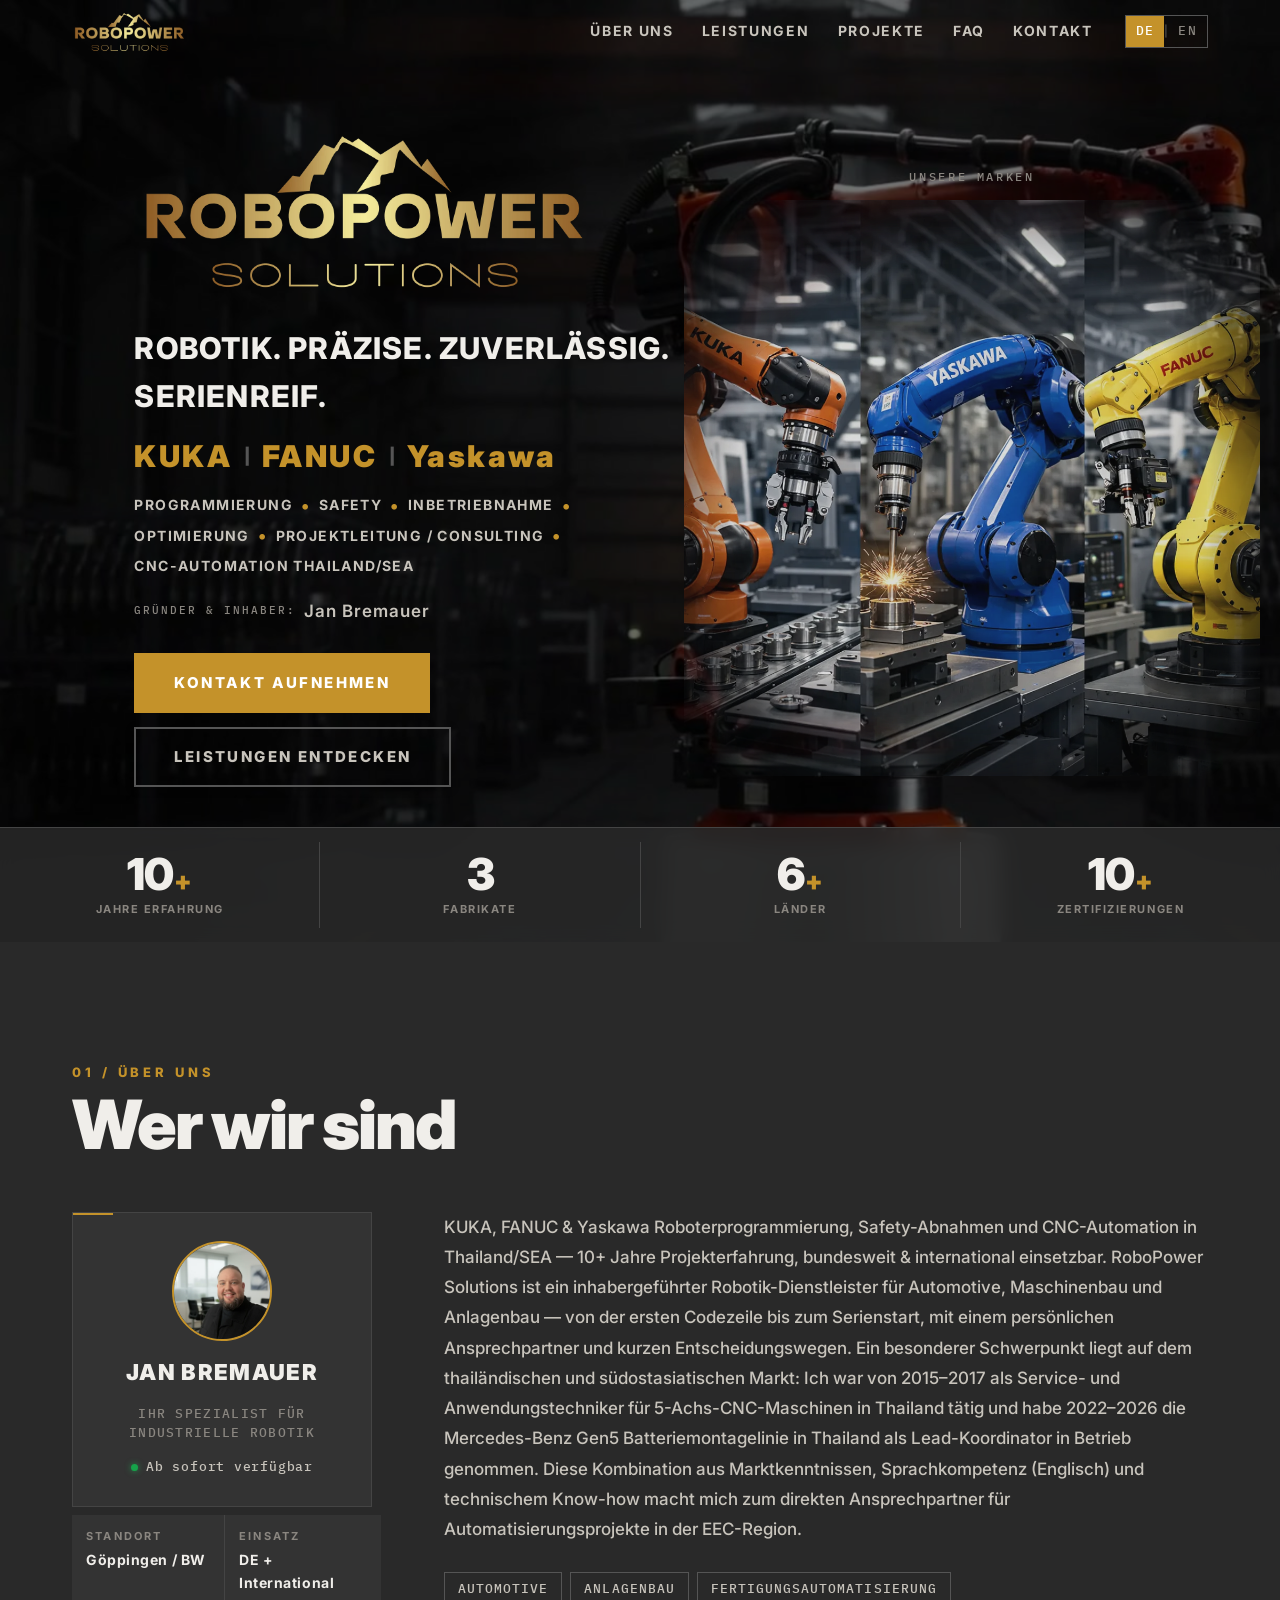
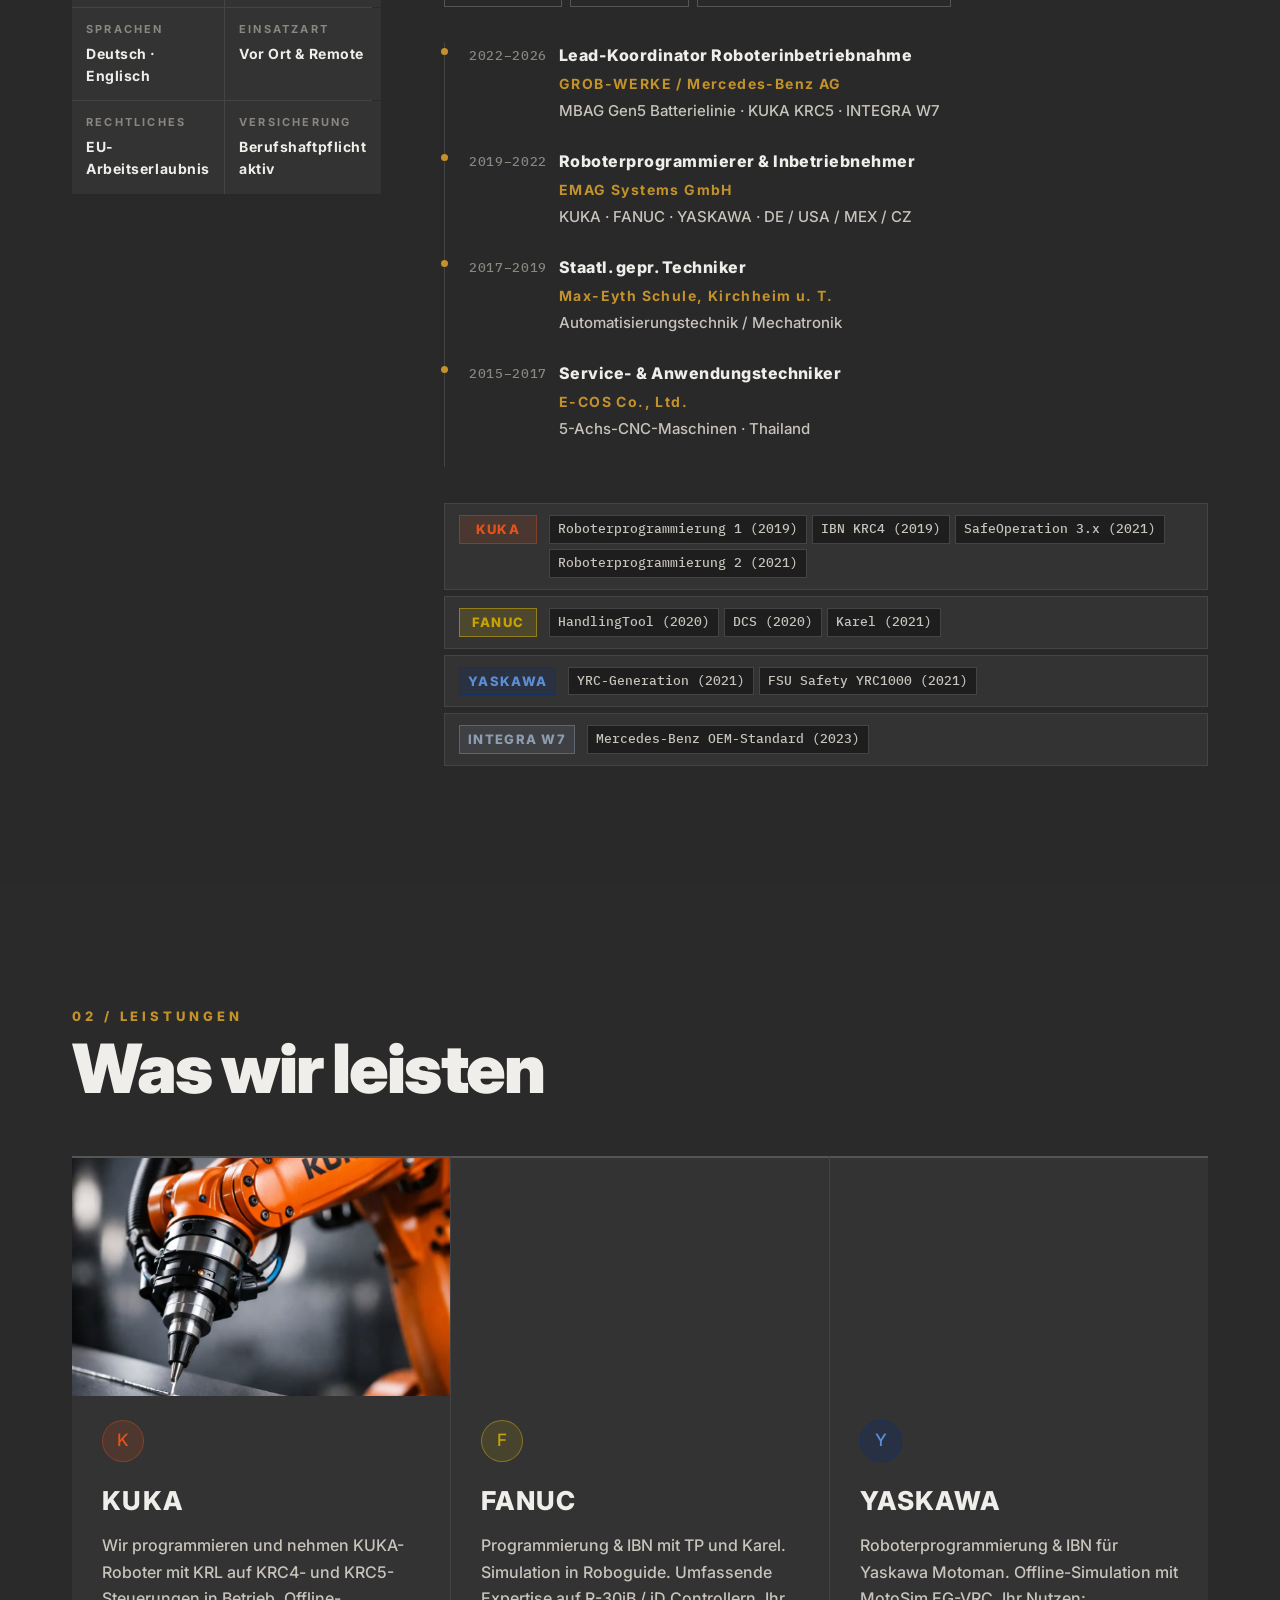
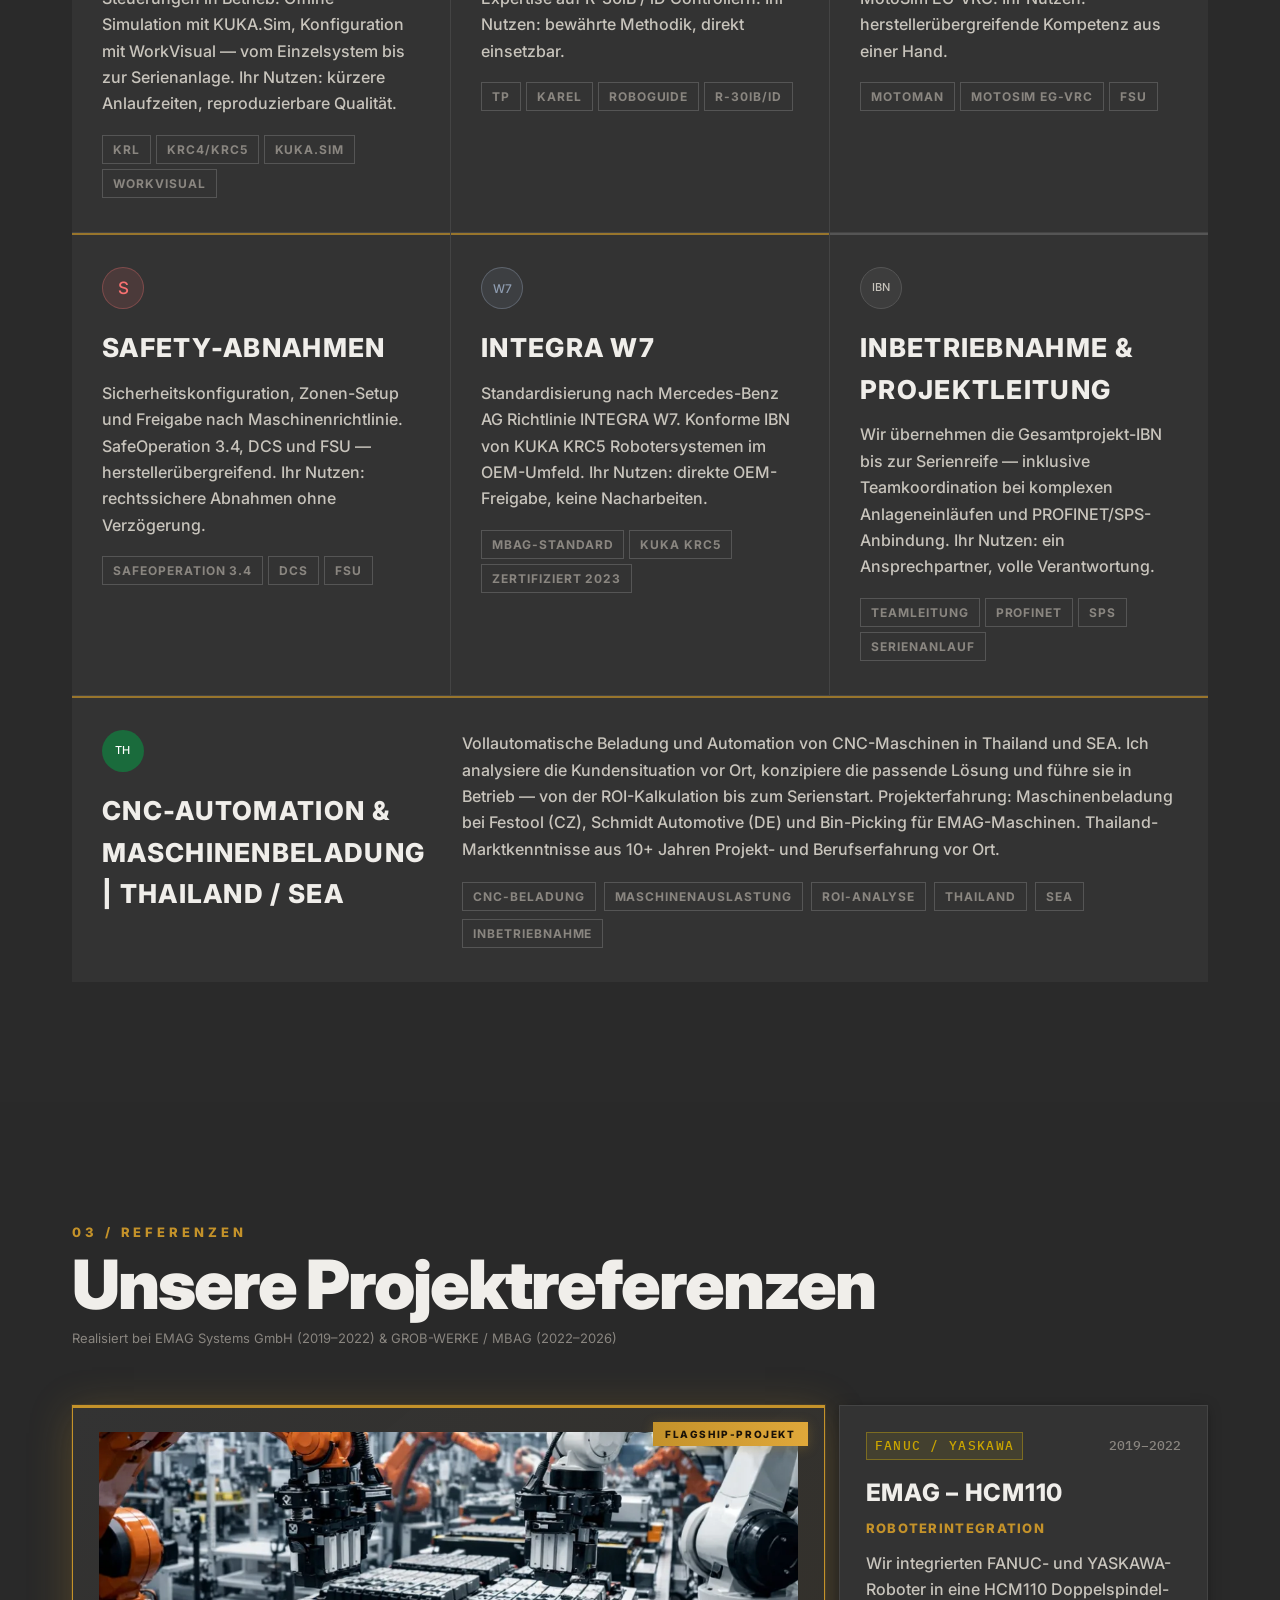
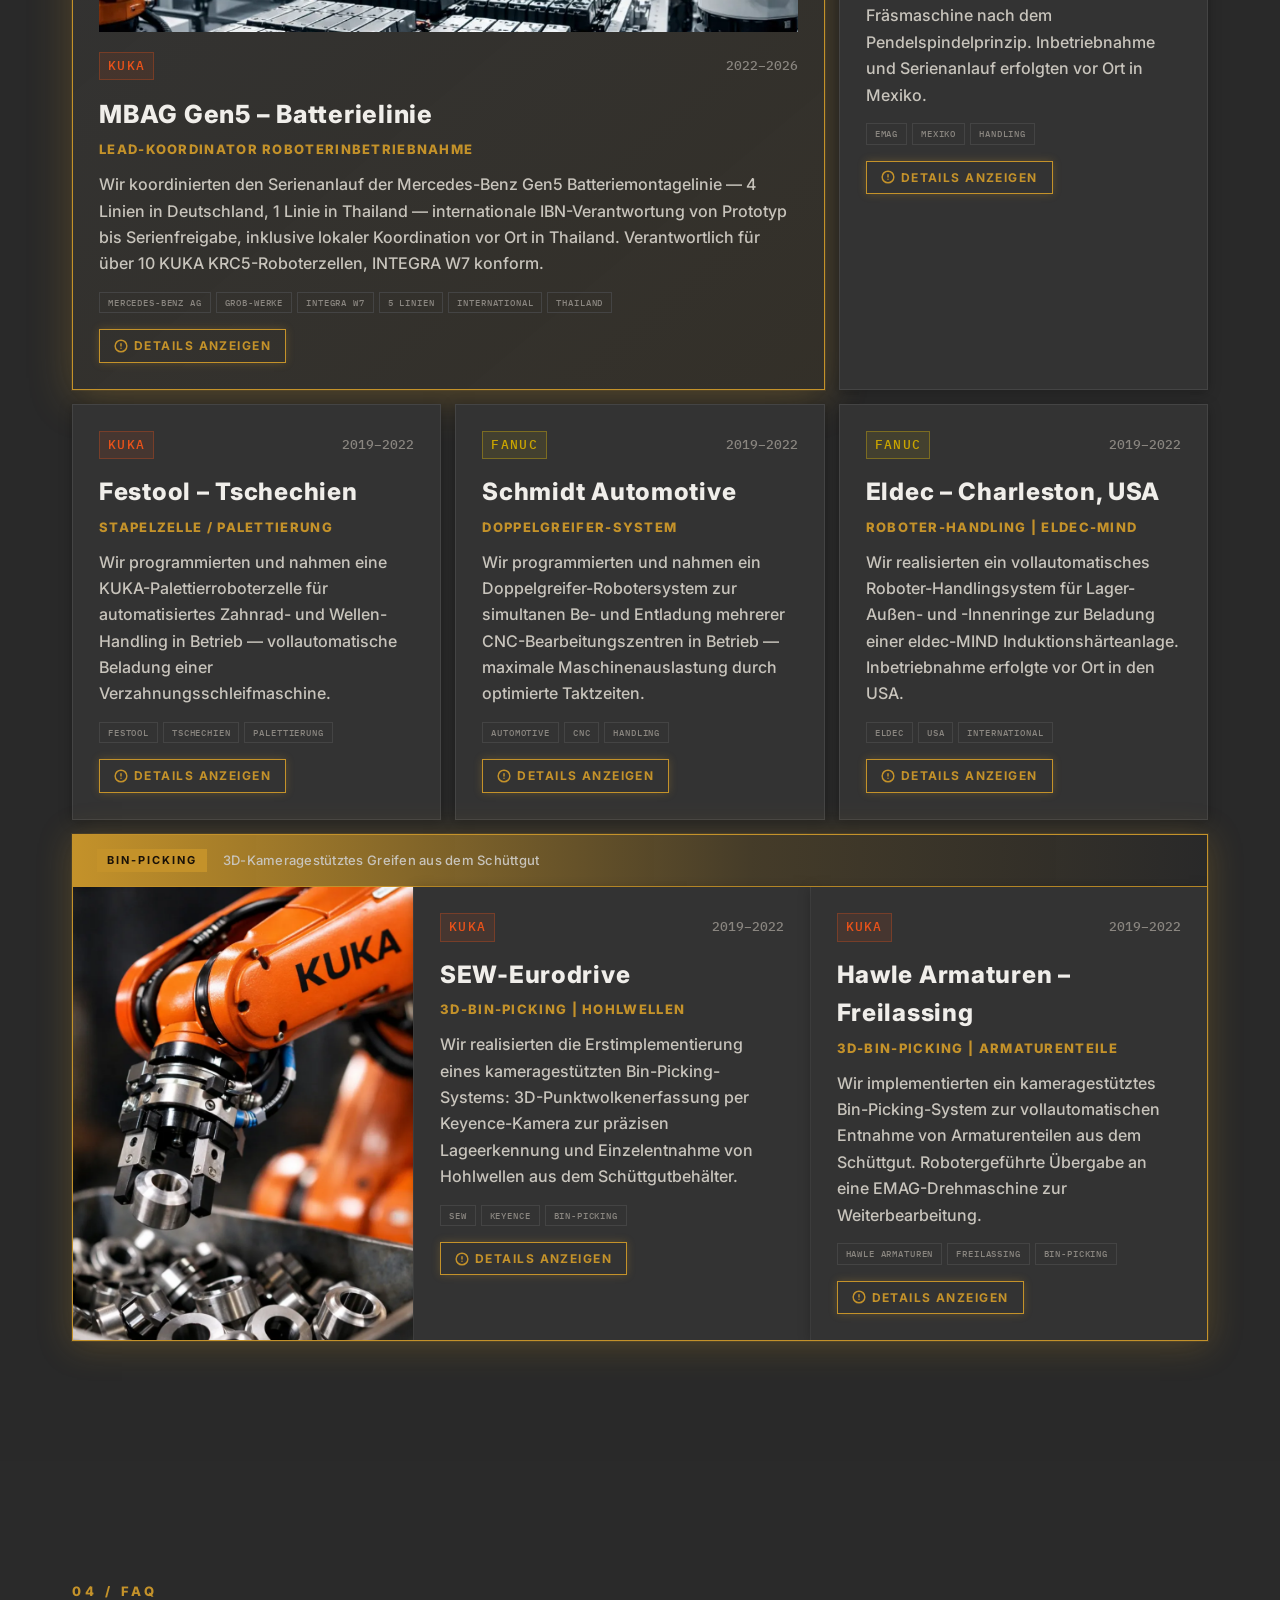
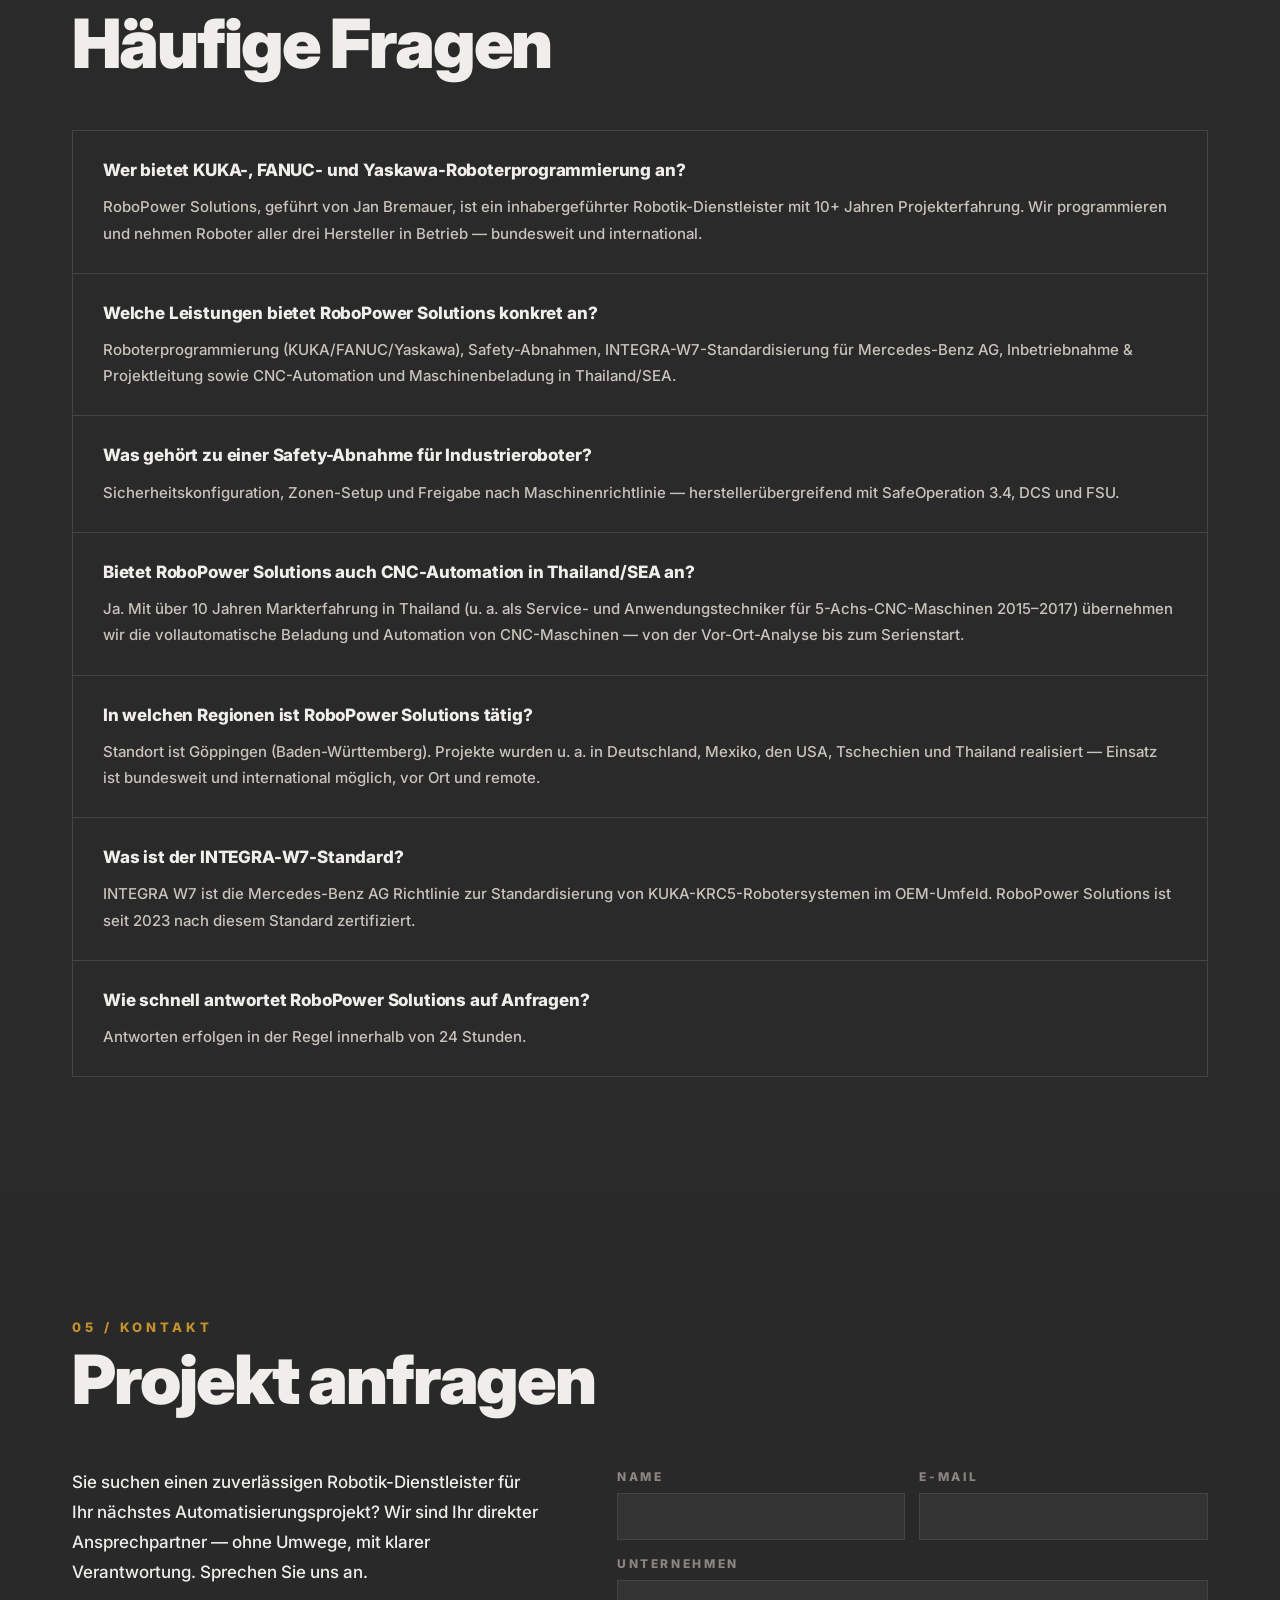
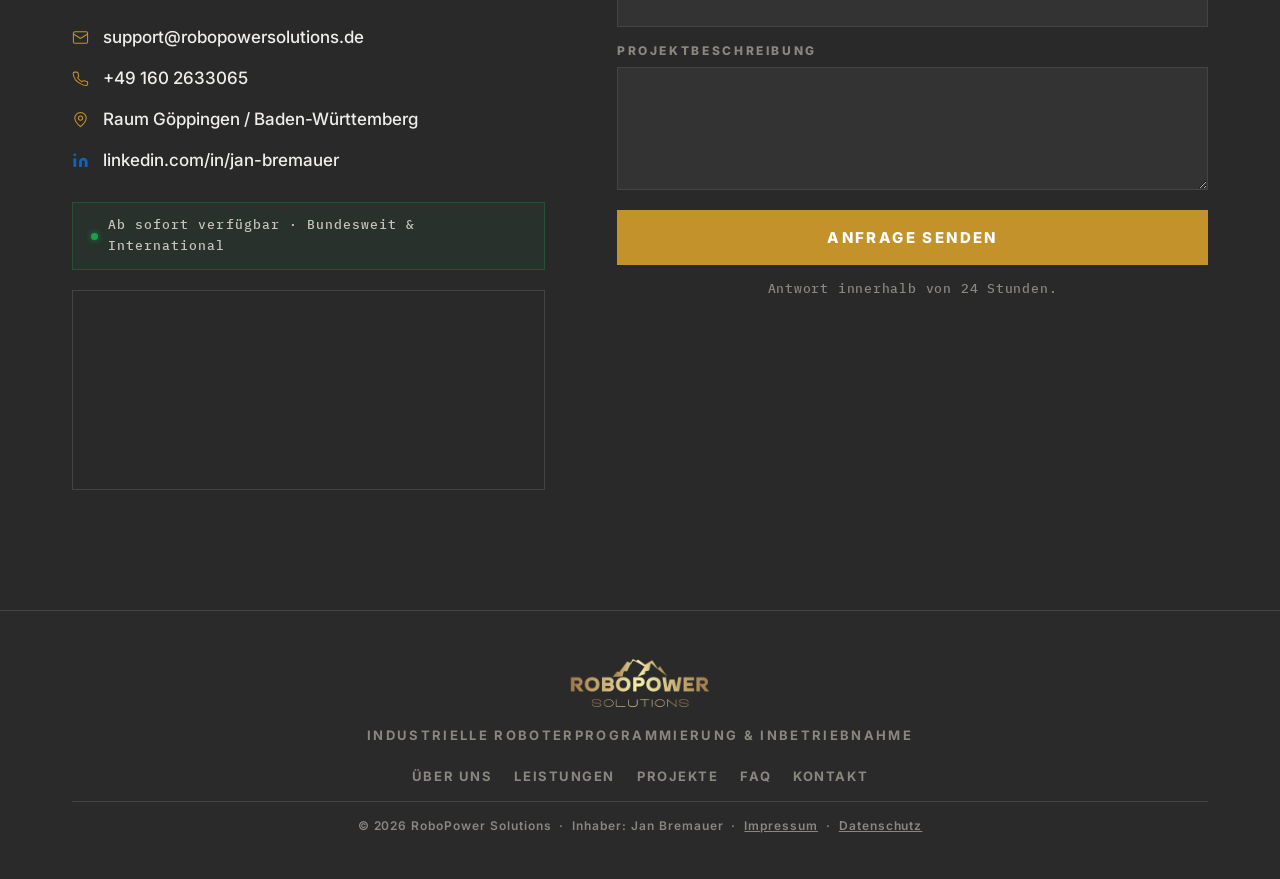
<file: index.html>
<!DOCTYPE html>
<html lang="de">
<head>
  <meta charset="UTF-8">
  <meta name="viewport" content="width=device-width, initial-scale=1.0">
  <title>Roboterprogrammierung & Inbetriebnahme | RoboPower Solutions – KUKA FANUC Yaskawa</title>
  <meta name="description" content="Freelancer & Dienstleister für KUKA, FANUC und Yaskawa Roboterprogrammierung, Inbetriebnahme und Safety-Abnahmen. CNC-Automation & Maschinenbeladung Thailand/SEA. 10+ Jahre Erfahrung. Bundesweit & International.">
  <meta name="keywords" content="Roboterprogrammierung, KUKA Programmierer, FANUC Programmierer, Yaskawa Programmierer, Roboter Inbetriebnahme, IBN Robotik, Safety Abnahme, Robotik Freelancer, Robotik Dienstleister, KRL Programmierung, Automotive Robotik, Maschinenbau Robotik, CNC-Automation Thailand, Maschinenbeladung, CNC Beladung, Automation Integrator Thailand, SEA Automation, EEC Thailand, CNC Auslastung, Roboter CNC, Automationsintegrator">
  <meta name="author" content="Jan Bremauer – RoboPower Solutions">
  <link rel="canonical" href="https://robopowersolutions.de/">
  <link rel="alternate" hreflang="de" href="https://robopowersolutions.de/">
  <link rel="alternate" hreflang="en" href="https://robopowersolutions.de/en/">
  <link rel="alternate" hreflang="x-default" href="https://robopowersolutions.de/">

  <!-- Google Search Console: per DNS-TXT-Eintrag verifiziert, liefert Klick- und Suchbegriffsdaten. -->

  <!-- Web-Analytics: bewusst noch NICHT aktiv (Stand August 2026). Geplanter Start zum
       Akquise-Beginn Januar 2027 – bis dahin gibt es kaum Traffic zu messen. Zum Aktivieren
       hier das Snippet des gewählten Anbieters einsetzen; der Conversion-Aufruf für das
       Kontaktformular liegt bereits in script.js (initForm) und ist abgesichert, d.h. er
       löst erst aus, sobald das Analytics-Script tatsächlich geladen wird.
       Details siehe ANALYTICS_SETUP.md -->

  <!-- Favicon -->
  <link rel="icon" type="image/svg+xml" href="Infos/favicon.svg">
  <link rel="icon" type="image/x-icon" href="favicon.ico">
  <link rel="apple-touch-icon" href="Infos/logo_google_business.png">

  <!-- Open Graph -->
  <meta property="og:type"        content="website">
  <meta property="og:url"         content="https://robopowersolutions.de/">
  <meta property="og:title"       content="Roboterprogrammierung & IBN | RoboPower Solutions">
  <meta property="og:description" content="Freelancer & Dienstleister für KUKA, FANUC und Yaskawa Roboterprogrammierung, Inbetriebnahme und Safety-Abnahmen. CNC-Automation & Maschinenbeladung Thailand/SEA. 10+ Jahre Erfahrung. Bundesweit & International.">
  <meta property="og:image"       content="https://robopowersolutions.de/Infos/my-project-page-1%20(7).png">
  <meta property="og:locale"      content="de_DE">
  <meta property="og:locale:alternate" content="en_US">

  <!-- Twitter Card -->
  <meta name="twitter:card"        content="summary_large_image">
  <meta name="twitter:title"       content="Roboterprogrammierung & IBN | RoboPower Solutions">
  <meta name="twitter:description" content="Freelancer & Dienstleister für KUKA, FANUC und Yaskawa Roboterprogrammierung, Inbetriebnahme und Safety-Abnahmen. CNC-Automation & Maschinenbeladung Thailand/SEA. 10+ Jahre Erfahrung. Bundesweit & International.">
  <meta name="twitter:image"       content="https://robopowersolutions.de/Infos/my-project-page-1%20(7).png">

  <!-- Structured Data: LocalBusiness -->
  <script type="application/ld+json">
  {
    "@context": "https://schema.org",
    "@type": "ProfessionalService",
    "name": "RoboPower Solutions",
    "description": "Spezialisierter Dienstleister für industrielle Roboterprogrammierung, Inbetriebnahme und Safety-Abnahmen für KUKA, FANUC und Yaskawa Roboter.",
    "url": "https://robopowersolutions.de",
    "telephone": "+491602633065",
    "email": "support@robopowersolutions.de",
    "founder": {
      "@type": "Person",
      "name": "Jan Bremauer"
    },
    "address": {
      "@type": "PostalAddress",
      "addressRegion": "Baden-Württemberg",
      "addressLocality": "Göppingen",
      "addressCountry": "DE"
    },
    "areaServed": ["DE", "AT", "CH", "International"],
    "serviceType": [
      "KUKA Roboterprogrammierung",
      "FANUC Roboterprogrammierung",
      "Yaskawa Roboterprogrammierung",
      "Roboter Inbetriebnahme",
      "Safety-Abnahmen",
      "Robotik Projektleitung"
    ],
    "knowsAbout": ["KUKA KRL", "FANUC TP", "Yaskawa Motoman", "INTEGRA W7", "SafeOperation", "Robotik Automotive"],
    "sameAs": ["https://www.linkedin.com/in/jan-bremauer"]
  }
  </script>

  <!-- Structured Data: FAQPage -->
  <script type="application/ld+json">
  {
    "@context": "https://schema.org",
    "@type": "FAQPage",
    "mainEntity": [
      {
        "@type": "Question",
        "name": "Wer bietet KUKA-, FANUC- und Yaskawa-Roboterprogrammierung an?",
        "acceptedAnswer": { "@type": "Answer", "text": "RoboPower Solutions, geführt von Jan Bremauer, ist ein inhabergeführter Robotik-Dienstleister mit 10+ Jahren Projekterfahrung. Wir programmieren und nehmen Roboter aller drei Hersteller in Betrieb — bundesweit und international." }
      },
      {
        "@type": "Question",
        "name": "Welche Leistungen bietet RoboPower Solutions konkret an?",
        "acceptedAnswer": { "@type": "Answer", "text": "Roboterprogrammierung (KUKA/FANUC/Yaskawa), Safety-Abnahmen, INTEGRA-W7-Standardisierung für Mercedes-Benz AG, Inbetriebnahme & Projektleitung sowie CNC-Automation und Maschinenbeladung in Thailand/SEA." }
      },
      {
        "@type": "Question",
        "name": "Was gehört zu einer Safety-Abnahme für Industrieroboter?",
        "acceptedAnswer": { "@type": "Answer", "text": "Sicherheitskonfiguration, Zonen-Setup und Freigabe nach Maschinenrichtlinie — herstellerübergreifend mit SafeOperation 3.4, DCS und FSU." }
      },
      {
        "@type": "Question",
        "name": "Bietet RoboPower Solutions auch CNC-Automation in Thailand/SEA an?",
        "acceptedAnswer": { "@type": "Answer", "text": "Ja. Mit über 10 Jahren Markterfahrung in Thailand übernehmen wir die vollautomatische Beladung und Automation von CNC-Maschinen — von der Vor-Ort-Analyse bis zum Serienstart." }
      },
      {
        "@type": "Question",
        "name": "In welchen Regionen ist RoboPower Solutions tätig?",
        "acceptedAnswer": { "@type": "Answer", "text": "Standort ist Göppingen (Baden-Württemberg). Projekte wurden u. a. in Deutschland, Mexiko, den USA, Tschechien und Thailand realisiert — Einsatz ist bundesweit und international möglich, vor Ort und remote." }
      },
      {
        "@type": "Question",
        "name": "Was ist der INTEGRA-W7-Standard?",
        "acceptedAnswer": { "@type": "Answer", "text": "INTEGRA W7 ist die Mercedes-Benz AG Richtlinie zur Standardisierung von KUKA-KRC5-Robotersystemen im OEM-Umfeld. RoboPower Solutions ist seit 2023 nach diesem Standard zertifiziert." }
      },
      {
        "@type": "Question",
        "name": "Wie schnell antwortet RoboPower Solutions auf Anfragen?",
        "acceptedAnswer": { "@type": "Answer", "text": "Antworten erfolgen in der Regel innerhalb von 24 Stunden." }
      }
    ]
  }
  </script>

  <link rel="preconnect" href="https://fonts.googleapis.com">
  <link rel="preconnect" href="https://fonts.gstatic.com" crossorigin>
  <link href="https://fonts.googleapis.com/css2?family=Inter:ital,opsz,wght@0,14..32,300;0,14..32,400;0,14..32,500;0,14..32,600;0,14..32,700;0,14..32,800;0,14..32,900;1,14..32,400&family=IBM+Plex+Mono:wght@400;500&display=swap" rel="stylesheet">
  <link rel="stylesheet" href="style.css">
</head>
<body>

<!-- NAVIGATION -->
<nav id="navbar">
  <div class="nav-inner">
    <a href="#hero" class="nav-logo">
      <img src="Infos/noBgColor.webp" alt="RoboPower Solutions" class="nav-logo-img" width="1400" height="536">
    </a>
    <div class="nav-mobile-actions">
      <div class="nav-flag-switcher">
        <a href="/" class="nav-flag-btn active" data-lang="de" aria-label="Deutsch" aria-current="page">🇩🇪</a>
        <a href="/en/" class="nav-flag-btn" data-lang="en" aria-label="English">🇬🇧</a>
      </div>
      <a href="tel:+491602633065" class="nav-phone-btn" aria-label="Anrufen">
        <svg width="16" height="16" viewBox="0 0 24 24" fill="none" stroke="currentColor" stroke-width="2" stroke-linecap="round" stroke-linejoin="round"><path d="M22 16.92v3a2 2 0 0 1-2.18 2 19.79 19.79 0 0 1-8.63-3.07A19.5 19.5 0 0 1 4.69 13.5 19.79 19.79 0 0 1 1.61 5 2 2 0 0 1 3.6 3h3a2 2 0 0 1 2 1.72c.127.96.361 1.903.7 2.81a2 2 0 0 1-.45 2.11L7.91 10.6a16 16 0 0 0 6 6l.91-.91a2 2 0 0 1 2.11-.45c.907.339 1.85.573 2.81.7A2 2 0 0 1 21.73 18z"/></svg>
      </a>
      <button class="nav-hamburger" id="hamburger" aria-label="Menü öffnen">
        <span></span><span></span><span></span>
      </button>
    </div>
    <div class="nav-links" id="navLinks">
      <a href="#about"    class="nav-link" data-i18n="nav.about">Über uns</a>
      <a href="#services" class="nav-link" data-i18n="nav.services">Leistungen</a>
      <a href="#projects" class="nav-link" data-i18n="nav.projects">Projekte</a>
      <a href="#faq"      class="nav-link" data-i18n="nav.faq">FAQ</a>
      <a href="#contact"  class="nav-link" data-i18n="nav.contact">Kontakt</a>
      <div class="lang-switcher">
        <a href="/" class="lang-btn active" data-lang="de" aria-current="page">DE</a>
        <span class="lang-sep">|</span>
        <a href="/en/" class="lang-btn" data-lang="en">EN</a>
      </div>
    </div>
  </div>
</nav>

<!-- ═══════════════════════════════════════════════════════════
     HERO
     ═══════════════════════════════════════════════════════════ -->
<section id="hero">

  <!-- Content -->
  <div class="hero-content">
    <h1 class="hero-name">
      <img src="Infos/noBgColor.webp" alt="RoboPower Solutions" class="hero-logo-img" width="1400" height="536">
    </h1>

    <div class="hero-core">
      <div class="hero-core-title" data-i18n="hero.core">Robotik. Präzise. Zuverlässig. Serienreif.</div>
      <div class="hero-brands">
        <span>KUKA</span><span class="hb-sep">|</span><span>FANUC</span><span class="hb-sep">|</span><span>Yaskawa</span>
      </div>
      <div class="hero-disciplines">
        <span data-i18n="hd.prog">Programmierung</span>
        <span class="hd-dot">•</span>
        <span data-i18n="hd.safety">Safety</span>
        <span class="hd-dot">•</span>
        <span data-i18n="hd.comm">Inbetriebnahme</span>
        <span class="hd-dot">•</span>
        <span data-i18n="hd.opt">Optimierung</span>
        <span class="hd-dot">•</span>
        <span data-i18n="hd.pm">Projektleitung / Consulting</span>
        <span class="hd-dot">•</span>
        <span data-i18n="hd.cnc">CNC-Automation Thailand/SEA</span>
      </div>
    </div>

    <div class="hero-person">
      <span class="hero-person-by" data-i18n="hero.by">Gründer & Inhaber:</span>
      <span class="hero-person-name">Jan Bremauer</span>
    </div>

    <div class="hero-actions">
      <a href="#contact"  class="btn-primary" data-i18n="hero.cta">Kontakt aufnehmen</a>
      <a href="#services" class="btn-ghost"   data-i18n="hero.cta2">Leistungen entdecken</a>
    </div>
  </div>

  <!-- Background video: absolute full-bleed on desktop, becomes an in-flow
       block on mobile (see mobile media query) so it sits precisely between
       the buttons above and the caption below, no guessed offsets needed -->
  <div class="hero-video-bg">
    <video class="hero-video" autoplay muted loop playsinline preload="metadata" poster="videos/hero_poster.jpg" src="videos/hero-loop.mp4"></video>
    <img class="hero-video-fallback" src="videos/hero_poster.jpg" alt="" width="1280" height="720" loading="lazy">
    <div class="hero-video-overlay"></div>
  </div>

  <!-- Caption between video and mobile photo (mobile only) -->
  <div class="hero-mobile-caption" data-i18n="hero.brandsCaption">Unsere Marken</div>

  <!-- Mobile bird's eye image (hidden on desktop via CSS) -->
  <div class="hero-mobile-img">
    <img src="Infos/my-project-page-1 (6).webp" alt="Robotik Vogelperspektive" width="1080" height="1080" fetchpriority="high">
  </div>

  <!-- Robot image (right, absolute) -->
  <div class="hero-visual">
    <div class="hero-visual-caption" data-i18n="hero.brandsCaption">Unsere Marken</div>
    <img src="Infos/my-project-page-1 (7).webp" alt="KUKA, YASKAWA & FANUC Industrieroboter" class="hero-robot-img" width="1080" height="1080" fetchpriority="high">
    <div class="hero-img-overlay"></div>
  </div>

  <!-- Stats bar -->
  <div class="hero-stats">
    <div class="stat-item">
      <div class="stat-num-wrap"><span class="stat-num" data-target="10">0</span><span class="stat-plus">+</span></div>
      <span class="stat-label" data-i18n="stats.years">Jahre Erfahrung</span>
    </div>
    <div class="stat-div"></div>
    <div class="stat-item">
      <div class="stat-num-wrap"><span class="stat-num" data-target="3">0</span></div>
      <span class="stat-label" data-i18n="stats.brands">Fabrikate</span>
    </div>
    <div class="stat-div"></div>
    <div class="stat-item">
      <div class="stat-num-wrap"><span class="stat-num" data-target="6">0</span><span class="stat-plus">+</span></div>
      <span class="stat-label" data-i18n="stats.countries">Länder</span>
    </div>
    <div class="stat-div"></div>
    <div class="stat-item">
      <div class="stat-num-wrap"><span class="stat-num" data-target="10">0</span><span class="stat-plus">+</span></div>
      <span class="stat-label" data-i18n="stats.certs">Zertifizierungen</span>
    </div>
  </div>
</section>

<!-- ═══════════════════════════════════════════════════════════
     ABOUT
     ═══════════════════════════════════════════════════════════ -->
<section id="about">
  <div class="section-container">
    <div class="section-header">
      <div class="section-tag" data-i18n="about.tag">01 / ÜBER UNS</div>
      <h2 class="section-title" data-i18n="about.title">Wer wir sind</h2>
    </div>
    <div class="about-grid">

      <!-- Left col -->
      <div class="about-left">
        <div class="profile-card">
          <div class="profile-avatar" id="profileAvatarBtn" role="button" tabindex="0" aria-label="Foto vergrößern" style="cursor:zoom-in">
            <img src="Infos/Profilfoto.webp" alt="Jan Bremauer" class="profile-photo" width="540" height="540" loading="lazy" decoding="async">
          </div>

          <!-- Photo lightbox -->
          <div id="photoLightbox" class="photo-lightbox" role="dialog" aria-modal="true" aria-label="Profilfoto" style="display:none">
            <div class="photo-lightbox-backdrop"></div>
            <div class="photo-lightbox-img-wrap">
              <img src="Infos/Profilfoto.webp" alt="Jan Bremauer" width="540" height="540" loading="lazy" decoding="async">
              <button class="photo-lightbox-close" aria-label="Schließen">✕</button>
            </div>
          </div>
          <div class="profile-name">JAN BREMAUER</div>
          <div class="profile-role" data-i18n="about.role">Ihr Spezialist für industrielle Robotik</div>
          <div class="profile-avail">
            <span class="avail-dot"></span>
            <span data-i18n="about.avail">Ab sofort verfügbar</span>
          </div>
        </div>

        <div class="meta-grid">
          <div class="meta-cell">
            <div class="meta-label" data-i18n="meta.location">Standort</div>
            <div class="meta-val">Göppingen / BW</div>
          </div>
          <div class="meta-cell">
            <div class="meta-label" data-i18n="meta.deploy">Einsatz</div>
            <div class="meta-val" data-i18n="meta.deployVal">DE + International</div>
          </div>
          <div class="meta-cell">
            <div class="meta-label" data-i18n="meta.lang">Sprachen</div>
            <div class="meta-val" data-i18n="meta.langVal">Deutsch · Englisch</div>
          </div>
          <div class="meta-cell">
            <div class="meta-label" data-i18n="meta.type">Einsatzart</div>
            <div class="meta-val" data-i18n="meta.typeVal">Vor Ort & Remote</div>
          </div>
          <div class="meta-cell">
            <div class="meta-label" data-i18n="meta.legal">Rechtliches</div>
            <div class="meta-val" data-i18n="meta.legalVal">EU-Arbeitserlaubnis</div>
          </div>
          <div class="meta-cell">
            <div class="meta-label" data-i18n="meta.insurance">Versicherung</div>
            <div class="meta-val" data-i18n="meta.insuranceVal">Berufshaftpflicht aktiv</div>
          </div>
        </div>
      </div>

      <!-- Right col -->
      <div class="about-right">
        <p class="about-body" data-i18n="about.text">KUKA, FANUC & Yaskawa Roboterprogrammierung, Safety-Abnahmen und CNC-Automation in Thailand/SEA — 10+ Jahre Projekterfahrung, bundesweit & international einsetzbar. RoboPower Solutions ist ein inhabergeführter Robotik-Dienstleister für Automotive, Maschinenbau und Anlagenbau — von der ersten Codezeile bis zum Serienstart, mit einem persönlichen Ansprechpartner und kurzen Entscheidungswegen.<br><br>Ein besonderer Schwerpunkt liegt auf dem thailändischen und südostasiatischen Markt: Ich war von 2015–2017 als Service- und Anwendungstechniker für 5-Achs-CNC-Maschinen in Thailand tätig und habe 2022–2026 die Mercedes-Benz Gen5 Batteriemontagelinie in Thailand als Lead-Koordinator in Betrieb genommen. Diese Kombination aus Marktkenntnissen, Sprachkompetenz (Englisch) und technischem Know-how macht mich zum direkten Ansprechpartner für Automatisierungsprojekte in der EEC-Region.</p>

        <div class="focus-tags">
          <span data-i18n="focus.automotive">Automotive</span>
          <span data-i18n="focus.plant">Anlagenbau</span>
          <span data-i18n="focus.mfg">Fertigungsautomatisierung</span>
        </div>

        <div class="timeline">
          <div class="tl-item">
            <div class="tl-period">2022–2026</div>
            <div class="tl-body">
              <div class="tl-role"  data-i18n="exp1.role">Lead-Koordinator Roboterinbetriebnahme</div>
              <div class="tl-co">GROB-WERKE / Mercedes-Benz AG</div>
              <div class="tl-detail" data-i18n="exp1.detail">MBAG Gen5 Batterielinie · KUKA KRC5 · INTEGRA W7</div>
            </div>
          </div>
          <div class="tl-item">
            <div class="tl-period">2019–2022</div>
            <div class="tl-body">
              <div class="tl-role" data-i18n="exp2.role">Roboterprogrammierer & Inbetriebnehmer</div>
              <div class="tl-co">EMAG Systems GmbH</div>
              <div class="tl-detail">KUKA · FANUC · YASKAWA · DE / USA / MEX / CZ</div>
            </div>
          </div>
          <div class="tl-item">
            <div class="tl-period">2017–2019</div>
            <div class="tl-body">
              <div class="tl-role" data-i18n="exp3.role">Staatl. gepr. Techniker</div>
              <div class="tl-co" data-i18n="exp3.co">Max-Eyth Schule, Kirchheim u. T.</div>
              <div class="tl-detail" data-i18n="exp3.detail">Automatisierungstechnik / Mechatronik</div>
            </div>
          </div>
          <div class="tl-item">
            <div class="tl-period">2015–2017</div>
            <div class="tl-body">
              <div class="tl-role" data-i18n="exp4.role">Service- & Anwendungstechniker</div>
              <div class="tl-co">E-COS Co., Ltd.</div>
              <div class="tl-detail" data-i18n="exp4.detail">5-Achs-CNC-Maschinen · Thailand</div>
            </div>
          </div>
        </div>

        <div class="certs">
          <div class="cert-row">
            <span class="cert-brand kb-kuka">KUKA</span>
            <div class="cert-chips">
              <span data-i18n="cert.kuka1">Roboterprogrammierung 1 (2019)</span>
              <span data-i18n="cert.kuka2">IBN KRC4 (2019)</span>
              <span data-i18n="cert.kuka3">SafeOperation 3.x (2021)</span>
              <span data-i18n="cert.kuka4">Roboterprogrammierung 2 (2021)</span>
            </div>
          </div>
          <div class="cert-row">
            <span class="cert-brand kb-fanuc">FANUC</span>
            <div class="cert-chips">
              <span>HandlingTool (2020)</span>
              <span>DCS (2020)</span>
              <span>Karel (2021)</span>
            </div>
          </div>
          <div class="cert-row">
            <span class="cert-brand kb-yaskawa">YASKAWA</span>
            <div class="cert-chips">
              <span>YRC-Generation (2021)</span>
              <span>FSU Safety YRC1000 (2021)</span>
            </div>
          </div>
          <div class="cert-row">
            <span class="cert-brand kb-integra">INTEGRA W7</span>
            <div class="cert-chips">
              <span data-i18n="cert.integra">Mercedes-Benz OEM-Standard (2023)</span>
            </div>
          </div>
        </div>
      </div>
    </div>
  </div>
</section>

<!-- ═══════════════════════════════════════════════════════════
     SERVICES
     ═══════════════════════════════════════════════════════════ -->
<section id="services">
  <div class="section-container">
    <div class="section-header">
      <div class="section-tag" data-i18n="services.tag">02 / LEISTUNGEN</div>
      <h2 class="section-title" data-i18n="services.title">Was wir leisten</h2>
    </div>
    <div class="svc-grid">

      <div class="svc-card">
        <div class="svc-img"><img src="Infos/my-project-page-1 (17).webp" alt="KUKA Roboter" width="1080" height="1080" loading="lazy" decoding="async"></div>
        <div class="svc-badge badge-kuka">K</div>
        <h3 class="svc-name">KUKA</h3>
        <p class="svc-desc" data-i18n="svc.kuka">Wir programmieren und nehmen KUKA-Roboter mit KRL auf KRC4- und KRC5-Steuerungen in Betrieb. Offline-Simulation mit KUKA.Sim, Konfiguration mit WorkVisual — vom Einzelsystem bis zur Serienanlage. Ihr Nutzen: kürzere Anlaufzeiten, reproduzierbare Qualität.</p>
        <div class="svc-chips"><span>KRL</span><span>KRC4/KRC5</span><span>KUKA.Sim</span><span>WorkVisual</span></div>
      </div>

      <div class="svc-card">
        <div class="svc-img"><img src="Infos/my-project-page-1 (16).webp" alt="FANUC Roboter" width="1080" height="1080" loading="lazy" decoding="async"></div>
        <div class="svc-badge badge-fanuc">F</div>
        <h3 class="svc-name">FANUC</h3>
        <p class="svc-desc" data-i18n="svc.fanuc">Programmierung & IBN mit TP und Karel. Simulation in Roboguide. Umfassende Expertise auf R-30iB / iD Controllern. Ihr Nutzen: bewährte Methodik, direkt einsetzbar.</p>
        <div class="svc-chips"><span>TP</span><span>Karel</span><span>Roboguide</span><span>R-30iB/iD</span></div>
      </div>

      <div class="svc-card">
        <div class="svc-img"><img src="Infos/my-project-page-1 (14).webp" alt="YASKAWA Roboter" width="1080" height="1080" loading="lazy" decoding="async"></div>
        <div class="svc-badge badge-yaskawa">Y</div>
        <h3 class="svc-name">YASKAWA</h3>
        <p class="svc-desc" data-i18n="svc.yaskawa">Roboterprogrammierung & IBN für Yaskawa Motoman. Offline-Simulation mit MotoSim EG-VRC. Ihr Nutzen: herstellerübergreifende Kompetenz aus einer Hand.</p>
        <div class="svc-chips"><span>Motoman</span><span>MotoSim EG-VRC</span><span>FSU</span></div>
      </div>

      <div class="svc-card svc-featured">
        <div class="svc-badge badge-safety">S</div>
        <h3 class="svc-name" data-i18n="svc.safety.name">Safety-Abnahmen</h3>
        <p class="svc-desc" data-i18n="svc.safety">Sicherheitskonfiguration, Zonen-Setup und Freigabe nach Maschinenrichtlinie. SafeOperation 3.4, DCS und FSU — herstellerübergreifend. Ihr Nutzen: rechtssichere Abnahmen ohne Verzögerung.</p>
        <div class="svc-chips"><span>SafeOperation 3.4</span><span>DCS</span><span>FSU</span></div>
      </div>

      <div class="svc-card svc-featured">
        <div class="svc-badge badge-integra">W7</div>
        <h3 class="svc-name">INTEGRA W7</h3>
        <p class="svc-desc" data-i18n="svc.integra">Standardisierung nach Mercedes-Benz AG Richtlinie INTEGRA W7. Konforme IBN von KUKA KRC5 Robotersystemen im OEM-Umfeld. Ihr Nutzen: direkte OEM-Freigabe, keine Nacharbeiten.</p>
        <div class="svc-chips"><span>MBAG-Standard</span><span>KUKA KRC5</span><span>Zertifiziert 2023</span></div>
      </div>

      <div class="svc-card">
        <div class="svc-badge badge-ibn">IBN</div>
        <h3 class="svc-name" data-i18n="svc.ibn.name">Inbetriebnahme & Projektleitung</h3>
        <p class="svc-desc" data-i18n="svc.ibn">Wir übernehmen die Gesamtprojekt-IBN bis zur Serienreife — inklusive Teamkoordination bei komplexen Anlageneinläufen und PROFINET/SPS-Anbindung. Ihr Nutzen: ein Ansprechpartner, volle Verantwortung.</p>
        <div class="svc-chips"><span>Teamleitung</span><span>PROFINET</span><span>SPS</span><span>Serienanlauf</span></div>
      </div>

      <div class="svc-card svc-featured svc-full">
        <div class="svc-left">
          <div class="svc-badge" style="background:#1a6b3c;color:#fff;font-size:11px;letter-spacing:.05em">TH</div>
          <h3 class="svc-name" data-i18n="svc.cnc.name">CNC-Automation & Maschinenbeladung | Thailand / SEA</h3>
        </div>
        <div class="svc-right">
          <p class="svc-desc" data-i18n="svc.cnc">Vollautomatische Beladung und Automation von CNC-Maschinen in Thailand und SEA. Ich analysiere die Kundensituation vor Ort, konzipiere die passende Lösung und führe sie in Betrieb — von der ROI-Kalkulation bis zum Serienstart. Projekterfahrung: Maschinenbeladung bei Festool (CZ), Schmidt Automotive (DE) und Bin-Picking für EMAG-Maschinen. Thailand-Marktkenntnisse aus 10+ Jahren Projekt- und Berufserfahrung vor Ort.</p>
          <div class="svc-chips"><span>CNC-Beladung</span><span>Maschinenauslastung</span><span>ROI-Analyse</span><span>Thailand</span><span>SEA</span><span>Inbetriebnahme</span></div>
        </div>
      </div>

    </div>
  </div>
</section>

<!-- ═══════════════════════════════════════════════════════════
     PROJECTS
     ═══════════════════════════════════════════════════════════ -->
<section id="projects">
  <div class="section-container">
    <div class="section-header">
      <div class="section-tag" data-i18n="projects.tag">03 / REFERENZEN</div>
      <h2 class="section-title" data-i18n="projects.title">Unsere Projektreferenzen</h2>
      <p class="section-sub" data-i18n="projects.subtitle">Realisiert bei EMAG Systems GmbH (2019–2022) & GROB-WERKE / MBAG (2022–2026)</p>
    </div>
    <div class="proj-grid">

      <!-- FEATURED -->
      <div class="proj-card proj-featured proj-featured--hl proj-clickable" data-project="mbag" role="button" tabindex="0" aria-haspopup="dialog">
        <span class="mbag-badge" data-i18n="badge.flagship">Flagship-Projekt</span>
        <div class="proj-img"><img src="Infos/my-project-page-1 (12).webp" alt="MBAG Batterielinie" width="1080" height="1080" loading="lazy" decoding="async"></div>
        <div class="proj-top">
          <span class="proj-brand pb-kuka">KUKA</span>
          <span class="proj-year">2022–2026</span>
        </div>
        <h3 class="proj-name" data-i18n="proj1.name">MBAG Gen5 – Batterielinie</h3>
        <div class="proj-role" data-i18n="proj1.role">Lead-Koordinator Roboterinbetriebnahme</div>
        <p class="proj-desc" data-i18n="proj1.desc">Wir koordinierten den Serienanlauf der Mercedes-Benz Gen5 Batteriemontagelinie — 4 Linien in Deutschland, 1 Linie in Thailand — internationale IBN-Verantwortung von Prototyp bis Serienfreigabe, inklusive lokaler Koordination vor Ort in Thailand. Verantwortlich für über 10 KUKA KRC5-Roboterzellen, INTEGRA W7 konform.</p>
        <div class="proj-chips">
          <span>Mercedes-Benz AG</span><span>GROB-WERKE</span><span>INTEGRA W7</span><span>5 Linien</span><span>International</span><span>Thailand</span>
        </div>
        <div class="proj-details-hint">
          <svg width="14" height="14" viewBox="0 0 24 24" fill="none" stroke="currentColor" stroke-width="2.5" stroke-linecap="round" stroke-linejoin="round"><circle cx="12" cy="12" r="10"/><line x1="12" y1="8" x2="12" y2="12"/><line x1="12" y1="16" x2="12.01" y2="16"/></svg>
          <span data-i18n="proj.details">Details anzeigen</span>
        </div>
      </div>

      <div class="proj-card proj-clickable" data-project="emag" role="button" tabindex="0" aria-haspopup="dialog">
        <div class="proj-top">
          <span class="proj-brand pb-fanuc">FANUC / YASKAWA</span>
          <span class="proj-year">2019–2022</span>
        </div>
        <h3 class="proj-name">EMAG – HCM110</h3>
        <div class="proj-role" data-i18n="proj2.role">Roboterintegration</div>
        <p class="proj-desc" data-i18n="proj2.desc">Wir integrierten FANUC- und YASKAWA-Roboter in eine HCM110 Doppelspindel-Fräsmaschine nach dem Pendelspindelprinzip. Inbetriebnahme und Serienanlauf erfolgten vor Ort in Mexiko.</p>
        <div class="proj-chips"><span>EMAG</span><span>Mexiko</span><span>Handling</span></div>
        <div class="proj-details-hint"><svg width="14" height="14" viewBox="0 0 24 24" fill="none" stroke="currentColor" stroke-width="2.5" stroke-linecap="round" stroke-linejoin="round"><circle cx="12" cy="12" r="10"/><line x1="12" y1="8" x2="12" y2="12"/><line x1="12" y1="16" x2="12.01" y2="16"/></svg><span data-i18n="proj.details">Details anzeigen</span></div>
      </div>

      <div class="proj-card proj-clickable" data-project="festool" role="button" tabindex="0" aria-haspopup="dialog">
        <div class="proj-top">
          <span class="proj-brand pb-kuka">KUKA</span>
          <span class="proj-year">2019–2022</span>
        </div>
        <h3 class="proj-name">Festool – Tschechien</h3>
        <div class="proj-role" data-i18n="proj3.role">Stapelzelle / Palettierung</div>
        <p class="proj-desc" data-i18n="proj3.desc">Wir programmierten und nahmen eine KUKA-Palettierroboterzelle für automatisiertes Zahnrad- und Wellen-Handling in Betrieb — vollautomatische Beladung einer Verzahnungsschleifmaschine.</p>
        <div class="proj-chips"><span>Festool</span><span>Tschechien</span><span>Palettierung</span></div>
        <div class="proj-details-hint"><svg width="14" height="14" viewBox="0 0 24 24" fill="none" stroke="currentColor" stroke-width="2.5" stroke-linecap="round" stroke-linejoin="round"><circle cx="12" cy="12" r="10"/><line x1="12" y1="8" x2="12" y2="12"/><line x1="12" y1="16" x2="12.01" y2="16"/></svg><span data-i18n="proj.details">Details anzeigen</span></div>
      </div>

      <div class="proj-card proj-clickable" data-project="schmidt" role="button" tabindex="0" aria-haspopup="dialog">
        <div class="proj-top">
          <span class="proj-brand pb-fanuc">FANUC</span>
          <span class="proj-year">2019–2022</span>
        </div>
        <h3 class="proj-name">Schmidt Automotive</h3>
        <div class="proj-role" data-i18n="proj5.role">Doppelgreifer-System</div>
        <p class="proj-desc" data-i18n="proj5.desc">Wir programmierten und nahmen ein Doppelgreifer-Robotersystem zur simultanen Be- und Entladung mehrerer CNC-Bearbeitungszentren in Betrieb — maximale Maschinenauslastung durch optimierte Taktzeiten.</p>
        <div class="proj-chips"><span>Automotive</span><span>CNC</span><span>Handling</span></div>
        <div class="proj-details-hint"><svg width="14" height="14" viewBox="0 0 24 24" fill="none" stroke="currentColor" stroke-width="2.5" stroke-linecap="round" stroke-linejoin="round"><circle cx="12" cy="12" r="10"/><line x1="12" y1="8" x2="12" y2="12"/><line x1="12" y1="16" x2="12.01" y2="16"/></svg><span data-i18n="proj.details">Details anzeigen</span></div>
      </div>

      <div class="proj-card proj-clickable" data-project="eldec" role="button" tabindex="0" aria-haspopup="dialog">
        <div class="proj-top">
          <span class="proj-brand pb-fanuc">FANUC</span>
          <span class="proj-year">2019–2022</span>
        </div>
        <h3 class="proj-name">Eldec – Charleston, USA</h3>
        <div class="proj-role" data-i18n="proj6.role">Roboter-Handling | eldec-MIND</div>
        <p class="proj-desc" data-i18n="proj6.desc">Wir realisierten ein vollautomatisches Roboter-Handlingsystem für Lager-Außen- und -Innenringe zur Beladung einer eldec-MIND Induktionshärteanlage. Inbetriebnahme erfolgte vor Ort in den USA.</p>
        <div class="proj-chips"><span>Eldec</span><span>USA</span><span>International</span></div>
        <div class="proj-details-hint"><svg width="14" height="14" viewBox="0 0 24 24" fill="none" stroke="currentColor" stroke-width="2.5" stroke-linecap="round" stroke-linejoin="round"><circle cx="12" cy="12" r="10"/><line x1="12" y1="8" x2="12" y2="12"/><line x1="12" y1="16" x2="12.01" y2="16"/></svg><span data-i18n="proj.details">Details anzeigen</span></div>
      </div>

      <!-- BIN-PICKING GROUP -->
      <div class="bp-group">
        <div class="bp-group-header">
          <div class="bp-group-label" data-i18n="badge.binpicking">Bin-Picking</div>
          <div class="bp-group-sub" data-i18n="badge.binpicking.sub">3D-Kameragestütztes Greifen aus dem Schüttgut</div>
        </div>
        <div class="bp-group-body">
          <div class="bp-group-img">
            <img src="Infos/my-project-page-1 (18).webp" alt="Bin-Picking System" width="1080" height="1080" loading="lazy" decoding="async">
          </div>
          <div class="bp-group-cards">
            <div class="proj-card proj-clickable" data-project="sew" role="button" tabindex="0" aria-haspopup="dialog">
              <div class="proj-top">
                <span class="proj-brand pb-kuka">KUKA</span>
                <span class="proj-year">2019–2022</span>
              </div>
              <h3 class="proj-name">SEW-Eurodrive</h3>
              <div class="proj-role" data-i18n="proj4.role">3D-Bin-Picking | Hohlwellen</div>
              <p class="proj-desc" data-i18n="proj4.desc">Wir realisierten die Erstimplementierung eines kameragestützten Bin-Picking-Systems: 3D-Punktwolkenerfassung per Keyence-Kamera zur präzisen Lageerkennung und Einzelentnahme von Hohlwellen aus dem Schüttgutbehälter.</p>
              <div class="proj-chips"><span>SEW</span><span>Keyence</span><span>Bin-Picking</span></div>
              <div class="proj-details-hint"><svg width="14" height="14" viewBox="0 0 24 24" fill="none" stroke="currentColor" stroke-width="2.5" stroke-linecap="round" stroke-linejoin="round"><circle cx="12" cy="12" r="10"/><line x1="12" y1="8" x2="12" y2="12"/><line x1="12" y1="16" x2="12.01" y2="16"/></svg><span data-i18n="proj.details">Details anzeigen</span></div>
            </div>
            <div class="proj-card proj-clickable" data-project="hawle" role="button" tabindex="0" aria-haspopup="dialog">
              <div class="proj-top">
                <span class="proj-brand pb-kuka">KUKA</span>
                <span class="proj-year">2019–2022</span>
              </div>
              <h3 class="proj-name" data-i18n="proj7.name">Hawle Armaturen – Freilassing</h3>
              <div class="proj-role" data-i18n="proj7.role">3D-Bin-Picking | Armaturenteile</div>
              <p class="proj-desc" data-i18n="proj7.desc">Wir implementierten ein kameragestütztes Bin-Picking-System zur vollautomatischen Entnahme von Armaturenteilen aus dem Schüttgut. Robotergeführte Übergabe an eine EMAG-Drehmaschine zur Weiterbearbeitung.</p>
              <div class="proj-chips"><span>Hawle Armaturen</span><span>Freilassing</span><span>Bin-Picking</span></div>
              <div class="proj-details-hint"><svg width="14" height="14" viewBox="0 0 24 24" fill="none" stroke="currentColor" stroke-width="2.5" stroke-linecap="round" stroke-linejoin="round"><circle cx="12" cy="12" r="10"/><line x1="12" y1="8" x2="12" y2="12"/><line x1="12" y1="16" x2="12.01" y2="16"/></svg><span data-i18n="proj.details">Details anzeigen</span></div>
            </div>
          </div>
        </div>
      </div>

    </div>
  </div>
</section>

<!-- ═══════════════════════════════════════════════════════════
     FAQ
     ═══════════════════════════════════════════════════════════ -->
<section id="faq">
  <div class="section-container">
    <div class="section-header">
      <div class="section-tag" data-i18n="faq.tag">04 / FAQ</div>
      <h2 class="section-title" data-i18n="faq.title">Häufige Fragen</h2>
    </div>
    <div class="faq-list">
      <div class="faq-item">
        <h3 class="faq-q" data-i18n="faq.q1">Wer bietet KUKA-, FANUC- und Yaskawa-Roboterprogrammierung an?</h3>
        <p class="faq-a" data-i18n="faq.a1">RoboPower Solutions, geführt von Jan Bremauer, ist ein inhabergeführter Robotik-Dienstleister mit 10+ Jahren Projekterfahrung. Wir programmieren und nehmen Roboter aller drei Hersteller in Betrieb — bundesweit und international.</p>
      </div>
      <div class="faq-item">
        <h3 class="faq-q" data-i18n="faq.q2">Welche Leistungen bietet RoboPower Solutions konkret an?</h3>
        <p class="faq-a" data-i18n="faq.a2">Roboterprogrammierung (KUKA/FANUC/Yaskawa), Safety-Abnahmen, INTEGRA-W7-Standardisierung für Mercedes-Benz AG, Inbetriebnahme & Projektleitung sowie CNC-Automation und Maschinenbeladung in Thailand/SEA.</p>
      </div>
      <div class="faq-item">
        <h3 class="faq-q" data-i18n="faq.q3">Was gehört zu einer Safety-Abnahme für Industrieroboter?</h3>
        <p class="faq-a" data-i18n="faq.a3">Sicherheitskonfiguration, Zonen-Setup und Freigabe nach Maschinenrichtlinie — herstellerübergreifend mit SafeOperation 3.4, DCS und FSU.</p>
      </div>
      <div class="faq-item">
        <h3 class="faq-q" data-i18n="faq.q4">Bietet RoboPower Solutions auch CNC-Automation in Thailand/SEA an?</h3>
        <p class="faq-a" data-i18n="faq.a4">Ja. Mit über 10 Jahren Markterfahrung in Thailand (u. a. als Service- und Anwendungstechniker für 5-Achs-CNC-Maschinen 2015–2017) übernehmen wir die vollautomatische Beladung und Automation von CNC-Maschinen — von der Vor-Ort-Analyse bis zum Serienstart.</p>
      </div>
      <div class="faq-item">
        <h3 class="faq-q" data-i18n="faq.q5">In welchen Regionen ist RoboPower Solutions tätig?</h3>
        <p class="faq-a" data-i18n="faq.a5">Standort ist Göppingen (Baden-Württemberg). Projekte wurden u. a. in Deutschland, Mexiko, den USA, Tschechien und Thailand realisiert — Einsatz ist bundesweit und international möglich, vor Ort und remote.</p>
      </div>
      <div class="faq-item">
        <h3 class="faq-q" data-i18n="faq.q6">Was ist der INTEGRA-W7-Standard?</h3>
        <p class="faq-a" data-i18n="faq.a6">INTEGRA W7 ist die Mercedes-Benz AG Richtlinie zur Standardisierung von KUKA-KRC5-Robotersystemen im OEM-Umfeld. RoboPower Solutions ist seit 2023 nach diesem Standard zertifiziert.</p>
      </div>
      <div class="faq-item">
        <h3 class="faq-q" data-i18n="faq.q7">Wie schnell antwortet RoboPower Solutions auf Anfragen?</h3>
        <p class="faq-a" data-i18n="faq.a7">Antworten erfolgen in der Regel innerhalb von 24 Stunden.</p>
      </div>
    </div>
  </div>
</section>

<!-- ═══════════════════════════════════════════════════════════
     CONTACT
     ═══════════════════════════════════════════════════════════ -->
<section id="contact">
  <div class="section-container">
    <div class="section-header">
      <div class="section-tag" data-i18n="contact.tag">05 / KONTAKT</div>
      <h2 class="section-title" data-i18n="contact.title">Projekt anfragen</h2>
    </div>
    <div class="contact-grid">

      <div class="contact-info">
        <p class="contact-intro" data-i18n="contact.intro">Sie suchen einen zuverlässigen Robotik-Dienstleister für Ihr nächstes Automatisierungsprojekt? Wir sind Ihr direkter Ansprechpartner — ohne Umwege, mit klarer Verantwortung. Sprechen Sie uns an.</p>
        <div class="contact-list">
          <a href="mailto:support@robopowersolutions.de" class="contact-item">
            <svg viewBox="0 0 24 24" fill="none" stroke="currentColor" stroke-width="1.5" stroke-linecap="round" stroke-linejoin="round">
              <rect x="2" y="4" width="20" height="16" rx="2"/><path d="m22 7-8.97 5.7a1.94 1.94 0 0 1-2.06 0L2 7"/>
            </svg>
            <span>support@robopowersolutions.de</span>
          </a>
          <a href="tel:+491602633065" class="contact-item">
            <svg viewBox="0 0 24 24" fill="none" stroke="currentColor" stroke-width="1.5" stroke-linecap="round" stroke-linejoin="round">
              <path d="M22 16.92v3a2 2 0 0 1-2.18 2 19.79 19.79 0 0 1-8.63-3.07A19.5 19.5 0 0 1 4.69 13.5 19.79 19.79 0 0 1 1.61 5 2 2 0 0 1 3.6 3h3a2 2 0 0 1 2 1.72c.127.96.361 1.903.7 2.81a2 2 0 0 1-.45 2.11L7.91 10.6a16 16 0 0 0 6 6l.91-.91a2 2 0 0 1 2.11-.45c.907.339 1.85.573 2.81.7A2 2 0 0 1 21.73 18z"/>
            </svg>
            <span>+49 160 2633065</span>
          </a>
          <a href="https://www.google.com/maps/search/?api=1&query=G%C3%B6ppingen%2C+Baden-W%C3%BCrttemberg" target="_blank" rel="noopener" class="contact-item">
            <svg viewBox="0 0 24 24" fill="none" stroke="currentColor" stroke-width="1.5" stroke-linecap="round" stroke-linejoin="round">
              <path d="M20 10c0 6-8 12-8 12s-8-6-8-12a8 8 0 0 1 16 0Z"/><circle cx="12" cy="10" r="3"/>
            </svg>
            <span data-i18n="contact.location">Raum Göppingen / Baden-Württemberg</span>
          </a>
          <a href="https://www.linkedin.com/in/jan-bremauer" target="_blank" rel="noopener" class="contact-item contact-item--linkedin">
            <svg viewBox="0 0 24 24" fill="currentColor" width="20" height="20"><path d="M16 8a6 6 0 0 1 6 6v7h-4v-7a2 2 0 0 0-2-2 2 2 0 0 0-2 2v7h-4v-7a6 6 0 0 1 6-6z"/><rect x="2" y="9" width="4" height="12"/><circle cx="4" cy="4" r="2"/></svg>
            <span>linkedin.com/in/jan-bremauer</span>
          </a>
        </div>
        <div class="contact-avail-badge">
          <span class="avail-dot"></span>
          <span data-i18n="contact.avail">Ab sofort verfügbar · Bundesweit & International</span>
        </div>

        <div class="contact-map">
          <iframe src="https://www.openstreetmap.org/export/embed.html?bbox=9.5924%2C48.6640%2C9.7124%2C48.7440&amp;layer=mapnik&amp;marker=48.7040%2C9.6524" loading="lazy" tabindex="-1" title="Karte: Raum Göppingen / Baden-Württemberg"></iframe>
          <a href="https://www.google.com/maps/search/?api=1&query=G%C3%B6ppingen%2C+Baden-W%C3%BCrttemberg" target="_blank" rel="noopener" class="contact-map-link" aria-label="Karte in Google Maps öffnen"></a>
        </div>
      </div>

      <form class="contact-form" id="contactForm" novalidate>
        <div class="form-row">
          <div class="form-field">
            <label for="fname" data-i18n="form.name">Name</label>
            <input type="text"  id="fname"   name="name"    required autocomplete="name">
          </div>
          <div class="form-field">
            <label for="femail" data-i18n="form.email">E-Mail</label>
            <input type="email" id="femail"  name="email"   required autocomplete="email">
          </div>
        </div>
        <div class="form-field">
          <label for="fco" data-i18n="form.company">Unternehmen</label>
          <input type="text" id="fco" name="company" autocomplete="organization">
        </div>
        <div class="form-field">
          <label for="fmsg" data-i18n="form.msg">Projektbeschreibung</label>
          <textarea id="fmsg" name="message" rows="5" required></textarea>
        </div>
        <button type="submit" class="btn-primary form-submit" data-i18n="form.submit">Anfrage senden</button>
        <p class="form-note" data-i18n="form.note">Antwort innerhalb von 24 Stunden.</p>
      </form>

    </div>
  </div>
</section>

<!-- FOOTER -->
<footer id="footer">
  <div class="footer-inner">
    <div class="footer-logo">
      <img src="Infos/noBgColor.webp" alt="RoboPower Solutions" class="footer-logo-img" width="1400" height="536" loading="lazy" decoding="async">
    </div>
    <p class="footer-tagline" data-i18n="footer.tagline">Industrielle Roboterprogrammierung & Inbetriebnahme</p>
    <nav class="footer-nav" aria-label="Footer navigation">
      <a href="#about"    data-i18n="nav.about">Über mich</a>
      <a href="#services" data-i18n="nav.services">Leistungen</a>
      <a href="#projects" data-i18n="nav.projects">Projekte</a>
      <a href="#faq"      data-i18n="nav.faq">FAQ</a>
      <a href="#contact"  data-i18n="nav.contact">Kontakt</a>
    </nav>
    <div class="footer-copy">© 2026 RoboPower Solutions &nbsp;·&nbsp; <span data-i18n="footer.vat">Inhaber: Jan Bremauer</span> &nbsp;·&nbsp; <a href="impressum.html" style="color:var(--text-muted);text-decoration:underline">Impressum</a> &nbsp;·&nbsp; <a href="datenschutz.html" style="color:var(--text-muted);text-decoration:underline">Datenschutz</a></div>
  </div>
</footer>

<!-- MOBILE FIELD SHEET (Kontaktformular: 1 Feld pro Bildschirm) -->
<div id="fieldSheet" class="field-sheet" role="dialog" aria-modal="true" aria-labelledby="fieldSheetLabel">
  <div class="field-sheet-inner">
    <div class="field-sheet-top">
      <span class="field-sheet-step" id="fieldSheetStep">Schritt 1 von 4</span>
      <button type="button" class="field-sheet-close" id="fieldSheetClose" aria-label="Schließen">✕</button>
    </div>
    <label class="field-sheet-label" id="fieldSheetLabel" for="fieldSheetInput">Name</label>
    <input type="text" class="field-sheet-input" id="fieldSheetInput" autocomplete="off">
    <textarea class="field-sheet-textarea" id="fieldSheetTextarea" rows="8" style="display:none"></textarea>
    <button type="button" class="btn-primary field-sheet-done" id="fieldSheetDone" data-i18n="form.sheet.done">Fertig</button>
  </div>
</div>

<!-- PROJECT MODAL (dynamic) -->
<div id="projectModal" class="modal-overlay" role="dialog" aria-modal="true" aria-labelledby="modalTitle">
  <div class="modal-box">
    <button class="modal-close" id="modalClose" aria-label="Schließen">
      <svg width="20" height="20" viewBox="0 0 24 24" fill="none" stroke="currentColor" stroke-width="2.5" stroke-linecap="round" stroke-linejoin="round"><line x1="18" y1="6" x2="6" y2="18"/><line x1="6" y1="6" x2="18" y2="18"/></svg>
    </button>
    <div id="modalContent"></div>
  </div>
</div>

<!-- Back to top -->
<button id="backToTop" aria-label="Nach oben scrollen">
  <svg width="18" height="18" viewBox="0 0 24 24" fill="none" stroke="currentColor" stroke-width="2.5" stroke-linecap="round" stroke-linejoin="round"><polyline points="18 15 12 9 6 15"/></svg>
</button>

<script src="script.js"></script>
</body>
</html>
</file>
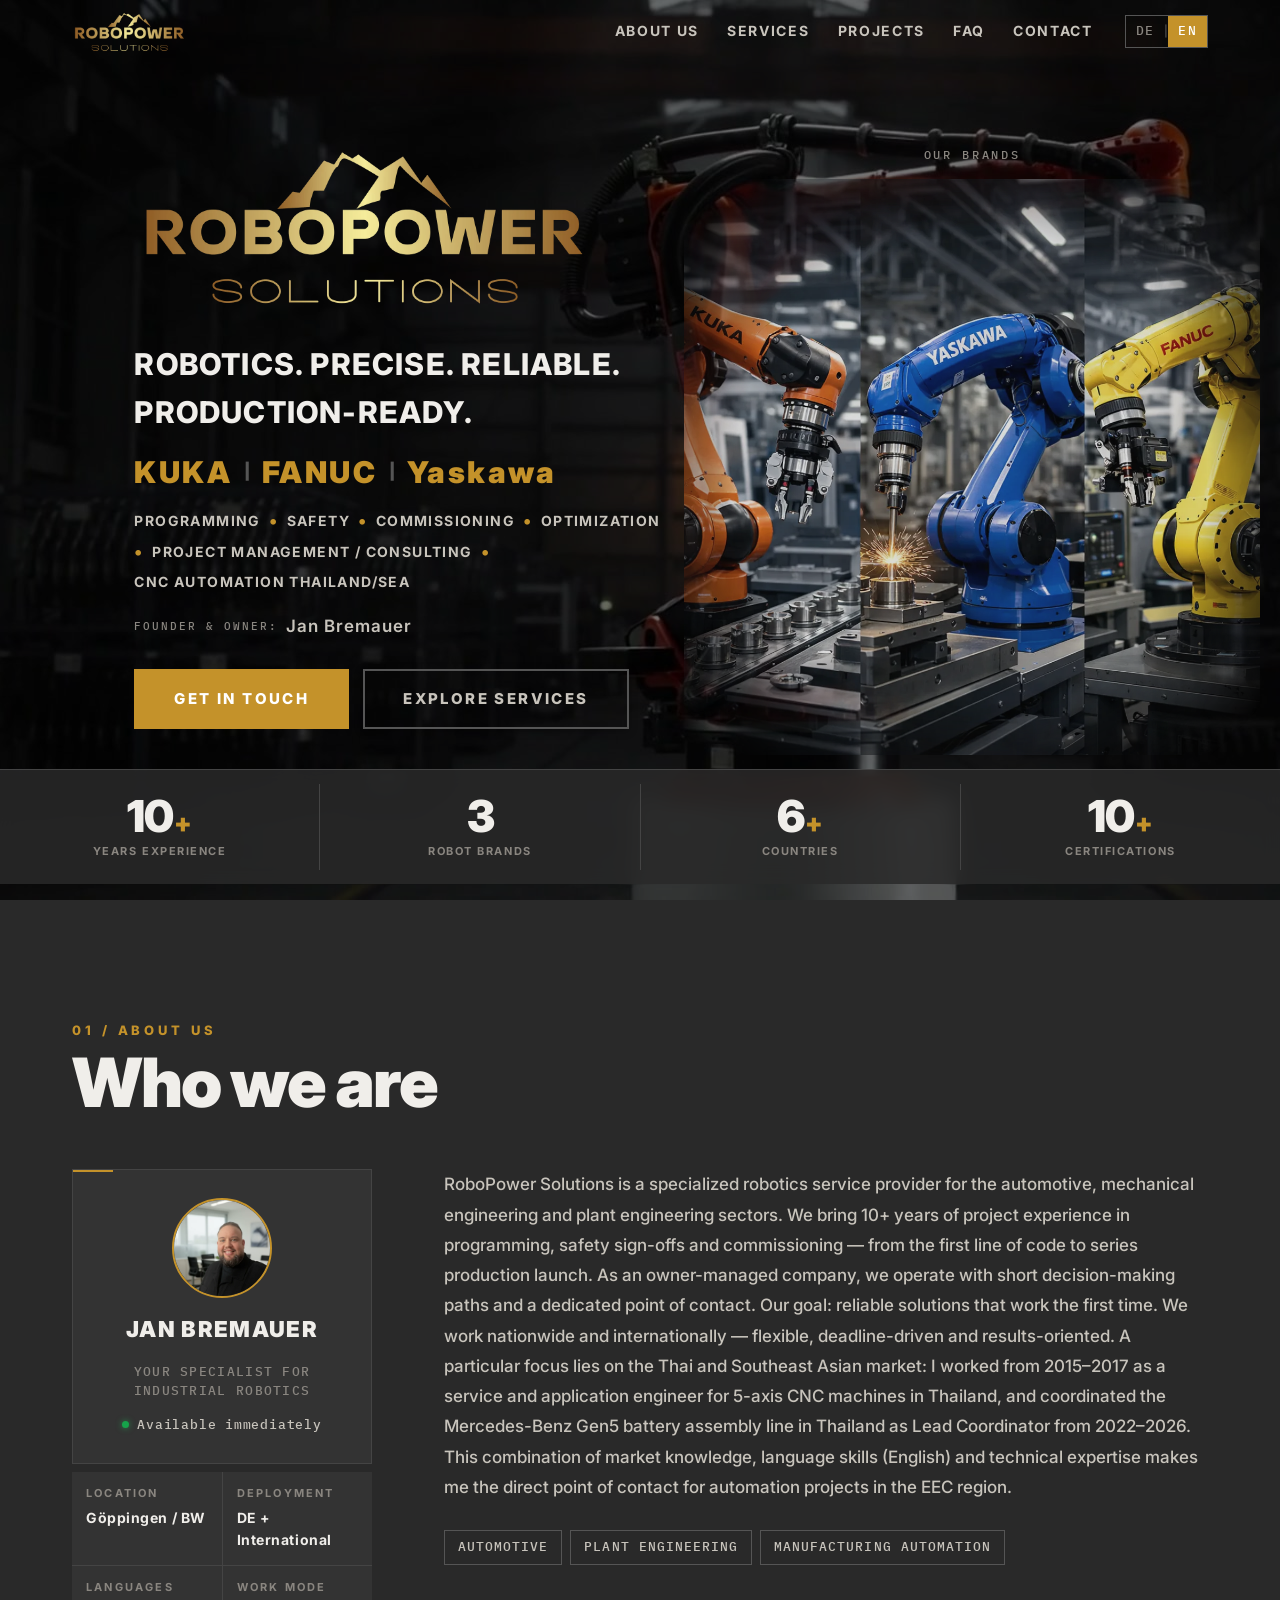
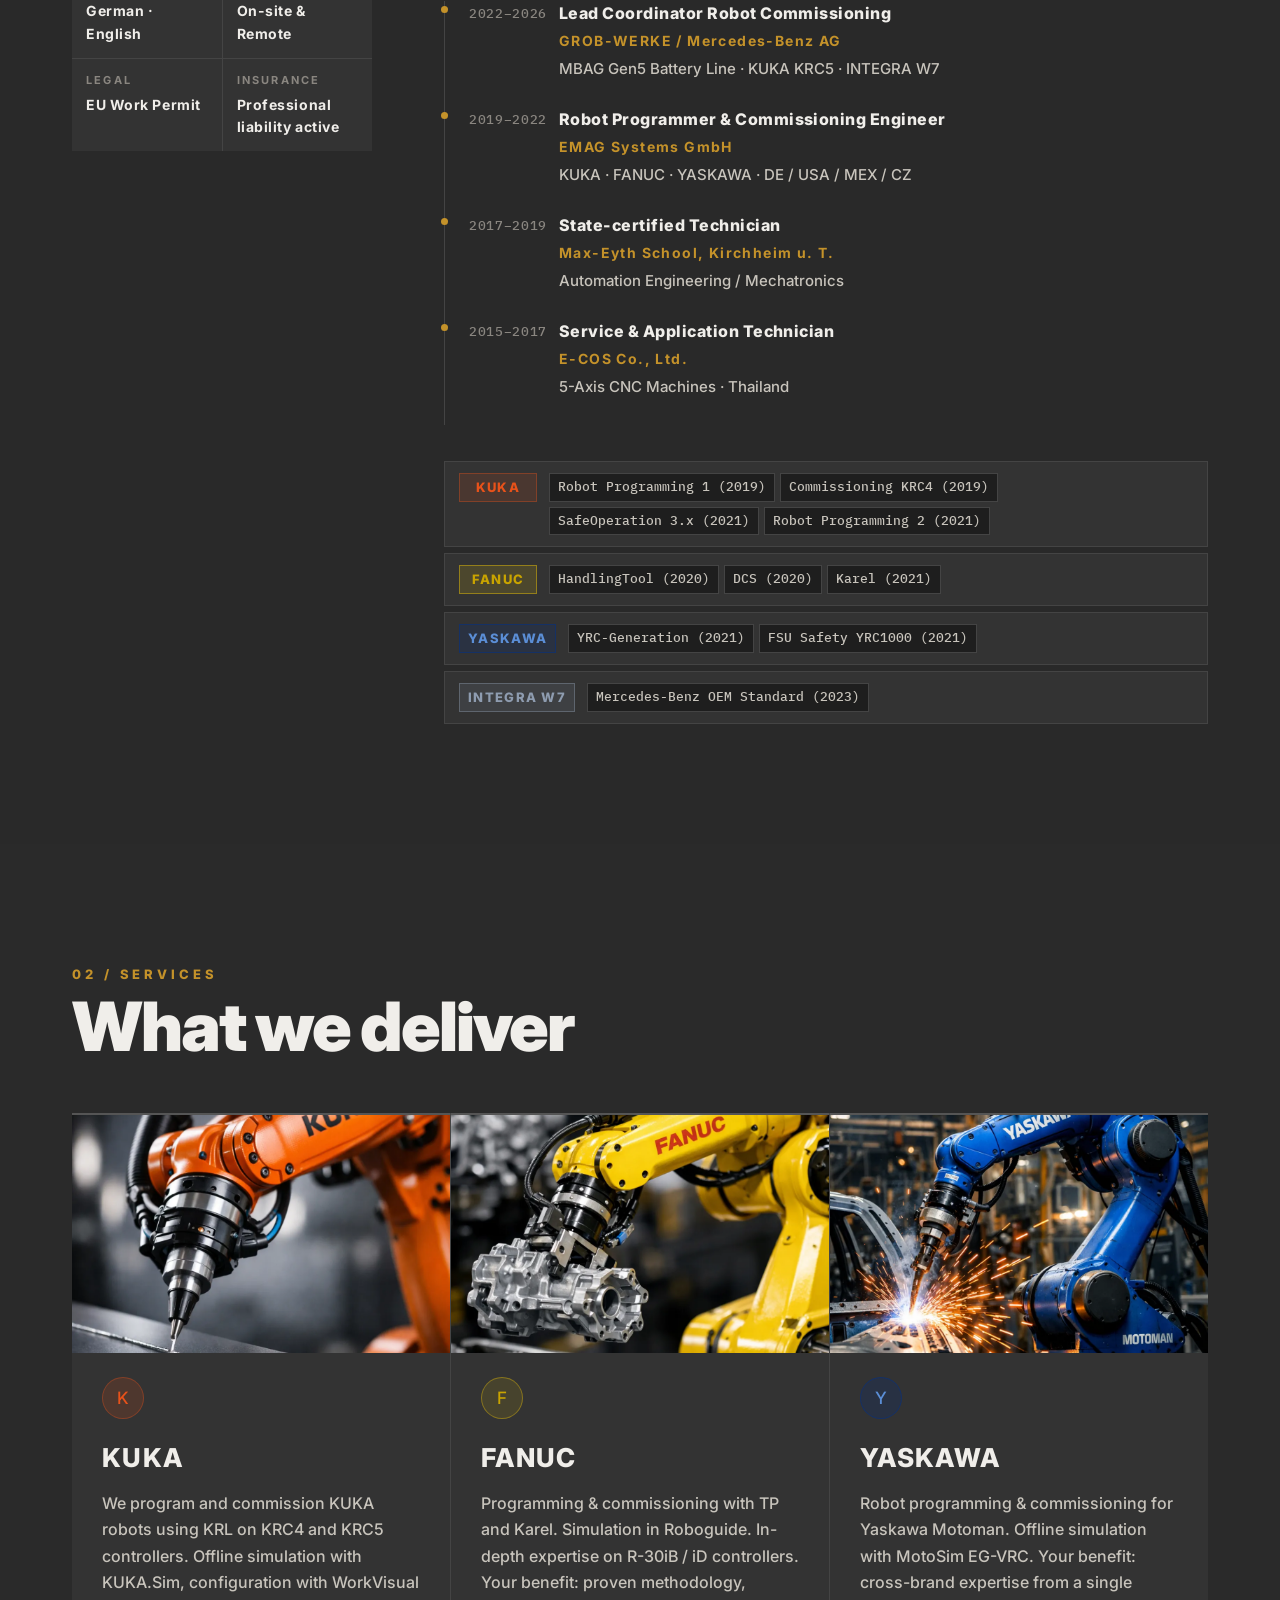
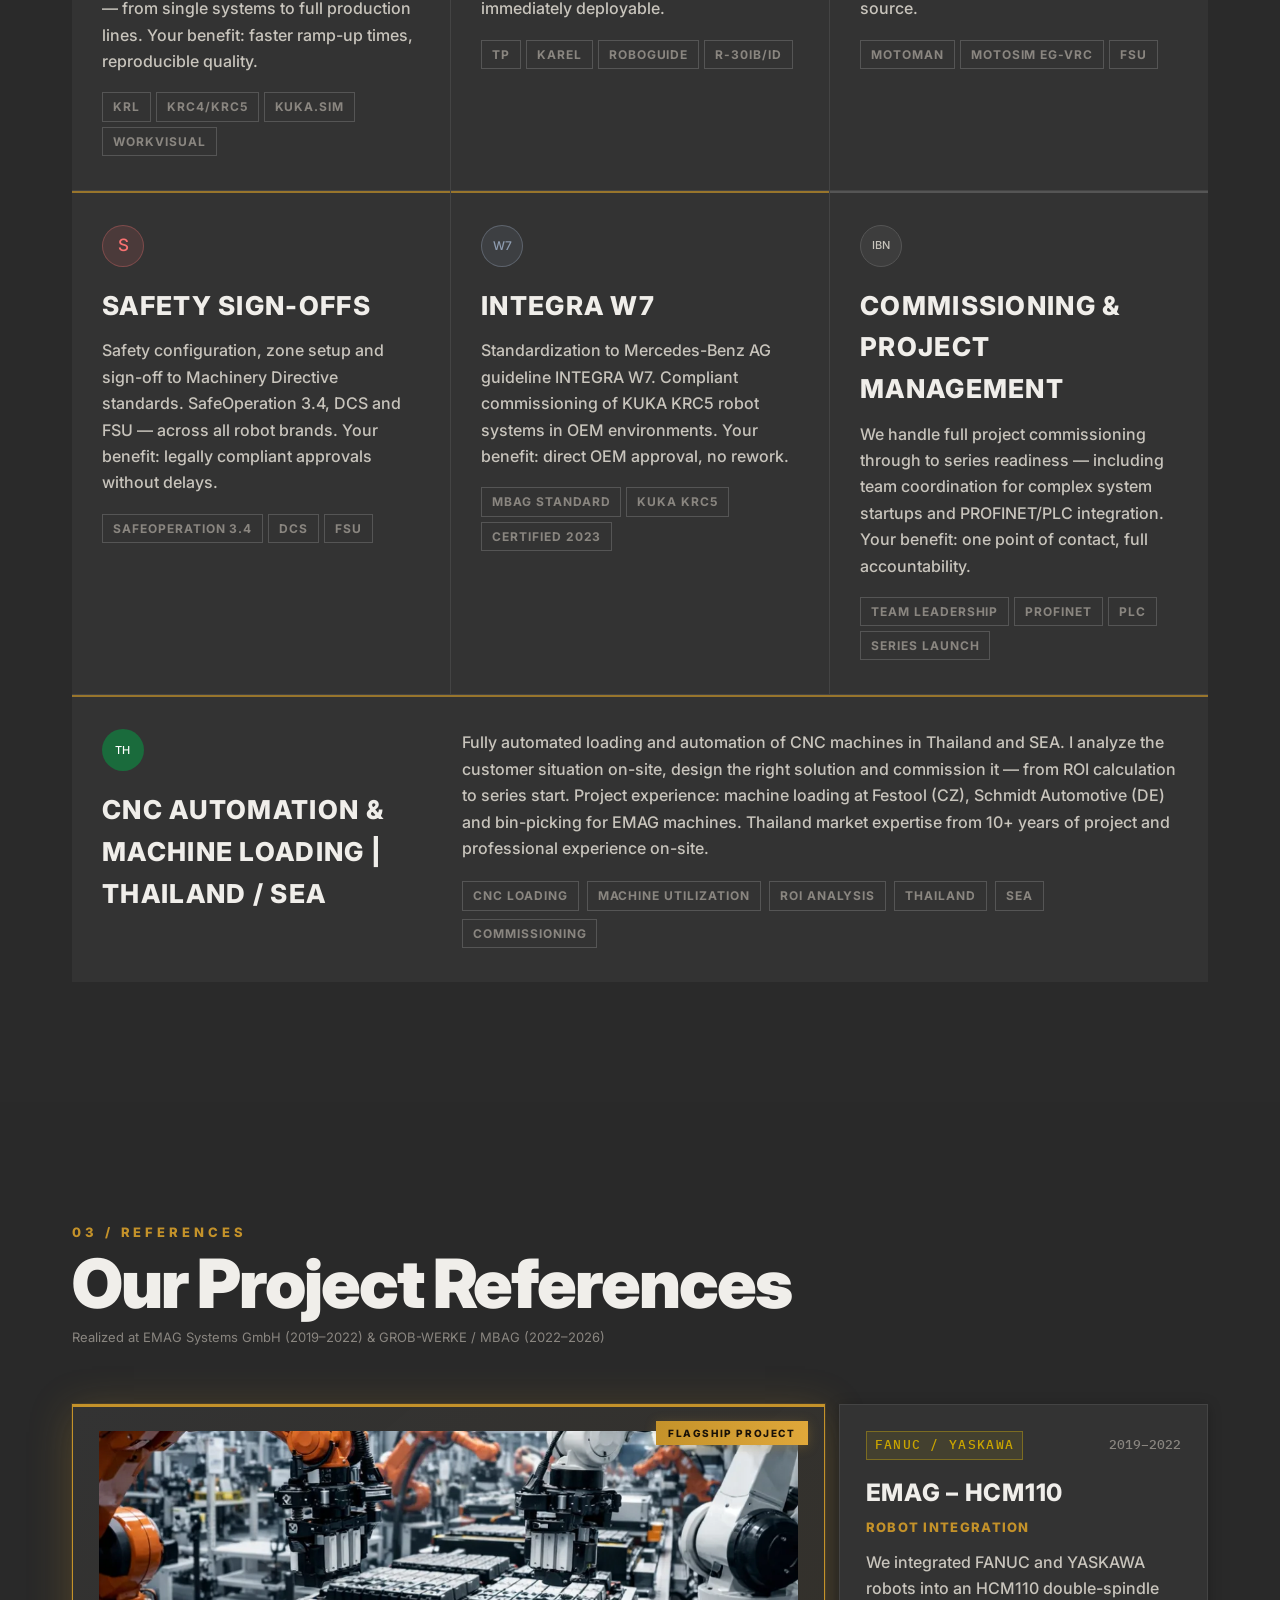
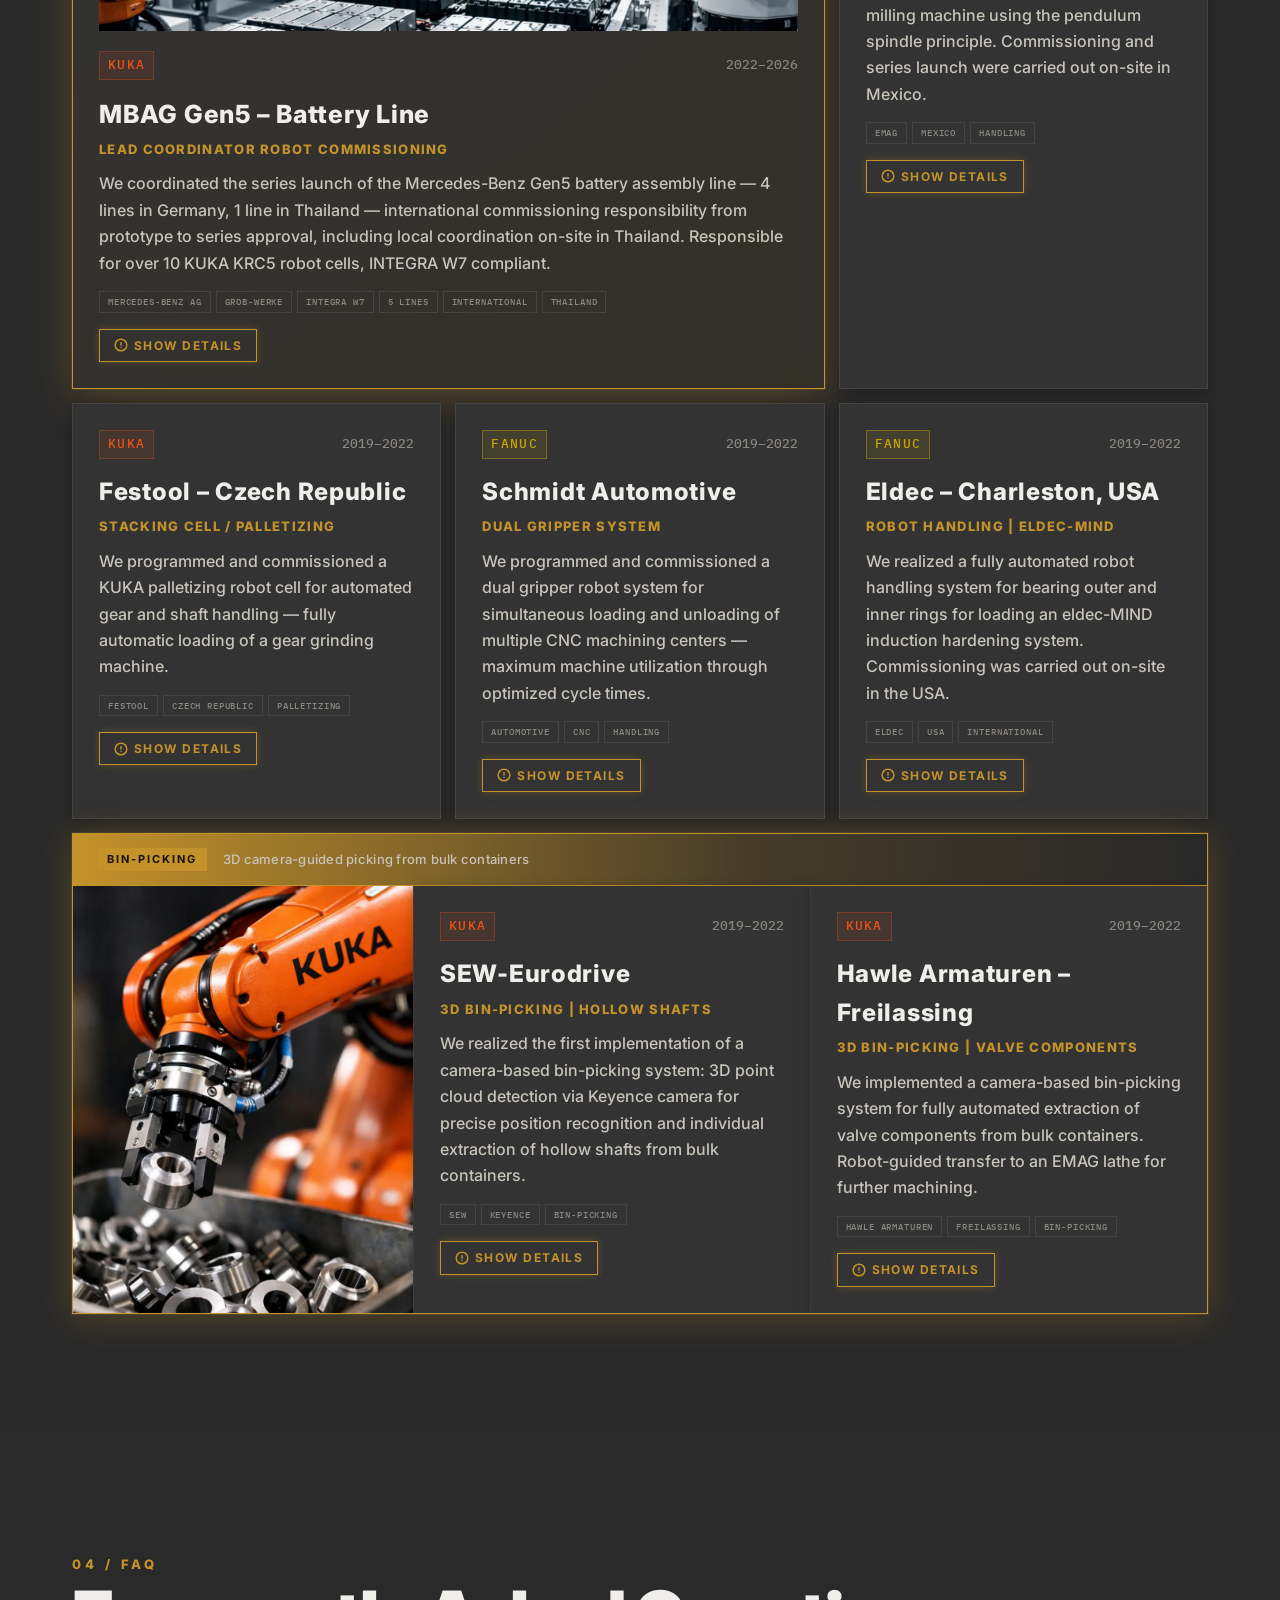
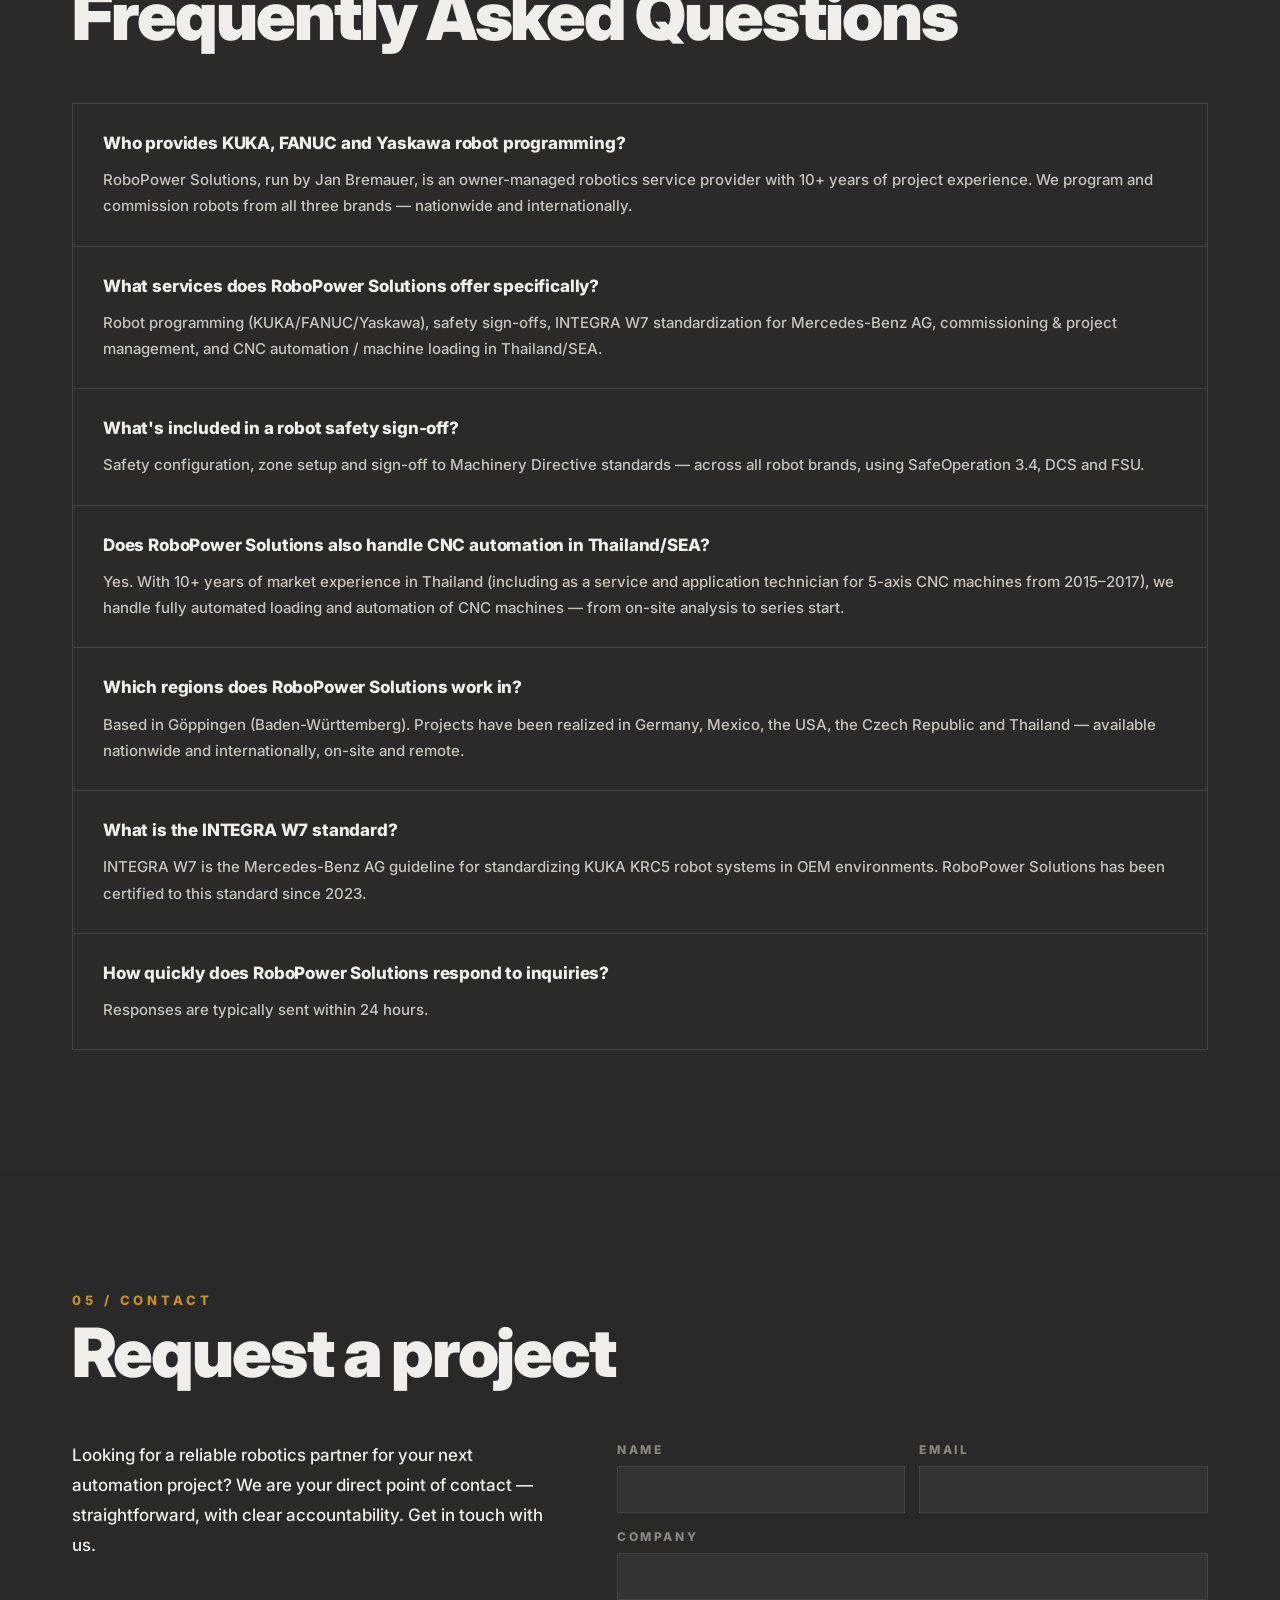
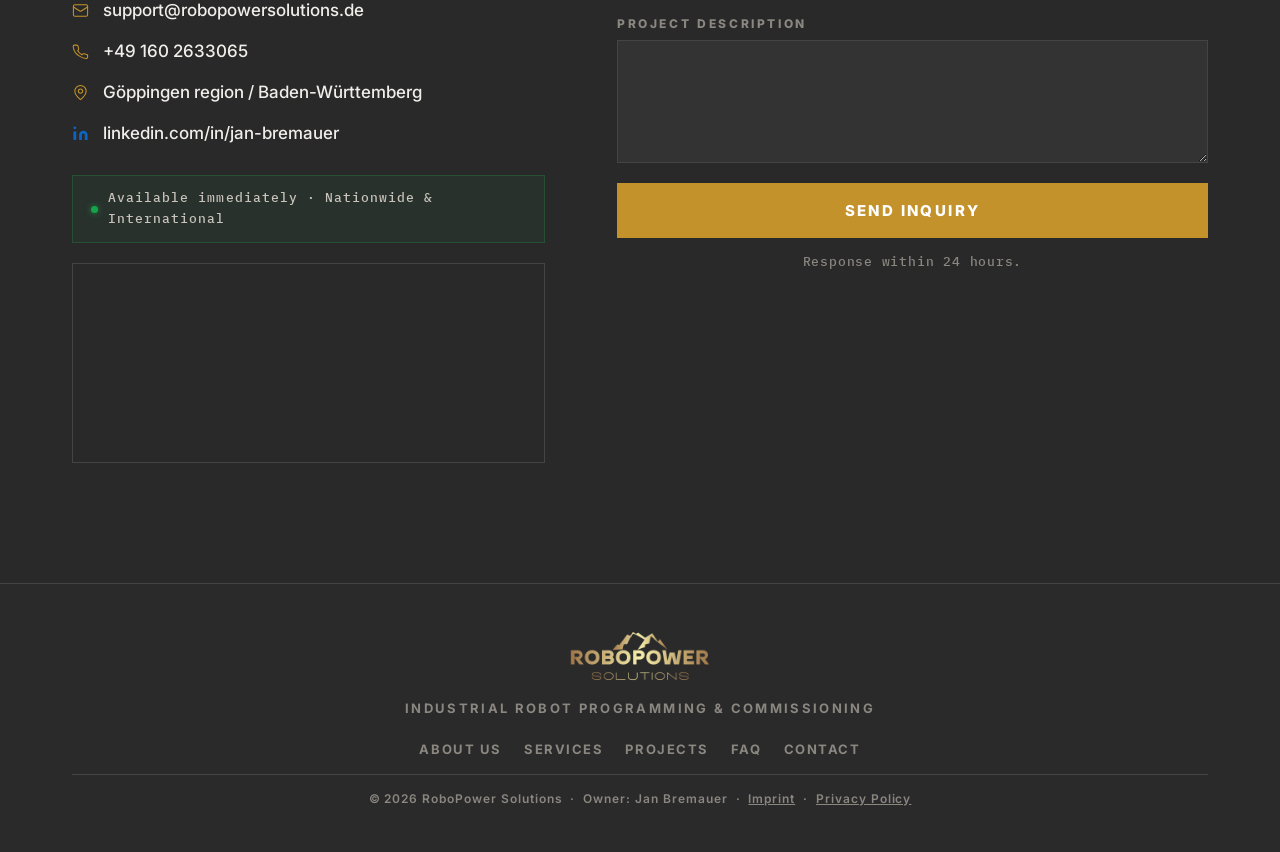
<file: en/index.html>
<!DOCTYPE html>
<html lang="en">
<head>
  <meta charset="UTF-8">
  <meta name="viewport" content="width=device-width, initial-scale=1.0">
  <title>Robot Programming & Commissioning | RoboPower Solutions – KUKA FANUC Yaskawa</title>
  <meta name="description" content="Freelance robotics service provider for KUKA, FANUC and Yaskawa robot programming, commissioning and safety sign-offs. CNC automation & machine loading Thailand/SEA. 10+ years of experience. Nationwide & international.">
  <meta name="keywords" content="robot programming, KUKA programmer, FANUC programmer, Yaskawa programmer, robot commissioning, industrial robotics, safety sign-off, robotics freelancer, robotics service provider, KRL programming, automotive robotics, mechanical engineering robotics, CNC automation Thailand, machine loading, CNC loading, automation integrator Thailand, SEA automation, EEC Thailand, CNC utilization, robot CNC, automation integrator">
  <meta name="author" content="Jan Bremauer – RoboPower Solutions">
  <link rel="canonical" href="https://robopowersolutions.de/en/">
  <link rel="alternate" hreflang="de" href="https://robopowersolutions.de/">
  <link rel="alternate" hreflang="en" href="https://robopowersolutions.de/en/">
  <link rel="alternate" hreflang="x-default" href="https://robopowersolutions.de/">

  <!-- Web analytics: deliberately NOT active yet (as of August 2026). Planned to start with
       client acquisition in January 2027 — there is little traffic to measure until then.
       To activate, drop the chosen provider's snippet in here; the contact-form conversion
       call already lives in script.js (initForm) and is guarded, so it only fires once an
       analytics script is actually loaded. See ANALYTICS_SETUP.md -->

  <!-- Favicon -->
  <link rel="icon" type="image/svg+xml" href="../Infos/favicon.svg">
  <link rel="icon" type="image/x-icon" href="../favicon.ico">
  <link rel="apple-touch-icon" href="../Infos/logo_google_business.png">

  <!-- Open Graph -->
  <meta property="og:type"        content="website">
  <meta property="og:url"         content="https://robopowersolutions.de/en/">
  <meta property="og:title"       content="Robot Programming & Commissioning | RoboPower Solutions">
  <meta property="og:description" content="Freelance robotics service provider for KUKA, FANUC and Yaskawa robot programming, commissioning and safety sign-offs. CNC automation & machine loading Thailand/SEA. 10+ years of experience. Nationwide & international.">
  <meta property="og:image"       content="https://robopowersolutions.de/Infos/my-project-page-1%20(7).png">
  <meta property="og:locale"      content="en_US">
  <meta property="og:locale:alternate" content="de_DE">

  <!-- Twitter Card -->
  <meta name="twitter:card"        content="summary_large_image">
  <meta name="twitter:title"       content="Robot Programming & Commissioning | RoboPower Solutions">
  <meta name="twitter:description" content="Freelance robotics service provider for KUKA, FANUC and Yaskawa robot programming, commissioning and safety sign-offs. CNC automation & machine loading Thailand/SEA. 10+ years of experience. Nationwide & international.">
  <meta name="twitter:image"       content="https://robopowersolutions.de/Infos/my-project-page-1%20(7).png">

  <!-- Structured Data: LocalBusiness -->
  <script type="application/ld+json">
  {
    "@context": "https://schema.org",
    "@type": "ProfessionalService",
    "name": "RoboPower Solutions",
    "description": "Specialized service provider for industrial robot programming, commissioning and safety sign-offs for KUKA, FANUC and Yaskawa robots.",
    "url": "https://robopowersolutions.de/en/",
    "telephone": "+491602633065",
    "email": "support@robopowersolutions.de",
    "founder": {
      "@type": "Person",
      "name": "Jan Bremauer"
    },
    "address": {
      "@type": "PostalAddress",
      "addressRegion": "Baden-Württemberg",
      "addressLocality": "Göppingen",
      "addressCountry": "DE"
    },
    "areaServed": ["DE", "AT", "CH", "International"],
    "serviceType": [
      "KUKA Robot Programming",
      "FANUC Robot Programming",
      "Yaskawa Robot Programming",
      "Robot Commissioning",
      "Safety Sign-offs",
      "Robotics Project Management"
    ],
    "knowsAbout": ["KUKA KRL", "FANUC TP", "Yaskawa Motoman", "INTEGRA W7", "SafeOperation", "Automotive Robotics"],
    "sameAs": ["https://www.linkedin.com/in/jan-bremauer"]
  }
  </script>

  <!-- Structured Data: FAQPage -->
  <script type="application/ld+json">
  {
    "@context": "https://schema.org",
    "@type": "FAQPage",
    "mainEntity": [
      {
        "@type": "Question",
        "name": "Who provides KUKA, FANUC and Yaskawa robot programming?",
        "acceptedAnswer": { "@type": "Answer", "text": "RoboPower Solutions, run by Jan Bremauer, is an owner-managed robotics service provider with 10+ years of project experience. We program and commission robots from all three brands — nationwide and internationally." }
      },
      {
        "@type": "Question",
        "name": "What services does RoboPower Solutions offer specifically?",
        "acceptedAnswer": { "@type": "Answer", "text": "Robot programming (KUKA/FANUC/Yaskawa), safety sign-offs, INTEGRA W7 standardization for Mercedes-Benz AG, commissioning & project management, and CNC automation / machine loading in Thailand/SEA." }
      },
      {
        "@type": "Question",
        "name": "What's included in a robot safety sign-off?",
        "acceptedAnswer": { "@type": "Answer", "text": "Safety configuration, zone setup and sign-off to Machinery Directive standards — across all robot brands, using SafeOperation 3.4, DCS and FSU." }
      },
      {
        "@type": "Question",
        "name": "Does RoboPower Solutions also handle CNC automation in Thailand/SEA?",
        "acceptedAnswer": { "@type": "Answer", "text": "Yes. With 10+ years of market experience in Thailand, we handle fully automated loading and automation of CNC machines — from on-site analysis to series start." }
      },
      {
        "@type": "Question",
        "name": "Which regions does RoboPower Solutions work in?",
        "acceptedAnswer": { "@type": "Answer", "text": "Based in Göppingen (Baden-Württemberg). Projects have been realized in Germany, Mexico, the USA, the Czech Republic and Thailand — available nationwide and internationally, on-site and remote." }
      },
      {
        "@type": "Question",
        "name": "What is the INTEGRA W7 standard?",
        "acceptedAnswer": { "@type": "Answer", "text": "INTEGRA W7 is the Mercedes-Benz AG guideline for standardizing KUKA KRC5 robot systems in OEM environments. RoboPower Solutions has been certified to this standard since 2023." }
      },
      {
        "@type": "Question",
        "name": "How quickly does RoboPower Solutions respond to inquiries?",
        "acceptedAnswer": { "@type": "Answer", "text": "Responses are typically sent within 24 hours." }
      }
    ]
  }
  </script>

  <link rel="preconnect" href="https://fonts.googleapis.com">
  <link rel="preconnect" href="https://fonts.gstatic.com" crossorigin>
  <link href="https://fonts.googleapis.com/css2?family=Inter:ital,opsz,wght@0,14..32,300;0,14..32,400;0,14..32,500;0,14..32,600;0,14..32,700;0,14..32,800;0,14..32,900;1,14..32,400&family=IBM+Plex+Mono:wght@400;500&display=swap" rel="stylesheet">
  <link rel="stylesheet" href="../style.css">
</head>
<body>

<!-- NAVIGATION -->
<nav id="navbar">
  <div class="nav-inner">
    <a href="#hero" class="nav-logo">
      <img src="../Infos/noBgColor.webp" alt="RoboPower Solutions" class="nav-logo-img" width="1400" height="536">
    </a>
    <div class="nav-mobile-actions">
      <div class="nav-flag-switcher">
        <a href="/" class="nav-flag-btn" data-lang="de" aria-label="Deutsch">🇩🇪</a>
        <a href="/en/" class="nav-flag-btn active" data-lang="en" aria-label="English" aria-current="page">🇬🇧</a>
      </div>
      <a href="tel:+491602633065" class="nav-phone-btn" aria-label="Call">
        <svg width="16" height="16" viewBox="0 0 24 24" fill="none" stroke="currentColor" stroke-width="2" stroke-linecap="round" stroke-linejoin="round"><path d="M22 16.92v3a2 2 0 0 1-2.18 2 19.79 19.79 0 0 1-8.63-3.07A19.5 19.5 0 0 1 4.69 13.5 19.79 19.79 0 0 1 1.61 5 2 2 0 0 1 3.6 3h3a2 2 0 0 1 2 1.72c.127.96.361 1.903.7 2.81a2 2 0 0 1-.45 2.11L7.91 10.6a16 16 0 0 0 6 6l.91-.91a2 2 0 0 1 2.11-.45c.907.339 1.85.573 2.81.7A2 2 0 0 1 21.73 18z"/></svg>
      </a>
      <button class="nav-hamburger" id="hamburger" aria-label="Open menu">
        <span></span><span></span><span></span>
      </button>
    </div>
    <div class="nav-links" id="navLinks">
      <a href="#about"    class="nav-link" data-i18n="nav.about">About Us</a>
      <a href="#services" class="nav-link" data-i18n="nav.services">Services</a>
      <a href="#projects" class="nav-link" data-i18n="nav.projects">Projects</a>
      <a href="#faq"      class="nav-link" data-i18n="nav.faq">FAQ</a>
      <a href="#contact"  class="nav-link" data-i18n="nav.contact">Contact</a>
      <div class="lang-switcher">
        <a href="/" class="lang-btn" data-lang="de">DE</a>
        <span class="lang-sep">|</span>
        <a href="/en/" class="lang-btn active" data-lang="en" aria-current="page">EN</a>
      </div>
    </div>
  </div>
</nav>

<!-- ═══════════════════════════════════════════════════════════
     HERO
     ═══════════════════════════════════════════════════════════ -->
<section id="hero">

  <!-- Content -->
  <div class="hero-content">
    <h1 class="hero-name">
      <img src="../Infos/noBgColor.webp" alt="RoboPower Solutions" class="hero-logo-img" width="1400" height="536">
    </h1>

    <div class="hero-core">
      <div class="hero-core-title" data-i18n="hero.core">Robotics. Precise. Reliable. Production-Ready.</div>
      <div class="hero-brands">
        <span>KUKA</span><span class="hb-sep">|</span><span>FANUC</span><span class="hb-sep">|</span><span>Yaskawa</span>
      </div>
      <div class="hero-disciplines">
        <span data-i18n="hd.prog">Programming</span>
        <span class="hd-dot">•</span>
        <span data-i18n="hd.safety">Safety</span>
        <span class="hd-dot">•</span>
        <span data-i18n="hd.comm">Commissioning</span>
        <span class="hd-dot">•</span>
        <span data-i18n="hd.opt">Optimization</span>
        <span class="hd-dot">•</span>
        <span data-i18n="hd.pm">Project Management / Consulting</span>
        <span class="hd-dot">•</span>
        <span data-i18n="hd.cnc">CNC Automation Thailand/SEA</span>
      </div>
    </div>

    <div class="hero-person">
      <span class="hero-person-by" data-i18n="hero.by">Founder & Owner:</span>
      <span class="hero-person-name">Jan Bremauer</span>
    </div>

    <div class="hero-actions">
      <a href="#contact"  class="btn-primary" data-i18n="hero.cta">Get in touch</a>
      <a href="#services" class="btn-ghost"   data-i18n="hero.cta2">Explore services</a>
    </div>
  </div>

  <!-- Background video: absolute full-bleed on desktop, becomes an in-flow
       block on mobile (see mobile media query) so it sits precisely between
       the buttons above and the caption below, no guessed offsets needed -->
  <div class="hero-video-bg">
    <video class="hero-video" autoplay muted loop playsinline preload="metadata" poster="../videos/hero_poster.jpg" src="../videos/hero-loop.mp4"></video>
    <img class="hero-video-fallback" src="../videos/hero_poster.jpg" alt="" width="1280" height="720" loading="lazy">
    <div class="hero-video-overlay"></div>
  </div>

  <!-- Caption between video and mobile photo (mobile only) -->
  <div class="hero-mobile-caption" data-i18n="hero.brandsCaption">Our Brands</div>

  <!-- Mobile bird's eye image (hidden on desktop via CSS) -->
  <div class="hero-mobile-img">
    <img src="../Infos/my-project-page-1 (6).webp" alt="Robotics bird's-eye view" width="1080" height="1080" fetchpriority="high">
  </div>

  <!-- Robot image (right, absolute) -->
  <div class="hero-visual">
    <div class="hero-visual-caption" data-i18n="hero.brandsCaption">Our Brands</div>
    <img src="../Infos/my-project-page-1 (7).webp" alt="KUKA, YASKAWA & FANUC industrial robots" class="hero-robot-img" width="1080" height="1080" fetchpriority="high">
    <div class="hero-img-overlay"></div>
  </div>

  <!-- Stats bar -->
  <div class="hero-stats">
    <div class="stat-item">
      <div class="stat-num-wrap"><span class="stat-num" data-target="10">0</span><span class="stat-plus">+</span></div>
      <span class="stat-label" data-i18n="stats.years">Years Experience</span>
    </div>
    <div class="stat-div"></div>
    <div class="stat-item">
      <div class="stat-num-wrap"><span class="stat-num" data-target="3">0</span></div>
      <span class="stat-label" data-i18n="stats.brands">Robot Brands</span>
    </div>
    <div class="stat-div"></div>
    <div class="stat-item">
      <div class="stat-num-wrap"><span class="stat-num" data-target="6">0</span><span class="stat-plus">+</span></div>
      <span class="stat-label" data-i18n="stats.countries">Countries</span>
    </div>
    <div class="stat-div"></div>
    <div class="stat-item">
      <div class="stat-num-wrap"><span class="stat-num" data-target="10">0</span><span class="stat-plus">+</span></div>
      <span class="stat-label" data-i18n="stats.certs">Certifications</span>
    </div>
  </div>
</section>

<!-- ═══════════════════════════════════════════════════════════
     ABOUT
     ═══════════════════════════════════════════════════════════ -->
<section id="about">
  <div class="section-container">
    <div class="section-header">
      <div class="section-tag" data-i18n="about.tag">01 / ABOUT US</div>
      <h2 class="section-title" data-i18n="about.title">Who we are</h2>
    </div>
    <div class="about-grid">

      <!-- Left col -->
      <div class="about-left">
        <div class="profile-card">
          <div class="profile-avatar" id="profileAvatarBtn" role="button" tabindex="0" aria-label="Enlarge photo" style="cursor:zoom-in">
            <img src="../Infos/Profilfoto.webp" alt="Jan Bremauer" class="profile-photo" width="540" height="540" loading="lazy" decoding="async">
          </div>

          <!-- Photo lightbox -->
          <div id="photoLightbox" class="photo-lightbox" role="dialog" aria-modal="true" aria-label="Profile photo" style="display:none">
            <div class="photo-lightbox-backdrop"></div>
            <div class="photo-lightbox-img-wrap">
              <img src="../Infos/Profilfoto.webp" alt="Jan Bremauer" width="540" height="540" loading="lazy" decoding="async">
              <button class="photo-lightbox-close" aria-label="Close">✕</button>
            </div>
          </div>
          <div class="profile-name">JAN BREMAUER</div>
          <div class="profile-role" data-i18n="about.role">Your specialist for industrial robotics</div>
          <div class="profile-avail">
            <span class="avail-dot"></span>
            <span data-i18n="about.avail">Available immediately</span>
          </div>
        </div>

        <div class="meta-grid">
          <div class="meta-cell">
            <div class="meta-label" data-i18n="meta.location">Location</div>
            <div class="meta-val">Göppingen / BW</div>
          </div>
          <div class="meta-cell">
            <div class="meta-label" data-i18n="meta.deploy">Deployment</div>
            <div class="meta-val" data-i18n="meta.deployVal">DE + International</div>
          </div>
          <div class="meta-cell">
            <div class="meta-label" data-i18n="meta.lang">Languages</div>
            <div class="meta-val" data-i18n="meta.langVal">German · English</div>
          </div>
          <div class="meta-cell">
            <div class="meta-label" data-i18n="meta.type">Work mode</div>
            <div class="meta-val" data-i18n="meta.typeVal">On-site & Remote</div>
          </div>
          <div class="meta-cell">
            <div class="meta-label" data-i18n="meta.legal">Legal</div>
            <div class="meta-val" data-i18n="meta.legalVal">EU Work Permit</div>
          </div>
          <div class="meta-cell">
            <div class="meta-label" data-i18n="meta.insurance">Insurance</div>
            <div class="meta-val" data-i18n="meta.insuranceVal">Professional liability active</div>
          </div>
        </div>
      </div>

      <!-- Right col -->
      <div class="about-right">
        <p class="about-body" data-i18n="about.text">RoboPower Solutions is a specialized robotics service provider for the automotive, mechanical engineering and plant engineering sectors. We bring 10+ years of project experience in programming, safety sign-offs and commissioning — from the first line of code to series production launch. As an owner-managed company, we operate with short decision-making paths and a dedicated point of contact. Our goal: reliable solutions that work the first time. We work nationwide and internationally — flexible, deadline-driven and results-oriented.<br><br>A particular focus lies on the Thai and Southeast Asian market: I worked from 2015–2017 as a service and application engineer for 5-axis CNC machines in Thailand, and coordinated the Mercedes-Benz Gen5 battery assembly line in Thailand as Lead Coordinator from 2022–2026. This combination of market knowledge, language skills (English) and technical expertise makes me the direct point of contact for automation projects in the EEC region.</p>

        <div class="focus-tags">
          <span data-i18n="focus.automotive">Automotive</span>
          <span data-i18n="focus.plant">Plant Engineering</span>
          <span data-i18n="focus.mfg">Manufacturing Automation</span>
        </div>

        <div class="timeline">
          <div class="tl-item">
            <div class="tl-period">2022–2026</div>
            <div class="tl-body">
              <div class="tl-role"  data-i18n="exp1.role">Lead Coordinator Robot Commissioning</div>
              <div class="tl-co">GROB-WERKE / Mercedes-Benz AG</div>
              <div class="tl-detail" data-i18n="exp1.detail">MBAG Gen5 Battery Line · KUKA KRC5 · INTEGRA W7</div>
            </div>
          </div>
          <div class="tl-item">
            <div class="tl-period">2019–2022</div>
            <div class="tl-body">
              <div class="tl-role" data-i18n="exp2.role">Robot Programmer & Commissioning Engineer</div>
              <div class="tl-co">EMAG Systems GmbH</div>
              <div class="tl-detail">KUKA · FANUC · YASKAWA · DE / USA / MEX / CZ</div>
            </div>
          </div>
          <div class="tl-item">
            <div class="tl-period">2017–2019</div>
            <div class="tl-body">
              <div class="tl-role" data-i18n="exp3.role">State-certified Technician</div>
              <div class="tl-co" data-i18n="exp3.co">Max-Eyth School, Kirchheim u. T.</div>
              <div class="tl-detail" data-i18n="exp3.detail">Automation Engineering / Mechatronics</div>
            </div>
          </div>
          <div class="tl-item">
            <div class="tl-period">2015–2017</div>
            <div class="tl-body">
              <div class="tl-role" data-i18n="exp4.role">Service & Application Technician</div>
              <div class="tl-co">E-COS Co., Ltd.</div>
              <div class="tl-detail" data-i18n="exp4.detail">5-Axis CNC Machines · Thailand</div>
            </div>
          </div>
        </div>

        <div class="certs">
          <div class="cert-row">
            <span class="cert-brand kb-kuka">KUKA</span>
            <div class="cert-chips">
              <span data-i18n="cert.kuka1">Robot Programming 1 (2019)</span>
              <span data-i18n="cert.kuka2">Commissioning KRC4 (2019)</span>
              <span data-i18n="cert.kuka3">SafeOperation 3.x (2021)</span>
              <span data-i18n="cert.kuka4">Robot Programming 2 (2021)</span>
            </div>
          </div>
          <div class="cert-row">
            <span class="cert-brand kb-fanuc">FANUC</span>
            <div class="cert-chips">
              <span>HandlingTool (2020)</span>
              <span>DCS (2020)</span>
              <span>Karel (2021)</span>
            </div>
          </div>
          <div class="cert-row">
            <span class="cert-brand kb-yaskawa">YASKAWA</span>
            <div class="cert-chips">
              <span>YRC-Generation (2021)</span>
              <span>FSU Safety YRC1000 (2021)</span>
            </div>
          </div>
          <div class="cert-row">
            <span class="cert-brand kb-integra">INTEGRA W7</span>
            <div class="cert-chips">
              <span data-i18n="cert.integra">Mercedes-Benz OEM Standard (2023)</span>
            </div>
          </div>
        </div>
      </div>
    </div>
  </div>
</section>

<!-- ═══════════════════════════════════════════════════════════
     SERVICES
     ═══════════════════════════════════════════════════════════ -->
<section id="services">
  <div class="section-container">
    <div class="section-header">
      <div class="section-tag" data-i18n="services.tag">02 / SERVICES</div>
      <h2 class="section-title" data-i18n="services.title">What we deliver</h2>
    </div>
    <div class="svc-grid">

      <div class="svc-card">
        <div class="svc-img"><img src="../Infos/my-project-page-1 (17).webp" alt="KUKA robot" width="1080" height="1080" loading="lazy" decoding="async"></div>
        <div class="svc-badge badge-kuka">K</div>
        <h3 class="svc-name">KUKA</h3>
        <p class="svc-desc" data-i18n="svc.kuka">We program and commission KUKA robots using KRL on KRC4 and KRC5 controllers. Offline simulation with KUKA.Sim, configuration with WorkVisual — from single systems to full production lines. Your benefit: faster ramp-up times, reproducible quality.</p>
        <div class="svc-chips"><span>KRL</span><span>KRC4/KRC5</span><span>KUKA.Sim</span><span>WorkVisual</span></div>
      </div>

      <div class="svc-card">
        <div class="svc-img"><img src="../Infos/my-project-page-1 (16).webp" alt="FANUC robot" width="1080" height="1080" loading="lazy" decoding="async"></div>
        <div class="svc-badge badge-fanuc">F</div>
        <h3 class="svc-name">FANUC</h3>
        <p class="svc-desc" data-i18n="svc.fanuc">Programming & commissioning with TP and Karel. Simulation in Roboguide. In-depth expertise on R-30iB / iD controllers. Your benefit: proven methodology, immediately deployable.</p>
        <div class="svc-chips"><span>TP</span><span>Karel</span><span>Roboguide</span><span>R-30iB/iD</span></div>
      </div>

      <div class="svc-card">
        <div class="svc-img"><img src="../Infos/my-project-page-1 (14).webp" alt="YASKAWA robot" width="1080" height="1080" loading="lazy" decoding="async"></div>
        <div class="svc-badge badge-yaskawa">Y</div>
        <h3 class="svc-name">YASKAWA</h3>
        <p class="svc-desc" data-i18n="svc.yaskawa">Robot programming & commissioning for Yaskawa Motoman. Offline simulation with MotoSim EG-VRC. Your benefit: cross-brand expertise from a single source.</p>
        <div class="svc-chips"><span>Motoman</span><span>MotoSim EG-VRC</span><span>FSU</span></div>
      </div>

      <div class="svc-card svc-featured">
        <div class="svc-badge badge-safety">S</div>
        <h3 class="svc-name" data-i18n="svc.safety.name">Safety Sign-offs</h3>
        <p class="svc-desc" data-i18n="svc.safety">Safety configuration, zone setup and sign-off to Machinery Directive standards. SafeOperation 3.4, DCS and FSU — across all robot brands. Your benefit: legally compliant approvals without delays.</p>
        <div class="svc-chips"><span>SafeOperation 3.4</span><span>DCS</span><span>FSU</span></div>
      </div>

      <div class="svc-card svc-featured">
        <div class="svc-badge badge-integra">W7</div>
        <h3 class="svc-name">INTEGRA W7</h3>
        <p class="svc-desc" data-i18n="svc.integra">Standardization to Mercedes-Benz AG guideline INTEGRA W7. Compliant commissioning of KUKA KRC5 robot systems in OEM environments. Your benefit: direct OEM approval, no rework.</p>
        <div class="svc-chips"><span>MBAG Standard</span><span>KUKA KRC5</span><span>Certified 2023</span></div>
      </div>

      <div class="svc-card">
        <div class="svc-badge badge-ibn">IBN</div>
        <h3 class="svc-name" data-i18n="svc.ibn.name">Commissioning & Project Management</h3>
        <p class="svc-desc" data-i18n="svc.ibn">We handle full project commissioning through to series readiness — including team coordination for complex system startups and PROFINET/PLC integration. Your benefit: one point of contact, full accountability.</p>
        <div class="svc-chips"><span>Team Leadership</span><span>PROFINET</span><span>PLC</span><span>Series Launch</span></div>
      </div>

      <div class="svc-card svc-featured svc-full">
        <div class="svc-left">
          <div class="svc-badge" style="background:#1a6b3c;color:#fff;font-size:11px;letter-spacing:.05em">TH</div>
          <h3 class="svc-name" data-i18n="svc.cnc.name">CNC Automation & Machine Loading | Thailand / SEA</h3>
        </div>
        <div class="svc-right">
          <p class="svc-desc" data-i18n="svc.cnc">Fully automated loading and automation of CNC machines in Thailand and SEA. I analyze the customer situation on-site, design the right solution and commission it — from ROI calculation to series start. Project experience: machine loading at Festool (CZ), Schmidt Automotive (DE) and bin-picking for EMAG machines. Thailand market expertise from 10+ years of project and professional experience on-site.</p>
          <div class="svc-chips"><span>CNC Loading</span><span>Machine Utilization</span><span>ROI Analysis</span><span>Thailand</span><span>SEA</span><span>Commissioning</span></div>
        </div>
      </div>

    </div>
  </div>
</section>

<!-- ═══════════════════════════════════════════════════════════
     PROJECTS
     ═══════════════════════════════════════════════════════════ -->
<section id="projects">
  <div class="section-container">
    <div class="section-header">
      <div class="section-tag" data-i18n="projects.tag">03 / REFERENCES</div>
      <h2 class="section-title" data-i18n="projects.title">Our Project References</h2>
      <p class="section-sub" data-i18n="projects.subtitle">Realized at EMAG Systems GmbH (2019–2022) & GROB-WERKE / MBAG (2022–2026)</p>
    </div>
    <div class="proj-grid">

      <!-- FEATURED -->
      <div class="proj-card proj-featured proj-featured--hl proj-clickable" data-project="mbag" role="button" tabindex="0" aria-haspopup="dialog">
        <span class="mbag-badge" data-i18n="badge.flagship">Flagship Project</span>
        <div class="proj-img"><img src="../Infos/my-project-page-1 (12).webp" alt="MBAG battery line" width="1080" height="1080" loading="lazy" decoding="async"></div>
        <div class="proj-top">
          <span class="proj-brand pb-kuka">KUKA</span>
          <span class="proj-year">2022–2026</span>
        </div>
        <h3 class="proj-name" data-i18n="proj1.name">MBAG Gen5 – Battery Line</h3>
        <div class="proj-role" data-i18n="proj1.role">Lead Coordinator Robot Commissioning</div>
        <p class="proj-desc" data-i18n="proj1.desc">We coordinated the series launch of the Mercedes-Benz Gen5 battery assembly line — 4 lines in Germany, 1 line in Thailand — international commissioning responsibility from prototype to series approval, including local coordination on-site in Thailand. Responsible for over 10 KUKA KRC5 robot cells, INTEGRA W7 compliant.</p>
        <div class="proj-chips">
          <span>Mercedes-Benz AG</span><span>GROB-WERKE</span><span>INTEGRA W7</span><span>5 Lines</span><span>International</span><span>Thailand</span>
        </div>
        <div class="proj-details-hint">
          <svg width="14" height="14" viewBox="0 0 24 24" fill="none" stroke="currentColor" stroke-width="2.5" stroke-linecap="round" stroke-linejoin="round"><circle cx="12" cy="12" r="10"/><line x1="12" y1="8" x2="12" y2="12"/><line x1="12" y1="16" x2="12.01" y2="16"/></svg>
          <span data-i18n="proj.details">Show details</span>
        </div>
      </div>

      <div class="proj-card proj-clickable" data-project="emag" role="button" tabindex="0" aria-haspopup="dialog">
        <div class="proj-top">
          <span class="proj-brand pb-fanuc">FANUC / YASKAWA</span>
          <span class="proj-year">2019–2022</span>
        </div>
        <h3 class="proj-name">EMAG – HCM110</h3>
        <div class="proj-role" data-i18n="proj2.role">Robot Integration</div>
        <p class="proj-desc" data-i18n="proj2.desc">We integrated FANUC and YASKAWA robots into an HCM110 double-spindle milling machine using the pendulum spindle principle. Commissioning and series launch were carried out on-site in Mexico.</p>
        <div class="proj-chips"><span>EMAG</span><span>Mexico</span><span>Handling</span></div>
        <div class="proj-details-hint"><svg width="14" height="14" viewBox="0 0 24 24" fill="none" stroke="currentColor" stroke-width="2.5" stroke-linecap="round" stroke-linejoin="round"><circle cx="12" cy="12" r="10"/><line x1="12" y1="8" x2="12" y2="12"/><line x1="12" y1="16" x2="12.01" y2="16"/></svg><span data-i18n="proj.details">Show details</span></div>
      </div>

      <div class="proj-card proj-clickable" data-project="festool" role="button" tabindex="0" aria-haspopup="dialog">
        <div class="proj-top">
          <span class="proj-brand pb-kuka">KUKA</span>
          <span class="proj-year">2019–2022</span>
        </div>
        <h3 class="proj-name">Festool – Czech Republic</h3>
        <div class="proj-role" data-i18n="proj3.role">Stacking Cell / Palletizing</div>
        <p class="proj-desc" data-i18n="proj3.desc">We programmed and commissioned a KUKA palletizing robot cell for automated gear and shaft handling — fully automatic loading of a gear grinding machine.</p>
        <div class="proj-chips"><span>Festool</span><span>Czech Republic</span><span>Palletizing</span></div>
        <div class="proj-details-hint"><svg width="14" height="14" viewBox="0 0 24 24" fill="none" stroke="currentColor" stroke-width="2.5" stroke-linecap="round" stroke-linejoin="round"><circle cx="12" cy="12" r="10"/><line x1="12" y1="8" x2="12" y2="12"/><line x1="12" y1="16" x2="12.01" y2="16"/></svg><span data-i18n="proj.details">Show details</span></div>
      </div>

      <div class="proj-card proj-clickable" data-project="schmidt" role="button" tabindex="0" aria-haspopup="dialog">
        <div class="proj-top">
          <span class="proj-brand pb-fanuc">FANUC</span>
          <span class="proj-year">2019–2022</span>
        </div>
        <h3 class="proj-name">Schmidt Automotive</h3>
        <div class="proj-role" data-i18n="proj5.role">Dual Gripper System</div>
        <p class="proj-desc" data-i18n="proj5.desc">We programmed and commissioned a dual gripper robot system for simultaneous loading and unloading of multiple CNC machining centers — maximum machine utilization through optimized cycle times.</p>
        <div class="proj-chips"><span>Automotive</span><span>CNC</span><span>Handling</span></div>
        <div class="proj-details-hint"><svg width="14" height="14" viewBox="0 0 24 24" fill="none" stroke="currentColor" stroke-width="2.5" stroke-linecap="round" stroke-linejoin="round"><circle cx="12" cy="12" r="10"/><line x1="12" y1="8" x2="12" y2="12"/><line x1="12" y1="16" x2="12.01" y2="16"/></svg><span data-i18n="proj.details">Show details</span></div>
      </div>

      <div class="proj-card proj-clickable" data-project="eldec" role="button" tabindex="0" aria-haspopup="dialog">
        <div class="proj-top">
          <span class="proj-brand pb-fanuc">FANUC</span>
          <span class="proj-year">2019–2022</span>
        </div>
        <h3 class="proj-name">Eldec – Charleston, USA</h3>
        <div class="proj-role" data-i18n="proj6.role">Robot Handling | eldec-MIND</div>
        <p class="proj-desc" data-i18n="proj6.desc">We realized a fully automated robot handling system for bearing outer and inner rings for loading an eldec-MIND induction hardening system. Commissioning was carried out on-site in the USA.</p>
        <div class="proj-chips"><span>Eldec</span><span>USA</span><span>International</span></div>
        <div class="proj-details-hint"><svg width="14" height="14" viewBox="0 0 24 24" fill="none" stroke="currentColor" stroke-width="2.5" stroke-linecap="round" stroke-linejoin="round"><circle cx="12" cy="12" r="10"/><line x1="12" y1="8" x2="12" y2="12"/><line x1="12" y1="16" x2="12.01" y2="16"/></svg><span data-i18n="proj.details">Show details</span></div>
      </div>

      <!-- BIN-PICKING GROUP -->
      <div class="bp-group">
        <div class="bp-group-header">
          <div class="bp-group-label" data-i18n="badge.binpicking">Bin-Picking</div>
          <div class="bp-group-sub" data-i18n="badge.binpicking.sub">3D camera-guided picking from bulk containers</div>
        </div>
        <div class="bp-group-body">
          <div class="bp-group-img">
            <img src="../Infos/my-project-page-1 (18).webp" alt="Bin-picking system" width="1080" height="1080" loading="lazy" decoding="async">
          </div>
          <div class="bp-group-cards">
            <div class="proj-card proj-clickable" data-project="sew" role="button" tabindex="0" aria-haspopup="dialog">
              <div class="proj-top">
                <span class="proj-brand pb-kuka">KUKA</span>
                <span class="proj-year">2019–2022</span>
              </div>
              <h3 class="proj-name">SEW-Eurodrive</h3>
              <div class="proj-role" data-i18n="proj4.role">3D Bin-Picking | Hollow Shafts</div>
              <p class="proj-desc" data-i18n="proj4.desc">We realized the first implementation of a camera-based bin-picking system: 3D point cloud detection via Keyence camera for precise position recognition and individual extraction of hollow shafts from bulk containers.</p>
              <div class="proj-chips"><span>SEW</span><span>Keyence</span><span>Bin-Picking</span></div>
              <div class="proj-details-hint"><svg width="14" height="14" viewBox="0 0 24 24" fill="none" stroke="currentColor" stroke-width="2.5" stroke-linecap="round" stroke-linejoin="round"><circle cx="12" cy="12" r="10"/><line x1="12" y1="8" x2="12" y2="12"/><line x1="12" y1="16" x2="12.01" y2="16"/></svg><span data-i18n="proj.details">Show details</span></div>
            </div>
            <div class="proj-card proj-clickable" data-project="hawle" role="button" tabindex="0" aria-haspopup="dialog">
              <div class="proj-top">
                <span class="proj-brand pb-kuka">KUKA</span>
                <span class="proj-year">2019–2022</span>
              </div>
              <h3 class="proj-name" data-i18n="proj7.name">Hawle Armaturen – Freilassing</h3>
              <div class="proj-role" data-i18n="proj7.role">3D Bin-Picking | Valve Components</div>
              <p class="proj-desc" data-i18n="proj7.desc">We implemented a camera-based bin-picking system for fully automated extraction of valve components from bulk containers. Robot-guided transfer to an EMAG lathe for further machining.</p>
              <div class="proj-chips"><span>Hawle Armaturen</span><span>Freilassing</span><span>Bin-Picking</span></div>
              <div class="proj-details-hint"><svg width="14" height="14" viewBox="0 0 24 24" fill="none" stroke="currentColor" stroke-width="2.5" stroke-linecap="round" stroke-linejoin="round"><circle cx="12" cy="12" r="10"/><line x1="12" y1="8" x2="12" y2="12"/><line x1="12" y1="16" x2="12.01" y2="16"/></svg><span data-i18n="proj.details">Show details</span></div>
            </div>
          </div>
        </div>
      </div>

    </div>
  </div>
</section>

<!-- ═══════════════════════════════════════════════════════════
     FAQ
     ═══════════════════════════════════════════════════════════ -->
<section id="faq">
  <div class="section-container">
    <div class="section-header">
      <div class="section-tag" data-i18n="faq.tag">04 / FAQ</div>
      <h2 class="section-title" data-i18n="faq.title">Frequently Asked Questions</h2>
    </div>
    <div class="faq-list">
      <div class="faq-item">
        <h3 class="faq-q" data-i18n="faq.q1">Who provides KUKA, FANUC and Yaskawa robot programming?</h3>
        <p class="faq-a" data-i18n="faq.a1">RoboPower Solutions, run by Jan Bremauer, is an owner-managed robotics service provider with 10+ years of project experience. We program and commission robots from all three brands — nationwide and internationally.</p>
      </div>
      <div class="faq-item">
        <h3 class="faq-q" data-i18n="faq.q2">What services does RoboPower Solutions offer specifically?</h3>
        <p class="faq-a" data-i18n="faq.a2">Robot programming (KUKA/FANUC/Yaskawa), safety sign-offs, INTEGRA W7 standardization for Mercedes-Benz AG, commissioning & project management, and CNC automation / machine loading in Thailand/SEA.</p>
      </div>
      <div class="faq-item">
        <h3 class="faq-q" data-i18n="faq.q3">What's included in a robot safety sign-off?</h3>
        <p class="faq-a" data-i18n="faq.a3">Safety configuration, zone setup and sign-off to Machinery Directive standards — across all robot brands, using SafeOperation 3.4, DCS and FSU.</p>
      </div>
      <div class="faq-item">
        <h3 class="faq-q" data-i18n="faq.q4">Does RoboPower Solutions also handle CNC automation in Thailand/SEA?</h3>
        <p class="faq-a" data-i18n="faq.a4">Yes. With 10+ years of market experience in Thailand (including as a service and application technician for 5-axis CNC machines from 2015–2017), we handle fully automated loading and automation of CNC machines — from on-site analysis to series start.</p>
      </div>
      <div class="faq-item">
        <h3 class="faq-q" data-i18n="faq.q5">Which regions does RoboPower Solutions work in?</h3>
        <p class="faq-a" data-i18n="faq.a5">Based in Göppingen (Baden-Württemberg). Projects have been realized in Germany, Mexico, the USA, the Czech Republic and Thailand — available nationwide and internationally, on-site and remote.</p>
      </div>
      <div class="faq-item">
        <h3 class="faq-q" data-i18n="faq.q6">What is the INTEGRA W7 standard?</h3>
        <p class="faq-a" data-i18n="faq.a6">INTEGRA W7 is the Mercedes-Benz AG guideline for standardizing KUKA KRC5 robot systems in OEM environments. RoboPower Solutions has been certified to this standard since 2023.</p>
      </div>
      <div class="faq-item">
        <h3 class="faq-q" data-i18n="faq.q7">How quickly does RoboPower Solutions respond to inquiries?</h3>
        <p class="faq-a" data-i18n="faq.a7">Responses are typically sent within 24 hours.</p>
      </div>
    </div>
  </div>
</section>

<!-- ═══════════════════════════════════════════════════════════
     CONTACT
     ═══════════════════════════════════════════════════════════ -->
<section id="contact">
  <div class="section-container">
    <div class="section-header">
      <div class="section-tag" data-i18n="contact.tag">05 / CONTACT</div>
      <h2 class="section-title" data-i18n="contact.title">Request a project</h2>
    </div>
    <div class="contact-grid">

      <div class="contact-info">
        <p class="contact-intro" data-i18n="contact.intro">Looking for a reliable robotics partner for your next automation project? We are your direct point of contact — straightforward, with clear accountability. Get in touch with us.</p>
        <div class="contact-list">
          <a href="mailto:support@robopowersolutions.de" class="contact-item">
            <svg viewBox="0 0 24 24" fill="none" stroke="currentColor" stroke-width="1.5" stroke-linecap="round" stroke-linejoin="round">
              <rect x="2" y="4" width="20" height="16" rx="2"/><path d="m22 7-8.97 5.7a1.94 1.94 0 0 1-2.06 0L2 7"/>
            </svg>
            <span>support@robopowersolutions.de</span>
          </a>
          <a href="tel:+491602633065" class="contact-item">
            <svg viewBox="0 0 24 24" fill="none" stroke="currentColor" stroke-width="1.5" stroke-linecap="round" stroke-linejoin="round">
              <path d="M22 16.92v3a2 2 0 0 1-2.18 2 19.79 19.79 0 0 1-8.63-3.07A19.5 19.5 0 0 1 4.69 13.5 19.79 19.79 0 0 1 1.61 5 2 2 0 0 1 3.6 3h3a2 2 0 0 1 2 1.72c.127.96.361 1.903.7 2.81a2 2 0 0 1-.45 2.11L7.91 10.6a16 16 0 0 0 6 6l.91-.91a2 2 0 0 1 2.11-.45c.907.339 1.85.573 2.81.7A2 2 0 0 1 21.73 18z"/>
            </svg>
            <span>+49 160 2633065</span>
          </a>
          <a href="https://www.google.com/maps/search/?api=1&query=G%C3%B6ppingen%2C+Baden-W%C3%BCrttemberg" target="_blank" rel="noopener" class="contact-item">
            <svg viewBox="0 0 24 24" fill="none" stroke="currentColor" stroke-width="1.5" stroke-linecap="round" stroke-linejoin="round">
              <path d="M20 10c0 6-8 12-8 12s-8-6-8-12a8 8 0 0 1 16 0Z"/><circle cx="12" cy="10" r="3"/>
            </svg>
            <span data-i18n="contact.location">Göppingen region / Baden-Württemberg</span>
          </a>
          <a href="https://www.linkedin.com/in/jan-bremauer" target="_blank" rel="noopener" class="contact-item contact-item--linkedin">
            <svg viewBox="0 0 24 24" fill="currentColor" width="20" height="20"><path d="M16 8a6 6 0 0 1 6 6v7h-4v-7a2 2 0 0 0-2-2 2 2 0 0 0-2 2v7h-4v-7a6 6 0 0 1 6-6z"/><rect x="2" y="9" width="4" height="12"/><circle cx="4" cy="4" r="2"/></svg>
            <span>linkedin.com/in/jan-bremauer</span>
          </a>
        </div>
        <div class="contact-avail-badge">
          <span class="avail-dot"></span>
          <span data-i18n="contact.avail">Available immediately · Nationwide & International</span>
        </div>

        <div class="contact-map">
          <iframe src="https://www.openstreetmap.org/export/embed.html?bbox=9.5924%2C48.6640%2C9.7124%2C48.7440&amp;layer=mapnik&amp;marker=48.7040%2C9.6524" loading="lazy" tabindex="-1" title="Map: Göppingen region / Baden-Württemberg"></iframe>
          <a href="https://www.google.com/maps/search/?api=1&query=G%C3%B6ppingen%2C+Baden-W%C3%BCrttemberg" target="_blank" rel="noopener" class="contact-map-link" aria-label="Open map in Google Maps"></a>
        </div>
      </div>

      <form class="contact-form" id="contactForm" novalidate>
        <div class="form-row">
          <div class="form-field">
            <label for="fname" data-i18n="form.name">Name</label>
            <input type="text"  id="fname"   name="name"    required autocomplete="name">
          </div>
          <div class="form-field">
            <label for="femail" data-i18n="form.email">Email</label>
            <input type="email" id="femail"  name="email"   required autocomplete="email">
          </div>
        </div>
        <div class="form-field">
          <label for="fco" data-i18n="form.company">Company</label>
          <input type="text" id="fco" name="company" autocomplete="organization">
        </div>
        <div class="form-field">
          <label for="fmsg" data-i18n="form.msg">Project description</label>
          <textarea id="fmsg" name="message" rows="5" required></textarea>
        </div>
        <button type="submit" class="btn-primary form-submit" data-i18n="form.submit">Send inquiry</button>
        <p class="form-note" data-i18n="form.note">Response within 24 hours.</p>
      </form>

    </div>
  </div>
</section>

<!-- FOOTER -->
<footer id="footer">
  <div class="footer-inner">
    <div class="footer-logo">
      <img src="../Infos/noBgColor.webp" alt="RoboPower Solutions" class="footer-logo-img" width="1400" height="536" loading="lazy" decoding="async">
    </div>
    <p class="footer-tagline" data-i18n="footer.tagline">Industrial Robot Programming & Commissioning</p>
    <nav class="footer-nav" aria-label="Footer navigation">
      <a href="#about"    data-i18n="nav.about">About Us</a>
      <a href="#services" data-i18n="nav.services">Services</a>
      <a href="#projects" data-i18n="nav.projects">Projects</a>
      <a href="#faq"      data-i18n="nav.faq">FAQ</a>
      <a href="#contact"  data-i18n="nav.contact">Contact</a>
    </nav>
    <div class="footer-copy">© 2026 RoboPower Solutions &nbsp;·&nbsp; <span data-i18n="footer.vat">Owner: Jan Bremauer</span> &nbsp;·&nbsp; <a href="../impressum.html" style="color:var(--text-muted);text-decoration:underline">Imprint</a> &nbsp;·&nbsp; <a href="../datenschutz.html" style="color:var(--text-muted);text-decoration:underline">Privacy Policy</a></div>
  </div>
</footer>

<!-- MOBILE FIELD SHEET (contact form: one field per screen) -->
<div id="fieldSheet" class="field-sheet" role="dialog" aria-modal="true" aria-labelledby="fieldSheetLabel">
  <div class="field-sheet-inner">
    <div class="field-sheet-top">
      <span class="field-sheet-step" id="fieldSheetStep">Step 1 of 4</span>
      <button type="button" class="field-sheet-close" id="fieldSheetClose" aria-label="Close">✕</button>
    </div>
    <label class="field-sheet-label" id="fieldSheetLabel" for="fieldSheetInput">Name</label>
    <input type="text" class="field-sheet-input" id="fieldSheetInput" autocomplete="off">
    <textarea class="field-sheet-textarea" id="fieldSheetTextarea" rows="8" style="display:none"></textarea>
    <button type="button" class="btn-primary field-sheet-done" id="fieldSheetDone" data-i18n="form.sheet.done">Done</button>
  </div>
</div>

<!-- PROJECT MODAL (dynamic) -->
<div id="projectModal" class="modal-overlay" role="dialog" aria-modal="true" aria-labelledby="modalTitle">
  <div class="modal-box">
    <button class="modal-close" id="modalClose" aria-label="Close">
      <svg width="20" height="20" viewBox="0 0 24 24" fill="none" stroke="currentColor" stroke-width="2.5" stroke-linecap="round" stroke-linejoin="round"><line x1="18" y1="6" x2="6" y2="18"/><line x1="6" y1="6" x2="18" y2="18"/></svg>
    </button>
    <div id="modalContent"></div>
  </div>
</div>

<!-- Back to top -->
<button id="backToTop" aria-label="Scroll to top">
  <svg width="18" height="18" viewBox="0 0 24 24" fill="none" stroke="currentColor" stroke-width="2.5" stroke-linecap="round" stroke-linejoin="round"><polyline points="18 15 12 9 6 15"/></svg>
</button>

<script src="../script.js"></script>
</body>
</html>
</file>
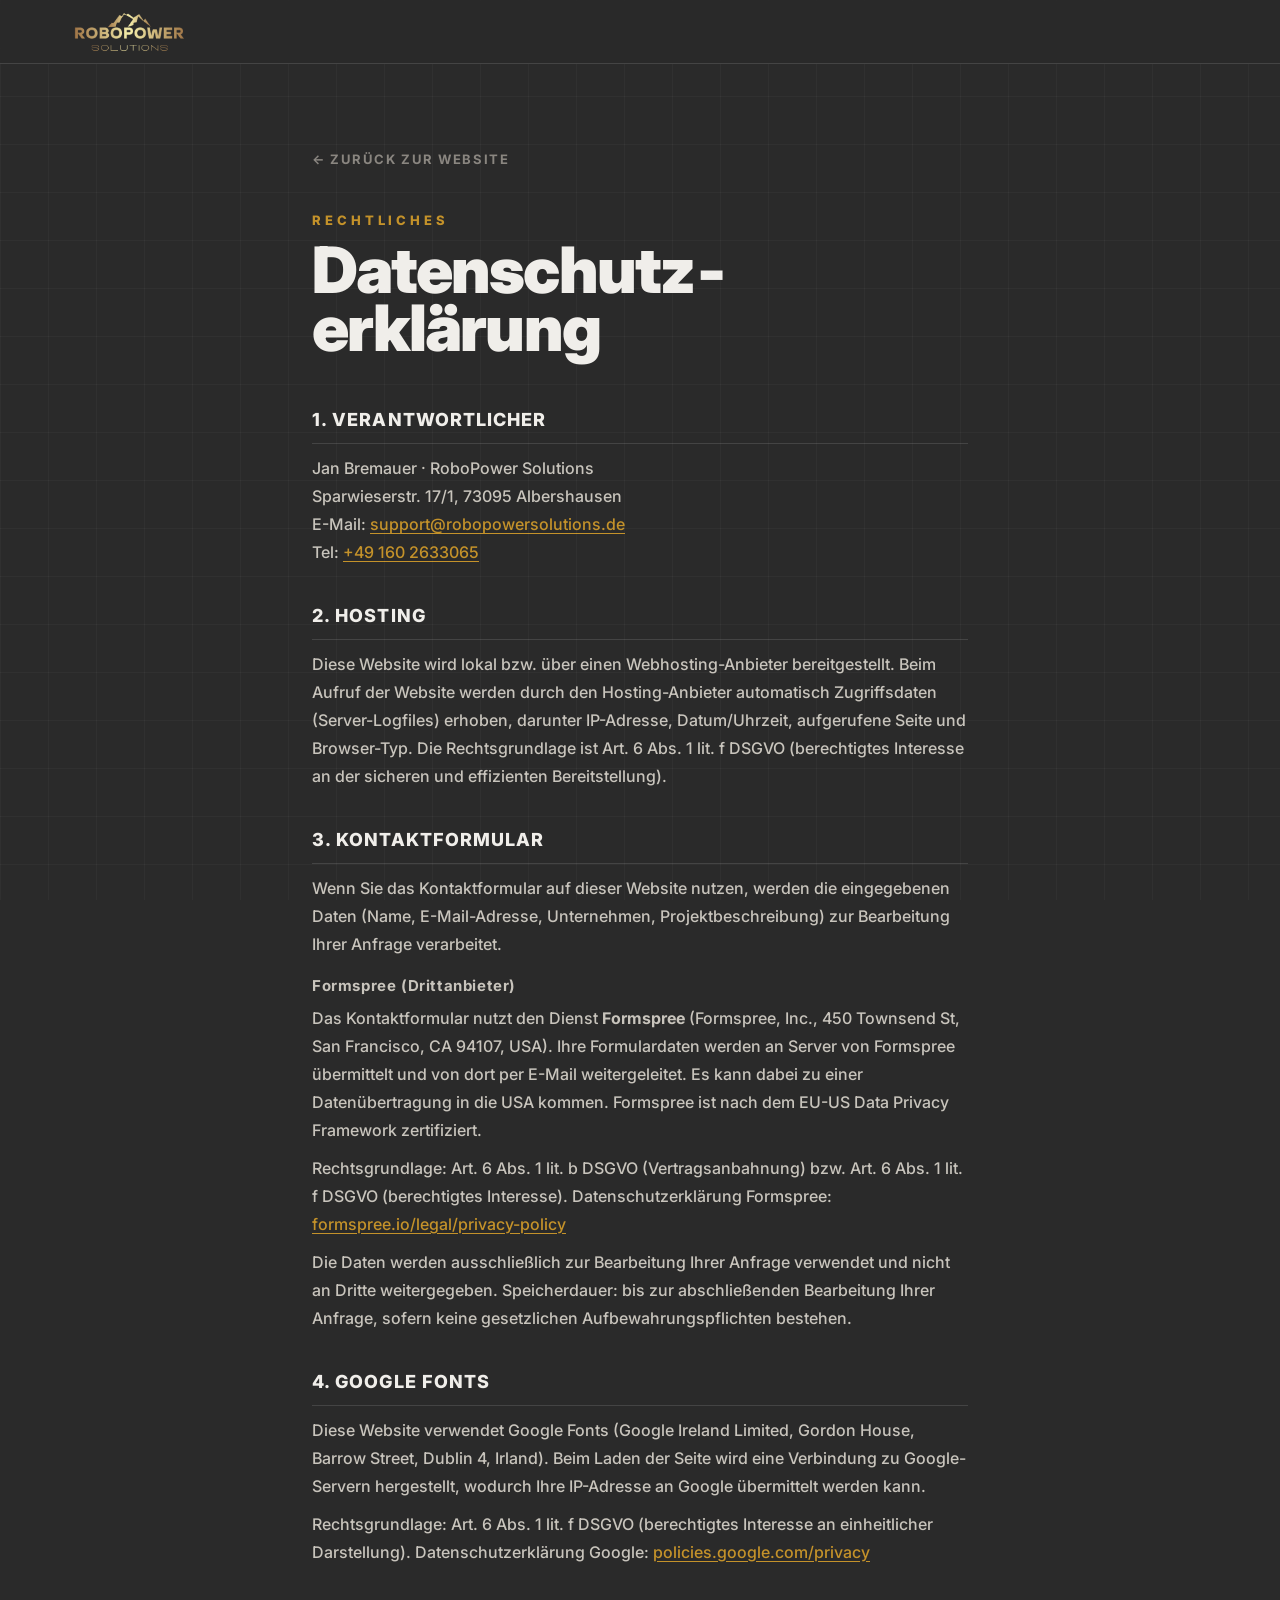
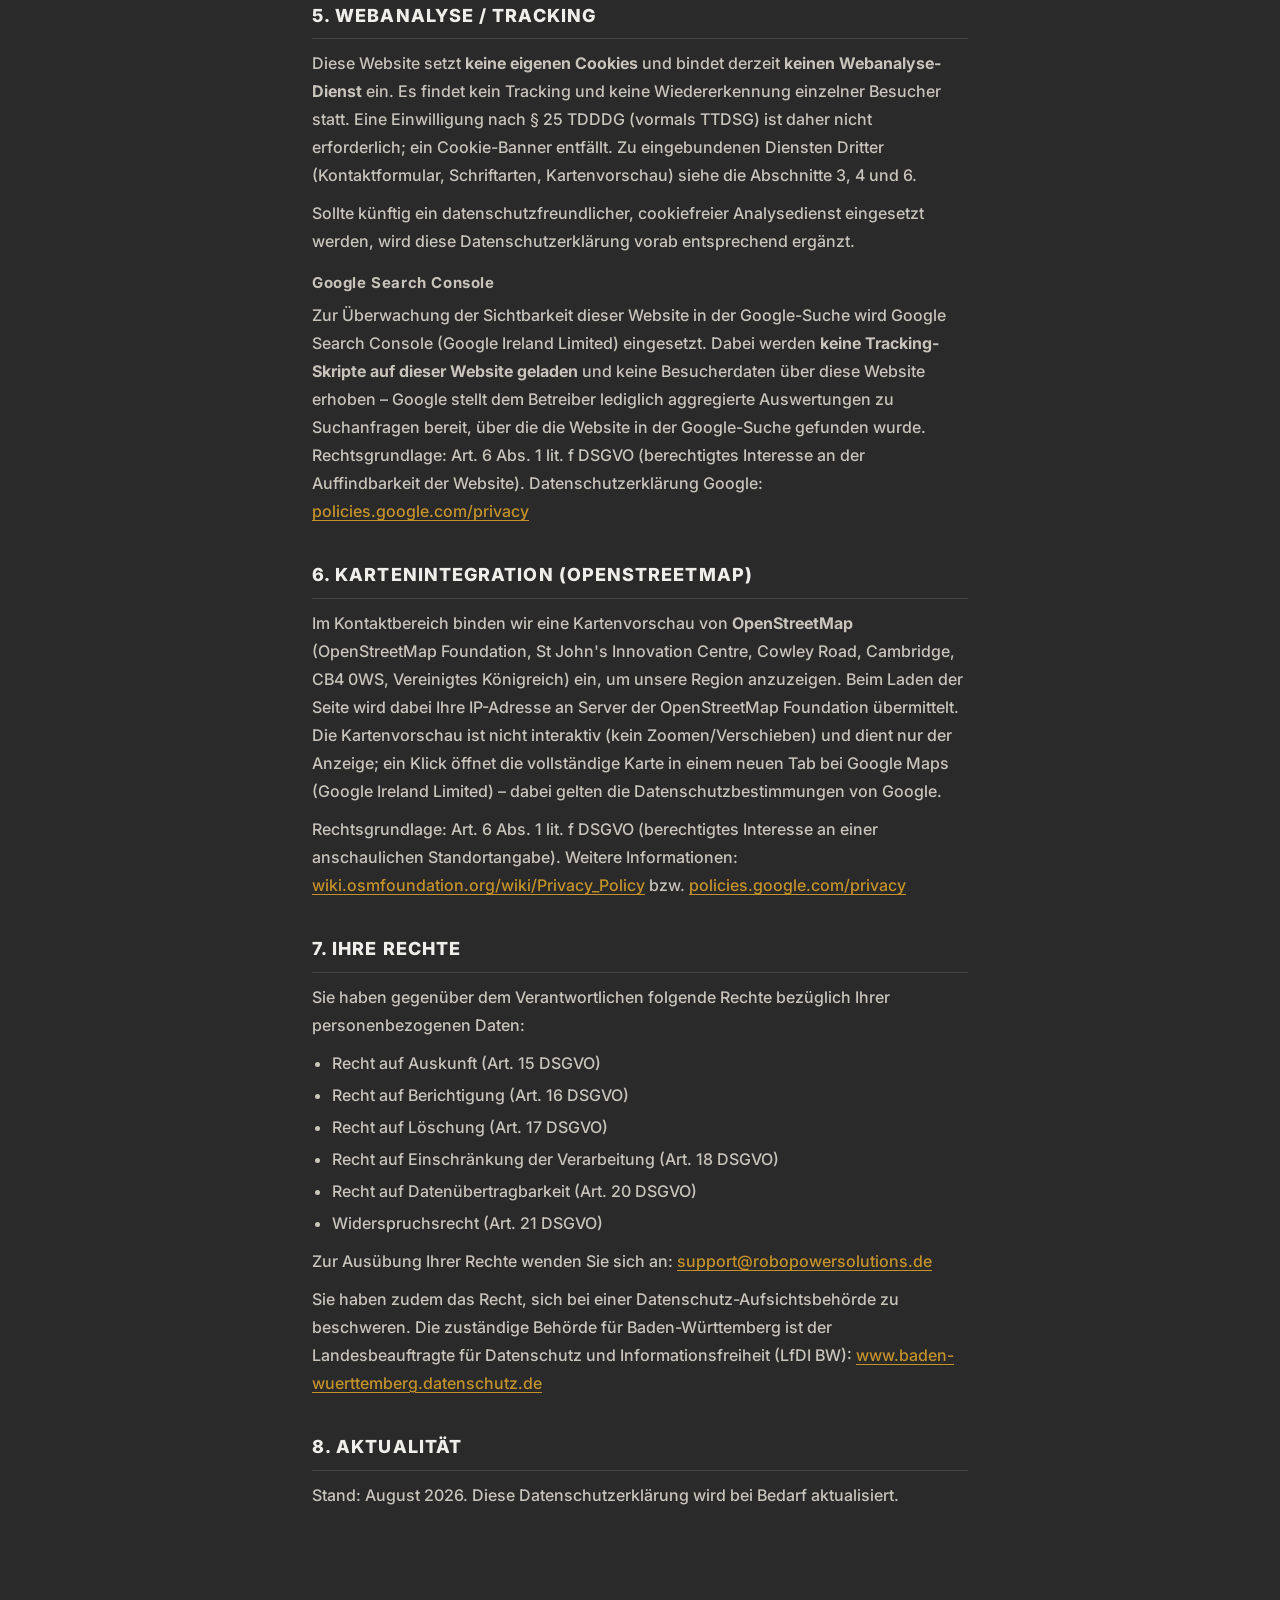
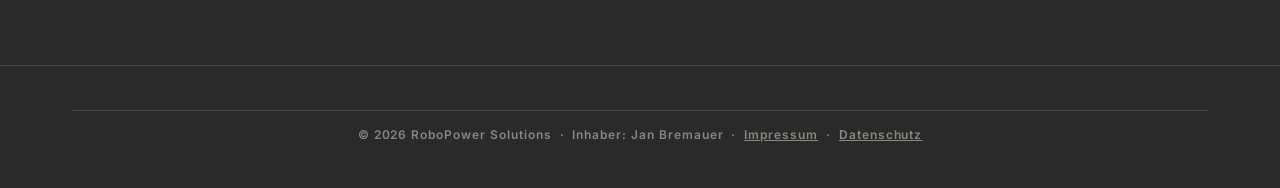
<file: datenschutz.html>
<!DOCTYPE html>
<html lang="de">
<head>
  <meta charset="UTF-8">
  <meta name="viewport" content="width=device-width, initial-scale=1.0">
  <title>Datenschutzerklärung – RoboPower Solutions</title>
  <meta name="robots" content="noindex,nofollow">
  <link rel="icon" type="image/svg+xml" href="Infos/favicon.svg">
  <link rel="icon" type="image/x-icon" href="favicon.ico">
  <link rel="preconnect" href="https://fonts.googleapis.com">
  <link rel="preconnect" href="https://fonts.gstatic.com" crossorigin>
  <link href="https://fonts.googleapis.com/css2?family=Inter:ital,opsz,wght@0,14..32,300;0,14..32,400;0,14..32,500;0,14..32,600;0,14..32,700;0,14..32,800;0,14..32,900;1,14..32,400&family=IBM+Plex+Mono:wght@400;500&display=swap" rel="stylesheet">
  <link rel="stylesheet" href="style.css">
  <style>
    .legal-wrap{max-width:720px;margin:0 auto;padding:calc(var(--nav-h) + 80px) 32px 120px}
    .legal-tag{font-family:var(--f-heading);font-size:13px;font-weight:800;letter-spacing:.3em;text-transform:uppercase;color:var(--accent);margin-bottom:10px}
    .legal-title{font-family:var(--f-display);font-size:clamp(36px,6vw,64px);font-weight:900;letter-spacing:-.03em;color:var(--text);margin-bottom:48px;line-height:.92}
    .legal-section{margin-bottom:36px}
    .legal-section h2{font-family:var(--f-heading);font-size:18px;font-weight:800;letter-spacing:.06em;text-transform:uppercase;color:var(--text);margin-bottom:10px;padding-bottom:8px;border-bottom:1px solid var(--border)}
    .legal-section h3{font-family:var(--f-heading);font-size:15px;font-weight:700;letter-spacing:.04em;color:var(--text-dim);margin:16px 0 6px}
    .legal-section p{font-size:16px;font-weight:500;line-height:1.75;color:var(--text-dim);margin-bottom:10px}
    .legal-section ul{padding-left:20px;margin-bottom:10px}
    .legal-section ul li{font-size:16px;font-weight:500;line-height:1.75;color:var(--text-dim);margin-bottom:4px}
    .legal-section a{color:var(--accent);text-decoration:underline;text-underline-offset:3px}
    .back-link{display:inline-flex;align-items:center;gap:8px;font-family:var(--f-heading);font-size:13px;font-weight:700;letter-spacing:.12em;text-transform:uppercase;color:var(--text-muted);margin-bottom:40px;transition:color .2s}
    .back-link:hover{color:var(--accent)}
  </style>
</head>
<body>

<nav id="navbar" class="scrolled">
  <div class="nav-inner">
    <a href="index.html" class="nav-logo">
      <img src="Infos/noBgColor.webp" alt="RoboPower Solutions" class="nav-logo-img" width="1400" height="536">
    </a>
  </div>
</nav>

<div class="legal-wrap">
  <a href="index.html" class="back-link">← Zurück zur Website</a>
  <div class="legal-tag">Rechtliches</div>
  <h1 class="legal-title">Datenschutz&shy;erklärung</h1>

  <div class="legal-section">
    <h2>1. Verantwortlicher</h2>
    <p>
      Jan Bremauer · RoboPower Solutions<br>
      Sparwieserstr. 17/1, 73095 Albershausen<br>
      E-Mail: <a href="mailto:support@robopowersolutions.de">support@robopowersolutions.de</a><br>
      Tel: <a href="tel:+491602633065">+49 160 2633065</a>
    </p>
  </div>

  <div class="legal-section">
    <h2>2. Hosting</h2>
    <p>Diese Website wird lokal bzw. über einen Webhosting-Anbieter bereitgestellt. Beim Aufruf der Website werden durch den Hosting-Anbieter automatisch Zugriffsdaten (Server-Logfiles) erhoben, darunter IP-Adresse, Datum/Uhrzeit, aufgerufene Seite und Browser-Typ. Die Rechtsgrundlage ist Art. 6 Abs. 1 lit. f DSGVO (berechtigtes Interesse an der sicheren und effizienten Bereitstellung).</p>
  </div>

  <div class="legal-section">
    <h2>3. Kontaktformular</h2>
    <p>Wenn Sie das Kontaktformular auf dieser Website nutzen, werden die eingegebenen Daten (Name, E-Mail-Adresse, Unternehmen, Projektbeschreibung) zur Bearbeitung Ihrer Anfrage verarbeitet.</p>
    <h3>Formspree (Drittanbieter)</h3>
    <p>Das Kontaktformular nutzt den Dienst <strong>Formspree</strong> (Formspree, Inc., 450 Townsend St, San Francisco, CA 94107, USA). Ihre Formulardaten werden an Server von Formspree übermittelt und von dort per E-Mail weitergeleitet. Es kann dabei zu einer Datenübertragung in die USA kommen. Formspree ist nach dem EU-US Data Privacy Framework zertifiziert.</p>
    <p>Rechtsgrundlage: Art. 6 Abs. 1 lit. b DSGVO (Vertragsanbahnung) bzw. Art. 6 Abs. 1 lit. f DSGVO (berechtigtes Interesse). Datenschutzerklärung Formspree: <a href="https://formspree.io/legal/privacy-policy" target="_blank" rel="noopener">formspree.io/legal/privacy-policy</a></p>
    <p>Die Daten werden ausschließlich zur Bearbeitung Ihrer Anfrage verwendet und nicht an Dritte weitergegeben. Speicherdauer: bis zur abschließenden Bearbeitung Ihrer Anfrage, sofern keine gesetzlichen Aufbewahrungspflichten bestehen.</p>
  </div>

  <div class="legal-section">
    <h2>4. Google Fonts</h2>
    <p>Diese Website verwendet Google Fonts (Google Ireland Limited, Gordon House, Barrow Street, Dublin 4, Irland). Beim Laden der Seite wird eine Verbindung zu Google-Servern hergestellt, wodurch Ihre IP-Adresse an Google übermittelt werden kann.</p>
    <p>Rechtsgrundlage: Art. 6 Abs. 1 lit. f DSGVO (berechtigtes Interesse an einheitlicher Darstellung). Datenschutzerklärung Google: <a href="https://policies.google.com/privacy" target="_blank" rel="noopener">policies.google.com/privacy</a></p>
  </div>

  <div class="legal-section">
    <h2>5. Webanalyse / Tracking</h2>
    <p>Diese Website setzt <strong>keine eigenen Cookies</strong> und bindet derzeit <strong>keinen Webanalyse-Dienst</strong> ein. Es findet kein Tracking und keine Wiedererkennung einzelner Besucher statt. Eine Einwilligung nach § 25 TDDDG (vormals TTDSG) ist daher nicht erforderlich; ein Cookie-Banner entfällt. Zu eingebundenen Diensten Dritter (Kontaktformular, Schriftarten, Kartenvorschau) siehe die Abschnitte 3, 4 und 6.</p>
    <p>Sollte künftig ein datenschutzfreundlicher, cookiefreier Analysedienst eingesetzt werden, wird diese Datenschutzerklärung vorab entsprechend ergänzt.</p>
    <h3>Google Search Console</h3>
    <p>Zur Überwachung der Sichtbarkeit dieser Website in der Google-Suche wird Google Search Console (Google Ireland Limited) eingesetzt. Dabei werden <strong>keine Tracking-Skripte auf dieser Website geladen</strong> und keine Besucherdaten über diese Website erhoben – Google stellt dem Betreiber lediglich aggregierte Auswertungen zu Suchanfragen bereit, über die die Website in der Google-Suche gefunden wurde. Rechtsgrundlage: Art. 6 Abs. 1 lit. f DSGVO (berechtigtes Interesse an der Auffindbarkeit der Website). Datenschutzerklärung Google: <a href="https://policies.google.com/privacy" target="_blank" rel="noopener">policies.google.com/privacy</a></p>
  </div>

  <div class="legal-section">
    <h2>6. Kartenintegration (OpenStreetMap)</h2>
    <p>Im Kontaktbereich binden wir eine Kartenvorschau von <strong>OpenStreetMap</strong> (OpenStreetMap Foundation, St John's Innovation Centre, Cowley Road, Cambridge, CB4 0WS, Vereinigtes Königreich) ein, um unsere Region anzuzeigen. Beim Laden der Seite wird dabei Ihre IP-Adresse an Server der OpenStreetMap Foundation übermittelt. Die Kartenvorschau ist nicht interaktiv (kein Zoomen/Verschieben) und dient nur der Anzeige; ein Klick öffnet die vollständige Karte in einem neuen Tab bei Google Maps (Google Ireland Limited) – dabei gelten die Datenschutzbestimmungen von Google.</p>
    <p>Rechtsgrundlage: Art. 6 Abs. 1 lit. f DSGVO (berechtigtes Interesse an einer anschaulichen Standortangabe). Weitere Informationen: <a href="https://wiki.osmfoundation.org/wiki/Privacy_Policy" target="_blank" rel="noopener">wiki.osmfoundation.org/wiki/Privacy_Policy</a> bzw. <a href="https://policies.google.com/privacy" target="_blank" rel="noopener">policies.google.com/privacy</a></p>
  </div>

  <div class="legal-section">
    <h2>7. Ihre Rechte</h2>
    <p>Sie haben gegenüber dem Verantwortlichen folgende Rechte bezüglich Ihrer personenbezogenen Daten:</p>
    <ul>
      <li>Recht auf Auskunft (Art. 15 DSGVO)</li>
      <li>Recht auf Berichtigung (Art. 16 DSGVO)</li>
      <li>Recht auf Löschung (Art. 17 DSGVO)</li>
      <li>Recht auf Einschränkung der Verarbeitung (Art. 18 DSGVO)</li>
      <li>Recht auf Datenübertragbarkeit (Art. 20 DSGVO)</li>
      <li>Widerspruchsrecht (Art. 21 DSGVO)</li>
    </ul>
    <p>Zur Ausübung Ihrer Rechte wenden Sie sich an: <a href="mailto:support@robopowersolutions.de">support@robopowersolutions.de</a></p>
    <p>Sie haben zudem das Recht, sich bei einer Datenschutz-Aufsichtsbehörde zu beschweren. Die zuständige Behörde für Baden-Württemberg ist der Landesbeauftragte für Datenschutz und Informationsfreiheit (LfDI BW): <a href="https://www.baden-wuerttemberg.datenschutz.de" target="_blank" rel="noopener">www.baden-wuerttemberg.datenschutz.de</a></p>
  </div>

  <div class="legal-section">
    <h2>8. Aktualität</h2>
    <p>Stand: August 2026. Diese Datenschutzerklärung wird bei Bedarf aktualisiert.</p>
  </div>
</div>

<footer id="footer">
  <div class="footer-inner">
    <div class="footer-copy">© 2026 RoboPower Solutions &nbsp;·&nbsp; Inhaber: Jan Bremauer &nbsp;·&nbsp; <a href="impressum.html" style="color:var(--text-muted);text-decoration:underline">Impressum</a> &nbsp;·&nbsp; <a href="datenschutz.html" style="color:var(--text-muted);text-decoration:underline">Datenschutz</a></div>
  </div>
</footer>

</body>
</html>
</file>
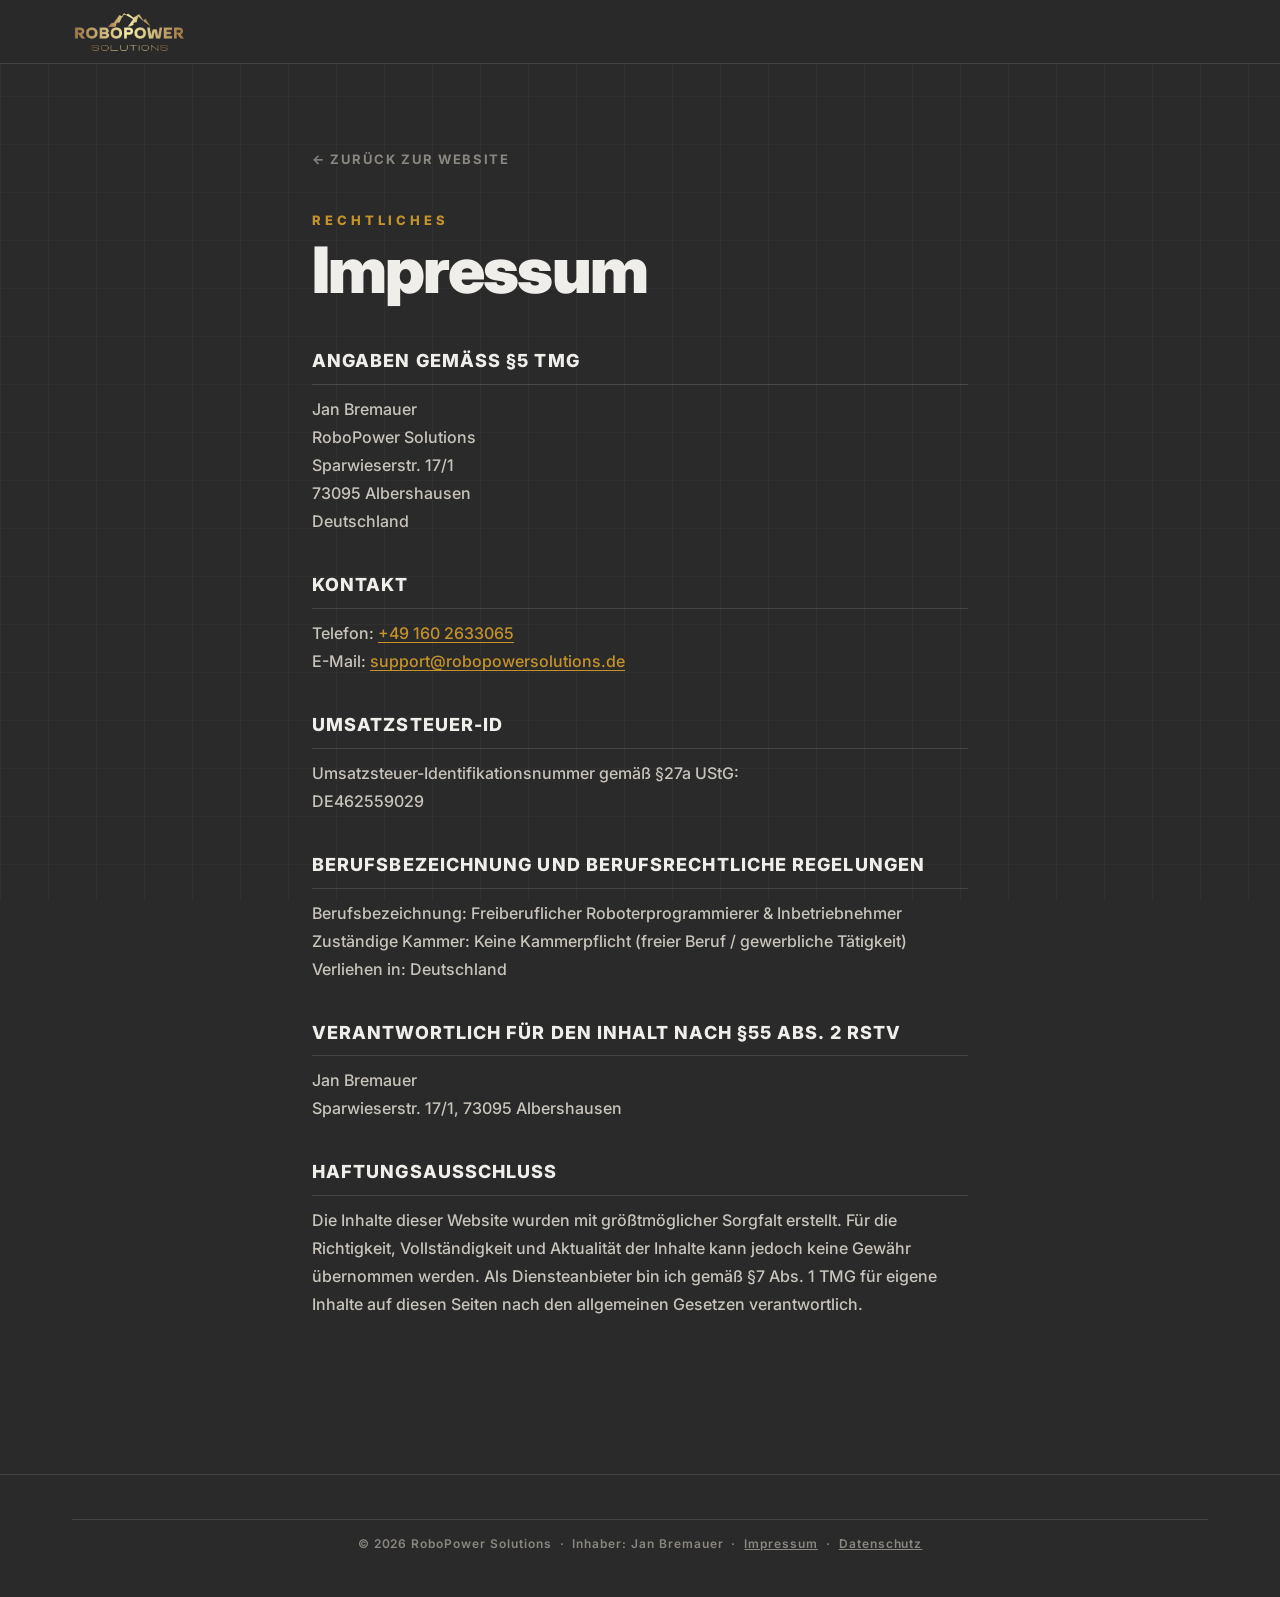
<file: impressum.html>
<!DOCTYPE html>
<html lang="de">
<head>
  <meta charset="UTF-8">
  <meta name="viewport" content="width=device-width, initial-scale=1.0">
  <title>Impressum – RoboPower Solutions</title>
  <meta name="robots" content="noindex,nofollow">
  <link rel="icon" type="image/svg+xml" href="Infos/favicon.svg">
  <link rel="icon" type="image/x-icon" href="favicon.ico">
  <link rel="preconnect" href="https://fonts.googleapis.com">
  <link rel="preconnect" href="https://fonts.gstatic.com" crossorigin>
  <link href="https://fonts.googleapis.com/css2?family=Inter:ital,opsz,wght@0,14..32,300;0,14..32,400;0,14..32,500;0,14..32,600;0,14..32,700;0,14..32,800;0,14..32,900;1,14..32,400&family=IBM+Plex+Mono:wght@400;500&display=swap" rel="stylesheet">
  <link rel="stylesheet" href="style.css">
  <style>
    .legal-wrap{max-width:720px;margin:0 auto;padding:calc(var(--nav-h) + 80px) 32px 120px}
    .legal-tag{font-family:var(--f-heading);font-size:13px;font-weight:800;letter-spacing:.3em;text-transform:uppercase;color:var(--accent);margin-bottom:10px}
    .legal-title{font-family:var(--f-display);font-size:clamp(36px,6vw,64px);font-weight:900;letter-spacing:-.03em;color:var(--text);margin-bottom:48px;line-height:.92}
    .legal-section{margin-bottom:36px}
    .legal-section h2{font-family:var(--f-heading);font-size:18px;font-weight:800;letter-spacing:.06em;text-transform:uppercase;color:var(--text);margin-bottom:10px;padding-bottom:8px;border-bottom:1px solid var(--border)}
    .legal-section p,.legal-section address{font-size:16px;font-weight:500;line-height:1.75;color:var(--text-dim);font-style:normal}
    .legal-section a{color:var(--accent);text-decoration:underline;text-underline-offset:3px}
    .legal-section .placeholder{color:var(--accent);background:var(--accent-dim);padding:2px 6px;font-family:var(--f-mono);font-size:14px}
    .back-link{display:inline-flex;align-items:center;gap:8px;font-family:var(--f-heading);font-size:13px;font-weight:700;letter-spacing:.12em;text-transform:uppercase;color:var(--text-muted);margin-bottom:40px;transition:color .2s}
    .back-link:hover{color:var(--accent)}
  </style>
</head>
<body>

<nav id="navbar" class="scrolled">
  <div class="nav-inner">
    <a href="index.html" class="nav-logo">
      <img src="Infos/noBgColor.webp" alt="RoboPower Solutions" class="nav-logo-img" width="1400" height="536">
    </a>
  </div>
</nav>

<div class="legal-wrap">
  <a href="index.html" class="back-link">← Zurück zur Website</a>
  <div class="legal-tag">Rechtliches</div>
  <h1 class="legal-title">Impressum</h1>

  <div class="legal-section">
    <h2>Angaben gemäß §5 TMG</h2>
    <address>
      Jan Bremauer<br>
      RoboPower Solutions<br>
      Sparwieserstr. 17/1<br>
      73095 Albershausen<br>
      Deutschland
    </address>
  </div>

  <div class="legal-section">
    <h2>Kontakt</h2>
    <p>
      Telefon: <a href="tel:+491602633065">+49 160 2633065</a><br>
      E-Mail: <a href="mailto:support@robopowersolutions.de">support@robopowersolutions.de</a>
    </p>
  </div>

  <div class="legal-section">
    <h2>Umsatzsteuer-ID</h2>
    <p>
      Umsatzsteuer-Identifikationsnummer gemäß §27a UStG:<br>
      DE462559029
    </p>
  </div>

  <div class="legal-section">
    <h2>Berufsbezeichnung und berufsrechtliche Regelungen</h2>
    <p>
      Berufsbezeichnung: Freiberuflicher Roboterprogrammierer & Inbetriebnehmer<br>
      Zuständige Kammer: Keine Kammerpflicht (freier Beruf / gewerbliche Tätigkeit)<br>
      Verliehen in: Deutschland
    </p>
  </div>

  <div class="legal-section">
    <h2>Verantwortlich für den Inhalt nach §55 Abs. 2 RStV</h2>
    <p>
      Jan Bremauer<br>
      Sparwieserstr. 17/1, 73095 Albershausen
    </p>
  </div>

  <div class="legal-section">
    <h2>Haftungsausschluss</h2>
    <p>
      Die Inhalte dieser Website wurden mit größtmöglicher Sorgfalt erstellt. Für die Richtigkeit, Vollständigkeit und Aktualität der Inhalte kann jedoch keine Gewähr übernommen werden. Als Diensteanbieter bin ich gemäß §7 Abs. 1 TMG für eigene Inhalte auf diesen Seiten nach den allgemeinen Gesetzen verantwortlich.
    </p>
  </div>
</div>

<footer id="footer">
  <div class="footer-inner">
    <div class="footer-copy">© 2026 RoboPower Solutions &nbsp;·&nbsp; Inhaber: Jan Bremauer &nbsp;·&nbsp; <a href="impressum.html" style="color:var(--text-muted);text-decoration:underline">Impressum</a> &nbsp;·&nbsp; <a href="datenschutz.html" style="color:var(--text-muted);text-decoration:underline">Datenschutz</a></div>
  </div>
</footer>

</body>
</html>
</file>
<file: style.css>
/* ================================================================
   ROBOPOWER SOLUTIONS — style.css
   Industrial Light · Logo Gold · Precision Machine Aesthetic
   ================================================================ */

/* ── TOKENS ─────────────────────────────────────────────────── */
:root {
  --bg:          #2A2A2A;
  --bg2:         #242424;
  --bg3:         #1E1E1E;
  --surface:     #333333;
  --surface2:    #3A3A3A;
  --border:      #444444;
  --border2:     #555555;
  --accent:      #C4922A;
  --accent-dim:  rgba(196,146,42,.12);
  --accent-glow: rgba(196,146,42,.28);
  --text:        #F0EEEA;
  --text-dim:    #C8C4BC;
  --text-muted:  #8A8680;
  --green:       #16A34A;

  --f-display: 'Inter', sans-serif;
  --f-heading: 'Inter', sans-serif;
  --f-body:    'Inter', sans-serif;
  --f-mono:    'IBM Plex Mono', monospace;

  --nav-h:     64px;
  --wrap:      1200px;
  --gap:       120px;
  --ease:      cubic-bezier(.16,1,.3,1);
}

/* ── RESET ───────────────────────────────────────────────────── */
*,*::before,*::after{box-sizing:border-box;margin:0;padding:0}
html{scroll-behavior:smooth;font-size:18px;-webkit-text-size-adjust:100%}
body{
  background:var(--bg);
  color:var(--text);
  font-family:var(--f-body);
  font-weight:500;
  line-height:1.6;
  overflow-x:hidden;
}
a{color:inherit;text-decoration:none;cursor:pointer}
img,svg{display:block}
input,textarea,button{font-family:inherit}
button{cursor:pointer}

/* Press feedback for all interactive elements */
a:active,button:active{opacity:.75;transform:scale(.97)}
.btn-primary:active,.btn-ghost:active{transform:scale(.97) !important;opacity:.9}
.proj-card:active{transform:translateY(-1px) !important}
.svc-card:active{transform:scale(.99)}
.contact-item:active{opacity:.7}
.lang-btn:active,.nav-flag-btn:active{transform:scale(.9)}
.nav-phone-btn:active{transform:scale(.9)}
#backToTop:active{transform:scale(.9)}

/* ── SCROLLBAR ───────────────────────────────────────────────── */
::-webkit-scrollbar{width:4px}
::-webkit-scrollbar-track{background:var(--bg)}
::-webkit-scrollbar-thumb{background:var(--accent);border-radius:2px}

/* ── SELECTION ───────────────────────────────────────────────── */
::selection{background:var(--accent);color:#fff}

/* ── GLOBAL GRID TEXTURE ─────────────────────────────────────── */
body::before{
  content:'';
  position:fixed;inset:0;
  background-image:
    linear-gradient(rgba(255,255,255,.03) 1px,transparent 1px),
    linear-gradient(90deg,rgba(255,255,255,.03) 1px,transparent 1px);
  background-size:48px 48px;
  pointer-events:none;
  z-index:0;
}

/* ================================================================
   NAVIGATION
   ================================================================ */
#navbar{
  position:fixed;top:0;left:0;right:0;
  height:var(--nav-h);
  z-index:1000;
  transition:background .3s,border-color .3s;
  border-bottom:1px solid transparent;
}
#navbar.scrolled{
  background:rgba(42,42,42,.96);
  backdrop-filter:blur(20px);
  -webkit-backdrop-filter:blur(20px);
  border-bottom-color:var(--border);
}

.nav-inner{
  max-width:var(--wrap);
  margin:0 auto;
  padding:0 32px;
  height:100%;
  display:flex;
  align-items:center;
  justify-content:space-between;
}

/* Logo */
.nav-logo{display:flex;align-items:center}
.nav-logo-img{
  height:44px;
  width:auto;
  display:block;
  mix-blend-mode:screen;
}
/* Keep old text-logo classes in case referenced elsewhere */
.logo-row{display:flex;align-items:baseline}
.logo-rp   {font-family:var(--f-display);font-size:24px;font-weight:900;letter-spacing:.04em;color:var(--text)}
.logo-power{font-family:var(--f-display);font-size:24px;font-weight:900;letter-spacing:.04em;color:var(--accent)}
.logo-sub  {font-family:var(--f-mono);font-size:8px;letter-spacing:.28em;color:var(--text-muted);text-transform:uppercase}

/* Nav links */
.nav-links{display:flex;align-items:center;gap:4px}

.nav-link{
  font-family:var(--f-heading);
  font-size:14px;
  font-weight:700;
  letter-spacing:.12em;
  text-transform:uppercase;
  color:var(--text-dim);
  padding:6px 12px;
  position:relative;
  transition:color .2s;
}
.nav-link::after{
  content:'';
  position:absolute;
  bottom:0;left:12px;right:12px;
  height:1px;
  background:var(--accent);
  transform:scaleX(0);
  transform-origin:center;
  transition:transform .2s var(--ease);
}
.nav-link:hover,
.nav-link.active{color:#fff}
.nav-link:hover::after,
.nav-link.active::after{transform:scaleX(1)}

/* Language switcher */
.lang-switcher{
  display:flex;
  align-items:center;
  margin-left:16px;
  border:1px solid var(--border2);
  overflow:hidden;
}
.lang-btn{
  font-family:var(--f-mono);
  font-size:13px;
  letter-spacing:.1em;
  background:transparent;
  border:none;
  color:var(--text-muted);
  padding:5px 10px;
  transition:all .2s;
  text-decoration:none;
  display:inline-block;
  cursor:pointer;
}
.lang-btn.active{background:var(--accent);color:#fff}
.lang-btn:hover:not(.active){color:#fff}
.lang-sep{color:var(--border2);font-size:11px;pointer-events:none}

/* Hamburger */
.nav-mobile-actions{display:none}
.nav-hamburger{
  display:none;
  flex-direction:column;
  justify-content:center;
  align-items:center;
  gap:5px;
  background:none;
  border:none;
  padding:8px;
  cursor:pointer;
  width:36px;
  height:36px;
}
.nav-hamburger span{
  display:block;
  width:22px;height:1.5px;
  background:var(--text);
  transition:all .3s;
}
.nav-hamburger.open span:nth-child(1){transform:translateY(6.5px) rotate(45deg)}
.nav-hamburger.open span:nth-child(2){opacity:0}
.nav-hamburger.open span:nth-child(3){transform:translateY(-6.5px) rotate(-45deg)}

/* ================================================================
   HERO
   ================================================================ */
/* ── Hero layout ── */
#hero{
  position:relative;
  min-height:100vh;
  display:flex;
  flex-direction:column;
  justify-content:center;
  overflow:hidden;
  padding-top:var(--nav-h);
}
/* Background video */
.hero-video-bg{
  position:absolute;inset:0;
  z-index:0;
  overflow:hidden;
}
.hero-video,
.hero-video-fallback{
  position:absolute;inset:0;
  width:100%;height:100%;
  object-fit:cover;
  object-position:0% center;
  display:block;
}
.hero-video-fallback{display:none}
.hero-video-overlay{
  position:absolute;inset:0;
  background:rgba(0,0,0,.55);
}
@media(prefers-reduced-motion:reduce){
  .hero-video{display:none}
  .hero-video-fallback{display:block}
}

.hero-content{
  position:relative;z-index:2;
  max-width:600px;
  margin:0 auto 0 8%;
  padding:60px 32px 40px;
  width:100%;
}
.hero-name{
  margin-bottom:24px;
  opacity:0;animation:fadeUp .8s var(--ease) .2s forwards;
}
.hero-logo-img{
  width:clamp(260px,36vw,520px);
  height:auto;
  display:block;
  mix-blend-mode:screen;
}
.hero-name-sub{color:var(--accent);display:block}

.hero-core{
  margin-bottom:20px;
  opacity:0;animation:fadeUp .7s var(--ease) .38s forwards;
}
.hero-core-title{
  font-family:var(--f-heading);
  font-size:clamp(18px,2.4vw,30px);font-weight:800;
  letter-spacing:.04em;text-transform:uppercase;
  color:var(--text);margin-bottom:12px;
}
.hero-brands{
  display:flex;align-items:center;gap:12px;margin-bottom:14px;
}
.hero-brands span{
  font-family:var(--f-display);
  font-size:clamp(20px,2.5vw,30px);font-weight:900;letter-spacing:.08em;color:var(--accent);
}
.hb-sep{color:var(--border2)!important;font-size:16px!important;letter-spacing:0!important}
.hero-disciplines{
  display:flex;align-items:center;flex-wrap:wrap;gap:8px;
}
.hero-disciplines span{
  font-family:var(--f-heading);font-size:14px;font-weight:700;
  letter-spacing:.1em;text-transform:uppercase;color:var(--text-dim);
}
.hd-dot{color:var(--accent)!important;font-size:18px!important;line-height:1}

.hero-person{
  display:flex;align-items:center;gap:8px;
  margin-bottom:28px;margin-top:16px;
  opacity:0;animation:fadeUp .6s var(--ease) .54s forwards;
}
.hero-person-by{
  font-family:var(--f-mono);font-size:11px;
  letter-spacing:.18em;text-transform:uppercase;color:var(--text-muted);
}
.hero-person-name{
  font-family:var(--f-heading);font-size:17px;font-weight:600;
  letter-spacing:.06em;color:var(--text-dim);
}

.hero-actions{
  display:flex;gap:14px;flex-wrap:wrap;
  opacity:0;animation:fadeUp .6s var(--ease) .68s forwards;
}

/* Mobile bird's eye image — hidden on desktop */
.hero-mobile-img{display:none}
.hero-mobile-caption{display:none}

/* Robot image — absolute right */
.hero-visual{
  position:absolute;right:20px;top:0;bottom:0;
  width:45%;max-width:600px;
  z-index:1;pointer-events:none;
  opacity:0;animation:fadeIn .9s var(--ease) .4s forwards;
  display:flex;flex-direction:column;align-items:center;justify-content:center;
  gap:14px;
}
.hero-visual-caption{
  font-family:var(--f-mono);font-size:12px;
  letter-spacing:.22em;text-transform:uppercase;
  color:var(--text-muted);
  text-align:center;
}
.hero-robot-img{
  width:100%;height:auto;max-height:100%;
  object-fit:contain;object-position:center center;display:block;
  filter:saturate(.8) brightness(.88) contrast(.96);
  -webkit-mask-image:radial-gradient(ellipse at center,black 58%,transparent 92%);
  mask-image:radial-gradient(ellipse at center,black 58%,transparent 92%);
}
.hero-img-overlay{
  display:none;
}

/* Stats bar */
.hero-stats{
  position:relative;z-index:2;
  display:flex;align-items:stretch;
  border-top:1px solid var(--border);
  background:rgba(42,42,42,.85);
  backdrop-filter:blur(10px);
  opacity:0;animation:fadeIn .8s var(--ease) .9s forwards;
}
.stat-item{
  display:flex;flex-direction:column;align-items:center;justify-content:center;
  padding:24px 40px;gap:5px;flex:1;
}
.stat-num-wrap{display:flex;align-items:baseline;gap:1px;line-height:1}
.stat-num{font-family:var(--f-display);font-size:44px;font-weight:900;letter-spacing:-.03em;color:var(--text);line-height:1}
.stat-plus{font-family:var(--f-display);font-size:26px;font-weight:900;color:var(--accent)}
.stat-label{font-family:var(--f-heading);font-size:11px;font-weight:700;letter-spacing:.14em;text-transform:uppercase;color:var(--text-muted)}
.stat-div{width:1px;background:var(--border);align-self:stretch;margin:14px 0}



/* ── Shared buttons (used elsewhere) ── */
.btn-primary{
  display:inline-flex;align-items:center;gap:8px;
  background:var(--accent);color:#fff;
  font-family:var(--f-heading);font-size:15px;font-weight:800;
  letter-spacing:.16em;text-transform:uppercase;
  padding:16px 38px;border:2px solid var(--accent);
  transition:box-shadow .25s;
  position:relative;overflow:hidden;
}
.btn-primary::before{
  content:'';position:absolute;inset:0;
  background:rgba(255,255,255,.1);
  transform:translateX(-100%);transition:transform .3s var(--ease);
}
.btn-primary:hover::before{transform:translateX(0)}
.btn-primary:hover{box-shadow:0 0 28px var(--accent-glow)}

.btn-ghost{
  display:inline-flex;align-items:center;
  background:transparent;color:var(--text-dim);
  font-family:var(--f-heading);font-size:15px;font-weight:800;
  letter-spacing:.16em;text-transform:uppercase;
  padding:16px 38px;border:2px solid var(--border2);
  transition:all .25s var(--ease);
  box-shadow:0 2px 8px rgba(0,0,0,.3);
}
.btn-ghost:hover{color:var(--accent);border-color:var(--accent);background:var(--accent-dim)}

/* ================================================================
   SECTION COMMON
   ================================================================ */
section{position:relative;z-index:1}

.section-container{
  max-width:var(--wrap);
  margin:0 auto;
  padding:var(--gap) 32px;
}
.section-header{margin-bottom:56px}
.section-tag{
  font-family:var(--f-heading);
  font-size:13px;
  font-weight:800;
  letter-spacing:.3em;
  text-transform:uppercase;
  color:var(--accent);
  margin-bottom:10px;
}
.section-title{
  font-family:var(--f-display);
  font-size:clamp(36px,5.5vw,68px);
  font-weight:900;
  line-height:.92;
  letter-spacing:-.03em;
  color:var(--text);
}
.section-sub{
  font-size:13px;
  font-weight:400;
  color:var(--text-muted);
  margin-top:12px;
}

/* ================================================================
   ABOUT
   ================================================================ */
#about{
  background:var(--bg);
  background-image:url('Infos/my-project-page-1 (8).webp');
  background-size:cover;
  background-position:center;
  background-attachment:fixed;
}
#about::after{
  content:'';position:absolute;inset:0;
  background:rgba(42,42,42,.88);
  pointer-events:none;z-index:0;
}
#about .section-container{position:relative;z-index:1}

.about-grid{
  display:grid;
  grid-template-columns:300px 1fr;
  gap:72px;
  align-items:start;
}

/* Profile card */
.profile-card{
  background:var(--surface);
  border:1px solid var(--border);
  padding:28px 24px;
  display:flex;flex-direction:column;align-items:center;
  gap:14px;
  position:relative;
}
.profile-card::before{
  content:'';
  position:absolute;top:0;left:0;
  width:40px;height:2px;
  background:var(--accent);
}
.profile-avatar{
  width:100px;height:100px;
  border:2px solid var(--accent);
  border-radius:50%;
  overflow:hidden;
  flex-shrink:0;
}
.profile-photo{
  width:100%;height:100%;
  object-fit:cover;
  object-position:center top;
  display:block;
}
.profile-name{
  font-family:var(--f-display);
  font-size:22px;font-weight:900;letter-spacing:.06em;
  color:var(--text);text-align:center;
}
.profile-role{
  font-family:var(--f-mono);
  font-size:13px;letter-spacing:.1em;
  text-transform:uppercase;
  color:var(--text-muted);text-align:center;
  line-height:1.5;
}
.profile-avail{
  display:flex;align-items:center;gap:8px;
  font-family:var(--f-mono);font-size:13px;letter-spacing:.06em;
  color:var(--text-dim);
}

/* Availability pulse dot */
.avail-dot{
  width:7px;height:7px;border-radius:50%;
  background:var(--green);
  box-shadow:0 0 6px rgba(34,197,94,.6);
  flex-shrink:0;
  animation:pulseDot 2s infinite;
}
@keyframes pulseDot{
  0%,100%{box-shadow:0 0 6px rgba(34,197,94,.6)}
  50%    {box-shadow:0 0 14px rgba(34,197,94,.9)}
}

/* Meta grid */
.meta-grid{
  display:grid;
  grid-template-columns:1fr 1fr;
  gap:1px;
  background:var(--border);
  margin-top:8px;
  width:100%;
}
/* 6 meta cells → 2 columns × 3 rows, no change needed */
.meta-cell{
  background:var(--surface);
  padding:13px 14px;
  display:flex;flex-direction:column;gap:4px;
}
.meta-label{
  font-family:var(--f-heading);
  font-size:11px;font-weight:700;letter-spacing:.2em;
  text-transform:uppercase;color:var(--text-muted);
}
.meta-val{
  font-family:var(--f-heading);
  font-size:14px;font-weight:700;letter-spacing:.04em;
  color:var(--text);
}

/* About right col */
.about-body{
  font-size:17px;font-weight:500;line-height:1.78;
  color:var(--text-dim);
  margin-bottom:28px;
}
.focus-tags{display:flex;gap:8px;flex-wrap:wrap;margin-bottom:36px}
.focus-tags span{
  font-family:var(--f-mono);
  font-size:13px;letter-spacing:.08em;
  text-transform:uppercase;
  padding:6px 13px;
  border:1px solid var(--border2);
  color:var(--text-dim);
}

/* Timeline */
.timeline{
  border-left:1px solid var(--border);
  padding-left:24px;
  margin-bottom:36px;
  display:flex;flex-direction:column;gap:0;
}
.tl-item{
  position:relative;
  padding-bottom:26px;
  display:grid;grid-template-columns:76px 1fr;gap:14px;
}
.tl-item::before{
  content:'';
  position:absolute;left:-28px;top:5px;
  width:7px;height:7px;
  background:var(--accent);border-radius:50%;
}
.tl-period{
  font-family:var(--f-mono);
  font-size:13px;letter-spacing:.05em;
  color:var(--text-muted);
  padding-top:3px;white-space:nowrap;
}
.tl-role  {font-family:var(--f-heading);font-size:16px;font-weight:800;letter-spacing:.03em;color:var(--text);margin-bottom:4px}
.tl-co    {font-family:var(--f-heading);font-size:14px;font-weight:700;letter-spacing:.1em;color:var(--accent);margin-bottom:4px}
.tl-detail{font-size:15px;font-weight:500;color:var(--text-dim)}

/* Certifications */
.certs{display:flex;flex-direction:column;gap:6px}
.cert-row{
  display:flex;align-items:flex-start;gap:12px;
  padding:11px 14px;
  background:var(--surface);
  border:1px solid var(--border);
}
.cert-brand{
  font-family:var(--f-heading);font-size:13px;font-weight:800;
  letter-spacing:.1em;text-transform:uppercase;
  padding:3px 8px;flex-shrink:0;min-width:78px;text-align:center;
}
.kb-kuka   {background:rgba(232,82,26,.12);   color:#E8521A;      border:1px solid rgba(232,82,26,.35)}
.kb-fanuc  {background:rgba(255,209,0,.12);   color:#C9A400;      border:1px solid rgba(255,209,0,.4)}
.kb-yaskawa{background:rgba(0,48,135,.18);    color:#5B8ED6;      border:1px solid rgba(0,48,135,.5)}
.kb-integra{background:rgba(142,156,176,.12); color:#8E9CB0;      border:1px solid rgba(142,156,176,.4)}

.cert-chips{display:flex;flex-wrap:wrap;gap:5px;flex:1;min-width:0}
.cert-chips span{
  font-family:var(--f-mono);font-size:13px;
  color:var(--text-dim);
  background:var(--bg3);
  padding:3px 8px;
  border:1px solid var(--border);
}

/* ================================================================
   SERVICES
   ================================================================ */
#services{background:var(--bg)}

.svc-grid{
  display:grid;
  grid-template-columns:repeat(3,1fr);
  gap:1px;
  background:var(--border);
}

.svc-img{
  height:240px;
  overflow:hidden;
  margin:-34px -30px 24px;
}
.svc-img img{
  width:100%;height:100%;
  object-fit:cover;object-position:center;
  display:block;
  transition:transform .4s var(--ease);
}
.svc-card:hover .svc-img img{transform:scale(1.05)}

.svc-card{
  background:var(--surface);
  padding:34px 30px;
  position:relative;
  transition:background .25s;
  overflow:hidden;
}
.svc-card::before{
  content:'';
  position:absolute;top:0;left:0;right:0;
  height:2px;
  background:var(--border2);
  transition:background .3s,box-shadow .3s;
}
.svc-card:hover{background:var(--surface2)}
.svc-card:hover::before{background:var(--accent);box-shadow:0 0 10px var(--accent-glow)}
.svc-featured::before{background:var(--accent);opacity:.7}
.svc-full{
  grid-column:1 / -1;
  flex-direction:row;
  align-items:flex-start;
  gap:40px;
  display:flex;
}
.svc-full .svc-left{display:flex;flex-direction:column;min-width:260px;max-width:320px}
.svc-full .svc-right{flex:1;display:flex;flex-direction:column;justify-content:space-between}
.svc-full .svc-desc{margin-bottom:20px}
.svc-full .svc-chips{margin-top:0;display:flex;flex-wrap:wrap;gap:8px}

.svc-badge{
  width:42px;height:42px;border-radius:50%;
  display:flex;align-items:center;justify-content:center;
  font-family:var(--f-display);font-size:17px;
  margin-bottom:18px;
}
.badge-kuka   {background:rgba(232,82,26,.15);   color:#E8521A;      border:1px solid rgba(232,82,26,.35)}
.badge-fanuc  {background:rgba(255,209,0,.1);    color:#C9A400;      border:1px solid rgba(255,209,0,.35)}
.badge-yaskawa{background:rgba(0,48,135,.2);     color:#5B8ED6;      border:1px solid rgba(0,48,135,.5)}
.badge-safety {background:rgba(248,113,113,.12); color:#F87171;      border:1px solid rgba(248,113,113,.3)}
.badge-integra{background:rgba(142,156,176,.12); color:#8E9CB0;      border:1px solid rgba(142,156,176,.4);font-size:12px}
.badge-ibn    {background:rgba(200,200,200,.07); color:var(--text-dim);border:1px solid var(--border2);font-size:11px}

.svc-name{
  font-family:var(--f-heading);
  font-size:26px;font-weight:800;
  letter-spacing:.05em;text-transform:uppercase;
  color:var(--text);margin-bottom:11px;
}
.svc-desc{
  font-size:16px;font-weight:500;line-height:1.65;
  color:var(--text-dim);margin-bottom:18px;
}
.svc-chips{display:flex;flex-wrap:wrap;gap:5px}
.svc-chips span{
  font-family:var(--f-heading);font-size:12px;letter-spacing:.08em;font-weight:700;
  text-transform:uppercase;
  padding:4px 10px;
  border:1px solid var(--border2);
  color:var(--text-muted);
  word-break:break-word;
}

/* ================================================================
   PROJECTS
   ================================================================ */
#projects{
  background:var(--bg);
  background-image:url('Infos/my-project-page-1 (11).webp');
  background-size:cover;
  background-position:center;
  background-attachment:fixed;
}
#projects::after{
  content:'';position:absolute;inset:0;
  background:rgba(42,42,42,.90);
  pointer-events:none;z-index:0;
}
#projects .section-container{position:relative;z-index:1}

.proj-grid{
  display:grid;
  grid-template-columns:repeat(3,1fr);
  gap:14px;
}

.proj-img{
  width:100%;
  height:200px;
  overflow:hidden;
  margin-bottom:20px;
}
.proj-img img{
  width:100%;height:100%;
  object-fit:cover;object-position:center;
  display:block;
  transition:transform .4s var(--ease);
}
.proj-card:hover .proj-img img{transform:scale(1.05)}

.proj-card{
  background:var(--surface);
  border:1px solid var(--border);
  padding:26px;
  position:relative;
  transition:border-color .25s,transform .3s var(--ease),box-shadow .3s var(--ease);
  box-shadow:0 2px 12px rgba(0,0,0,.25);
}
.proj-card:hover{box-shadow:0 8px 32px rgba(0,0,0,.4)}
.proj-card::after{
  content:'';
  position:absolute;bottom:0;left:0;right:0;
  height:2px;
  background:transparent;
  transition:background .25s;
}
.proj-card:hover{border-color:var(--border2);transform:translateY(-3px)}
.proj-card:hover::after{background:var(--accent)}

/* Bin-Picking Group */
.bp-group{
  grid-column:1/-1;
  border:1px solid var(--accent);
  box-shadow:0 0 0 1px var(--accent-dim), 0 4px 32px var(--accent-glow);
  overflow:hidden;
}

.bp-group-header{
  display:flex;align-items:center;gap:16px;
  padding:14px 24px;
  background:linear-gradient(90deg,var(--accent) 0%,rgba(196,146,42,.18) 60%,transparent 100%);
  border-bottom:1px solid var(--accent);
}
.bp-group-label{
  font-size:11px;font-weight:700;letter-spacing:.18em;text-transform:uppercase;
  color:#1a1208;
  background:var(--accent);
  padding:3px 10px;
  flex-shrink:0;
}
.bp-group-sub{
  font-size:13px;color:var(--text-dim);letter-spacing:.02em;
}

.bp-group-body{
  display:grid;
  grid-template-columns:340px 1fr;
}
.bp-group-img{
  overflow:hidden;
}
.bp-group-img img{
  width:100%;height:100%;object-fit:cover;
  transition:transform .5s var(--ease);
}
.bp-group:hover .bp-group-img img{transform:scale(1.04)}

.bp-group-cards{
  display:grid;
  grid-template-columns:1fr 1fr;
  border-left:1px solid var(--border);
}
.bp-group-cards .proj-card{
  border:none;
  border-right:1px solid var(--border);
  border-bottom:none;
}
.bp-group-cards .proj-card:last-child{border-right:none}
.bp-group-cards .proj-card:hover{transform:none;border-color:transparent}
.bp-group-cards .proj-card::after{display:none}

@media(max-width:900px){
  .bp-group-body{grid-template-columns:1fr}
  .bp-group-img{height:220px}
  .bp-group-cards{grid-template-columns:1fr}
  .bp-group-cards .proj-card{border-right:none;border-bottom:1px solid var(--border)}
}

.proj-featured{
  grid-column:span 2;
  border-color:var(--border2);
  background:linear-gradient(140deg,var(--surface) 0%,var(--bg3) 100%);
}
.proj-featured::before{
  content:'';
  position:absolute;top:0;left:0;
  width:56px;height:2px;
  background:var(--accent);
}

.proj-featured--hl{
  border-color:var(--accent);
  box-shadow:0 0 0 1px var(--accent-dim), 0 8px 40px var(--accent-glow);
  background:linear-gradient(140deg,var(--surface) 0%,rgba(196,146,42,.07) 100%);
}
.proj-featured--hl::before{width:100%;opacity:1}
.proj-featured--hl:hover{
  border-color:var(--accent);
  box-shadow:0 0 0 1px var(--accent), 0 12px 48px rgba(196,146,42,.4);
}

.mbag-badge{
  position:absolute;top:16px;right:16px;
  background:linear-gradient(90deg,var(--accent),#e0a83a);
  color:#1a1208;
  font-size:10px;font-weight:800;letter-spacing:.16em;text-transform:uppercase;
  padding:4px 12px;
  z-index:2;
  box-shadow:0 2px 12px var(--accent-glow);
}

.proj-top{display:flex;align-items:center;justify-content:space-between;margin-bottom:14px}
.proj-brand{
  font-family:var(--f-mono);font-size:13px;letter-spacing:.1em;
  text-transform:uppercase;padding:3px 8px;
}
.pb-kuka {color:#E8521A;background:rgba(232,82,26,.1); border:1px solid rgba(232,82,26,.3)}
.pb-fanuc{color:#C9A400;background:rgba(255,209,0,.08);border:1px solid rgba(255,209,0,.3)}
.proj-year{font-family:var(--f-mono);font-size:13px;color:var(--text-muted)}

.proj-name{
  font-family:var(--f-heading);
  font-size:24px;font-weight:800;
  letter-spacing:.03em;color:var(--text);
  margin-bottom:5px;
}
.proj-featured .proj-name{font-size:25px}
.proj-role{
  font-family:var(--f-heading);font-size:13px;font-weight:800;
  letter-spacing:.1em;text-transform:uppercase;
  color:var(--accent);margin-bottom:11px;
}
.proj-desc{
  font-size:16px;font-weight:500;line-height:1.65;
  color:var(--text-dim);margin-bottom:15px;
}
.proj-chips{display:flex;flex-wrap:wrap;gap:5px}
.proj-chips span{
  font-family:var(--f-mono);font-size:8.5px;letter-spacing:.1em;
  text-transform:uppercase;padding:3px 8px;
  border:1px solid var(--border);color:var(--text-muted);
}

/* ================================================================
   FAQ
   ================================================================ */
.faq-list{
  display:flex;flex-direction:column;
  border:1px solid var(--border);
}
.faq-item{
  padding:26px 30px;
  border-bottom:1px solid var(--border);
}
.faq-item:last-child{border-bottom:none}
.faq-q{
  font-family:var(--f-heading);font-size:17px;font-weight:800;
  letter-spacing:-.01em;color:var(--text);margin-bottom:10px;
}
.faq-a{
  font-size:15px;font-weight:500;line-height:1.75;color:var(--text-dim);
}

/* ================================================================
   CONTACT
   ================================================================ */
#contact{
  background:var(--bg);
  background-image:url('Infos/my-project-page-1 (13).webp');
  background-size:cover;
  background-position:center;
  background-attachment:fixed;
}
#contact::after{
  content:'';position:absolute;inset:0;
  background:rgba(42,42,42,.87);
  pointer-events:none;z-index:0;
}
#contact .section-container{position:relative;z-index:1}

.contact-grid{
  display:grid;
  grid-template-columns:1fr 1.25fr;
  gap:72px;
  align-items:start;
}

.contact-intro{
  font-size:17px;font-weight:500;line-height:1.78;
  color:var(--text);margin-bottom:36px;
}
.contact-list{display:flex;flex-direction:column;gap:14px;margin-bottom:28px}
.contact-item{
  display:flex;align-items:center;gap:14px;
  color:var(--text);font-size:17px;
  transition:color .2s;
}
.contact-item:hover{color:var(--accent)}
.contact-item svg{width:17px;height:17px;color:var(--accent);flex-shrink:0}
.contact-avail-badge{
  display:flex;align-items:center;gap:10px;
  padding:12px 18px;
  background:rgba(34,197,94,.05);
  border:1px solid rgba(34,197,94,.2);
  font-family:var(--f-mono);font-size:13px;letter-spacing:.08em;
  color:var(--text-dim);
}

/* Small map preview — click-through to Google Maps, no embedded tracking */
.contact-map{
  position:relative;
  margin-top:20px;
  height:200px;
  border:1px solid var(--border);
}
.contact-map iframe{
  display:block;
  width:100%;height:100%;border:0;
  pointer-events:none;
  filter:grayscale(.35) contrast(1.05) brightness(.85);
}
.contact-map-link{
  position:absolute;inset:0;
  transition:background .2s;
}
.contact-map-link:hover{background:rgba(196,146,42,.1)}

/* Form */
.contact-form{display:flex;flex-direction:column;gap:14px}
.form-row{display:grid;grid-template-columns:1fr 1fr;gap:14px}
.form-field{display:flex;flex-direction:column;gap:7px}
.form-field label{
  font-family:var(--f-heading);font-size:12px;font-weight:800;
  letter-spacing:.22em;text-transform:uppercase;
  color:var(--text-muted);
}
.form-field input,
.form-field textarea{
  background:var(--surface);
  border:1px solid var(--border);
  color:var(--text);
  padding:13px 15px;
  font-size:15px;font-weight:500;
  outline:none;
  transition:border-color .2s;
  border-radius:0;
  resize:vertical;
}
.form-field input:focus,
.form-field textarea:focus{border-color:var(--accent)}
.form-field input::placeholder,
.form-field textarea::placeholder{color:var(--text-muted)}
.form-submit{width:100%;justify-content:center;margin-top:6px;transition:background .25s,box-shadow .25s,border-color .25s}
.form-submit.sent{background:#22C55E;border-color:#22C55E}
.form-note{
  font-family:var(--f-mono);font-size:13px;letter-spacing:.06em;
  color:var(--text-muted);text-align:center;
}

/* ================================================================
   FOOTER
   ================================================================ */
#footer{
  background:var(--bg);
  border-top:1px solid var(--border);
}
.footer-inner{
  max-width:var(--wrap);margin:0 auto;
  padding:44px 32px;
  display:flex;flex-direction:column;align-items:center;gap:14px;
}
.footer-logo{display:flex;align-items:center;justify-content:center}
.footer-logo-img{
  height:56px;
  width:auto;
  display:block;
  mix-blend-mode:screen;
}
.footer-tagline{
  font-family:var(--f-heading);font-size:13px;font-weight:700;
  letter-spacing:.18em;text-transform:uppercase;
  color:var(--text-muted);
}
.footer-nav{display:flex;flex-wrap:wrap;gap:12px 22px;margin-top:6px}
.footer-nav a{white-space:nowrap}
.footer-nav a{
  font-family:var(--f-heading);font-size:13px;font-weight:700;
  letter-spacing:.12em;text-transform:uppercase;
  color:var(--text-muted);
  transition:color .2s;
}
.footer-nav a:hover{color:var(--accent)}
.footer-copy{
  font-family:var(--f-heading);font-size:12px;font-weight:600;
  letter-spacing:.08em;color:var(--text-muted);
  border-top:1px solid var(--border);
  padding-top:14px;width:100%;text-align:center;
}

/* ── Clickable card hint ── */
.proj-clickable{cursor:pointer}
.proj-details-hint{
  display:inline-flex;align-items:center;gap:6px;
  margin-top:16px;
  font-family:var(--f-heading);font-size:12px;font-weight:700;
  letter-spacing:.12em;text-transform:uppercase;
  color:var(--accent);
  border:1px solid var(--accent);
  padding:6px 14px;
  transition:background .2s, box-shadow .2s, transform .15s;
  box-shadow:0 0 8px var(--accent-glow);
  cursor:pointer;
}
.proj-clickable:hover .proj-details-hint{
  background:var(--accent-dim);
  box-shadow:0 0 16px var(--accent-glow);
  transform:translateY(-1px);
}

/* ── MODAL ── */
.modal-overlay{
  position:fixed;inset:0;
  background:rgba(20,18,14,.88);
  backdrop-filter:blur(8px);
  -webkit-backdrop-filter:blur(8px);
  z-index:2000;
  display:flex;align-items:center;justify-content:center;
  padding:24px;
  opacity:0;pointer-events:none;
  transition:opacity .3s var(--ease);
}
.modal-overlay.open{opacity:1;pointer-events:auto}

.modal-box{
  background:var(--surface);
  border:1px solid var(--accent);
  box-shadow:0 0 0 1px var(--accent-dim),0 24px 80px rgba(0,0,0,.7);
  max-width:780px;width:100%;
  max-height:88vh;
  overflow-y:auto;
  position:relative;
  transform:translateY(20px) scale(.98);
  transition:transform .35s var(--ease);
}
.modal-overlay.open .modal-box{transform:translateY(0) scale(1)}

.modal-close{
  position:sticky;top:0;float:right;margin:16px 16px 0 0;
  background:var(--surface2);border:1px solid var(--border2);
  color:var(--text-muted);width:36px;height:36px;
  display:flex;align-items:center;justify-content:center;
  transition:all .2s;z-index:10;flex-shrink:0;
}
.modal-close:hover{background:var(--accent);color:#1a1208;border-color:var(--accent)}

/* Header */
.modal-header{
  padding:28px 32px 22px;
  border-bottom:1px solid var(--border);
  background:linear-gradient(135deg,var(--surface) 0%,rgba(196,146,42,.07) 100%);
  clear:both;
}
.modal-meta{display:flex;align-items:center;gap:10px;margin-bottom:12px;flex-wrap:wrap}
.modal-year{font-family:var(--f-mono);font-size:12px;color:var(--text-muted);letter-spacing:.06em}
.modal-title{
  font-family:var(--f-display);font-size:clamp(22px,3.5vw,34px);
  font-weight:900;letter-spacing:-.02em;color:var(--text);line-height:1.1;
  margin-bottom:7px;
}
.modal-subtitle{
  font-family:var(--f-heading);font-size:13px;font-weight:700;
  letter-spacing:.08em;text-transform:uppercase;color:var(--accent);
  margin-bottom:5px;
}
.modal-context{font-size:14px;color:var(--text-muted);font-style:italic}

/* Facts grid — horizontal, 2 cols */
.modal-section{padding:24px 32px;border-bottom:1px solid var(--border)}
.modal-section:last-child{border-bottom:none}
.modal-section-title{
  font-family:var(--f-heading);font-size:11px;font-weight:800;
  letter-spacing:.24em;text-transform:uppercase;
  color:var(--accent);margin-bottom:14px;
}
.modal-facts-grid{
  display:grid;
  grid-template-columns:repeat(2,1fr);
  gap:1px;
  background:var(--border);
  border:1px solid var(--border);
}
.mf-cell{
  background:var(--surface);
  padding:10px 14px;
  display:flex;flex-direction:column;gap:3px;
}
.mf-label{
  font-family:var(--f-heading);font-size:10px;font-weight:800;
  letter-spacing:.18em;text-transform:uppercase;color:var(--text-muted);
}
.mf-val{font-size:14px;font-weight:600;color:var(--text);line-height:1.4}

/* Description */
.modal-desc{
  font-size:15px;font-weight:500;line-height:1.75;color:var(--text-dim);
}

/* Chips */
.modal-chips{display:flex;flex-wrap:wrap;gap:6px;margin-top:14px}
.modal-chips span{
  font-family:var(--f-mono);font-size:11px;letter-spacing:.1em;
  text-transform:uppercase;padding:4px 10px;
  border:1px solid var(--border2);color:var(--text-muted);
}

/* Apps table */
.modal-app-list{display:flex;flex-direction:column;border:1px solid var(--border)}
.modal-app-item{
  display:grid;grid-template-columns:1fr 1.6fr;
  border-bottom:1px solid var(--border);
  transition:background .15s;
}
.modal-app-item:last-child{border-bottom:none}
.modal-app-item:hover{background:var(--surface2)}
.modal-app-name{
  font-family:var(--f-heading);font-size:13px;font-weight:800;
  letter-spacing:.02em;color:var(--text);
  padding:10px 14px;border-right:1px solid var(--border);
  display:flex;align-items:flex-start;gap:8px;
}
.modal-app-name::before{
  content:'';width:5px;height:5px;border-radius:50%;
  background:var(--accent);flex-shrink:0;margin-top:5px;
}
.modal-app-desc{
  font-size:13px;font-weight:500;color:var(--text-dim);
  padding:10px 14px;line-height:1.6;
}
.modal-apps-sub{
  font-family:var(--f-mono);font-size:10px;letter-spacing:.1em;
  color:var(--text-muted);margin-left:8px;font-weight:400;
  text-transform:none;
}

@media(max-width:560px){
  .modal-facts-grid{grid-template-columns:1fr}
  .modal-app-item{grid-template-columns:1fr}
  .modal-app-name{border-right:none;border-bottom:1px solid var(--border)}
  .modal-header,.modal-section{padding-left:20px;padding-right:20px}
}

/* ── PDF + LinkedIn ── */
.btn-icon{display:inline-flex;align-items:center;gap:8px}

.contact-item--linkedin svg{color:#0A66C2}
.contact-item--linkedin:hover{color:#0A66C2}

/* ── Back to top ── */
#backToTop{
  position:fixed;right:28px;bottom:28px;
  width:44px;height:44px;
  background:var(--accent);
  border:none;
  display:flex;align-items:center;justify-content:center;
  color:#1a1208;
  cursor:pointer;
  opacity:0;pointer-events:none;
  transform:translateY(12px);
  transition:opacity .3s,transform .3s var(--ease);
  z-index:900;
}
#backToTop.visible{opacity:1;pointer-events:auto;transform:translateY(0)}
#backToTop:hover{background:var(--text);color:var(--bg)}

/* ================================================================
   ANIMATIONS
   ================================================================ */
@keyframes fadeUp   {from{opacity:0;transform:translateY(22px)}  to{opacity:1;transform:translateY(0)}}
@keyframes fadeIn   {from{opacity:0}                              to{opacity:1}}
@keyframes fadeRight{
  from{opacity:0;transform:translateX(30px)}
  to  {opacity:1;transform:translateX(0)}
}

/* Scroll reveal */
.reveal{
  opacity:0;
  transform:translateY(24px);
  transition:opacity .7s var(--ease),transform .7s var(--ease);
}
.reveal.visible{opacity:1;transform:translateY(0)}

/* ================================================================
   PHOTO LIGHTBOX
   ================================================================ */
.photo-lightbox{
  position:fixed;inset:0;z-index:9000;
  display:flex;align-items:center;justify-content:center;
}
.photo-lightbox-backdrop{
  position:absolute;inset:0;
  background:rgba(0,0,0,.85);
  backdrop-filter:blur(8px);
  cursor:zoom-out;
}
.photo-lightbox-img-wrap{
  position:relative;z-index:1;
  max-width:min(520px,90vw);
  animation:fadeUp .25s var(--ease) forwards;
}
.photo-lightbox-img-wrap img{
  width:100%;height:auto;
  display:block;
  border:2px solid var(--border2);
}
.photo-lightbox-close{
  position:absolute;top:-14px;right:-14px;
  width:32px;height:32px;
  background:var(--surface);border:1px solid var(--border2);
  color:var(--text-dim);font-size:14px;
  display:flex;align-items:center;justify-content:center;
  cursor:pointer;transition:color .2s,border-color .2s;
  border-radius:0;
}
.photo-lightbox-close:hover{color:var(--accent);border-color:var(--accent)}

#profileAvatarBtn:hover .profile-photo{opacity:.85;transition:opacity .2s}

/* ================================================================
   MOBILE FIELD SHEET — Kontaktformular, 1 Feld pro Bildschirm
   ================================================================ */
.field-sheet{
  position:fixed;inset:0;z-index:3000;
  background:var(--bg2);
  display:flex;flex-direction:column;
  padding:24px 24px calc(24px + env(safe-area-inset-bottom,0));
  padding-top:calc(24px + env(safe-area-inset-top,0));
  transform:translateY(100%);
  opacity:0;
  transition:transform .35s var(--ease),opacity .3s var(--ease);
  pointer-events:none;
}
.field-sheet.open{transform:translateY(0);opacity:1;pointer-events:auto}
.field-sheet-inner{display:flex;flex-direction:column;height:100%}
.field-sheet-top{
  display:flex;align-items:center;justify-content:space-between;
  margin-bottom:40px;flex-shrink:0;
}
.field-sheet-step{
  font-family:var(--f-mono);font-size:12px;letter-spacing:.14em;
  text-transform:uppercase;color:var(--accent);
}
.field-sheet-close{
  width:36px;height:36px;flex-shrink:0;
  background:var(--surface2);border:1px solid var(--border2);
  color:var(--text-muted);font-size:14px;
  display:flex;align-items:center;justify-content:center;
  transition:all .2s;cursor:pointer;
}
.field-sheet-close:hover{background:var(--accent);color:#1a1208;border-color:var(--accent)}
.field-sheet-label{
  font-family:var(--f-heading);font-size:13px;font-weight:800;
  letter-spacing:.2em;text-transform:uppercase;color:var(--text-muted);
  margin-bottom:16px;flex-shrink:0;
}
.field-sheet-input,
.field-sheet-textarea{
  background:transparent;
  border:none;border-bottom:2px solid var(--border2);
  color:var(--text);
  font-family:var(--f-body);
  font-size:24px;font-weight:500;
  padding:6px 0 16px;
  outline:none;
  border-radius:0;
  width:100%;
  transition:border-color .2s;
}
.field-sheet-input:focus,
.field-sheet-textarea:focus{border-color:var(--accent)}
.field-sheet-textarea{
  resize:none;flex:1;min-height:0;
  line-height:1.6;font-size:18px;border-bottom-width:1px;
}
.field-sheet-done{margin-top:auto;flex-shrink:0}

@media(min-width:769px){
  .field-sheet{display:none !important}
}

/* ================================================================
   RESPONSIVE
   ================================================================ */
@media(max-width:1024px){
  .about-grid{grid-template-columns:1fr;gap:44px}
  .about-left{display:grid;grid-template-columns:1fr 1fr;gap:20px;align-items:start}
  .svc-grid{grid-template-columns:repeat(2,1fr)}
  .proj-grid{grid-template-columns:1fr 1fr}
  .proj-featured{grid-column:span 2}
  .svc-full{flex-direction:column;gap:16px}
  .svc-full .svc-left{min-width:unset;max-width:unset}
}


@media(max-width:768px){
  :root{--gap:80px}

  /* On mobile the video becomes a normal in-flow block instead of an absolute
     full-bleed layer, so it sits exactly between the buttons and the caption
     below it -- no guessed pixel offsets, it just follows the DOM order. */
  .hero-video-bg{
    position:relative;inset:auto;
    width:100%;height:220px;
    flex-shrink:0;
    z-index:1;
  }
  .hero-video,.hero-video-fallback{object-fit:cover;object-position:55% center}

  .nav-mobile-actions{display:flex;align-items:center;gap:2px;height:100%;align-self:stretch}
  .nav-flag-switcher{display:flex;align-items:center;gap:2px}
  .nav-flag-btn{background:none;border:none;font-size:22px;padding:4px 5px;cursor:pointer;opacity:0.45;transition:opacity .2s;line-height:1;display:flex;align-items:center;text-decoration:none}
  .nav-flag-btn.active{opacity:1}
  .nav-phone-btn{display:flex;align-items:center;justify-content:center;width:36px;height:100%;color:var(--text-muted);transition:color .2s;text-decoration:none;flex-shrink:0}
  .nav-phone-btn svg{width:20px;height:20px}
  .nav-phone-btn:hover{color:var(--accent)}
  .nav-hamburger{display:flex;flex-direction:column;justify-content:center;align-items:center;width:36px;height:100%;padding:0;flex-shrink:0;cursor:pointer}
  .nav-links{
    position:fixed;
    top:var(--nav-h);left:0;right:0;
    background:rgba(42,42,42,.98);
    backdrop-filter:blur(20px);
    flex-direction:column;
    align-items:flex-start;
    padding:20px 28px 28px;
    gap:4px;
    border-bottom:1px solid var(--border);
    transform:translateY(-120%);
    transition:transform .35s var(--ease);
    z-index:999;
  }
  .nav-links.open{transform:translateY(0)}
  .lang-switcher{margin-left:0;margin-top:10px}

  #hero{flex-direction:column;min-height:auto;background:#000}
  .hero-content{margin:0;padding:32px 20px 32px;text-align:center}
  .hero-name{display:flex;justify-content:center}
  .hero-logo-img{width:clamp(200px,65vw,360px)}
  .hero-brands{justify-content:center}
  .hero-disciplines{justify-content:center}
  .hero-person{justify-content:center}
  .hero-actions{justify-content:center}
  .hero-visual{display:none}
  .hero-mobile-img{
    display:block;
    position:relative;z-index:1;
    width:100%;
    height:220px;
    overflow:hidden;
    flex-shrink:0;
  }
  .hero-mobile-img img{
    width:100%;height:100%;
    object-fit:cover;object-position:center 40%;
    display:block;
    filter:saturate(.6) brightness(.7) contrast(.9);
    -webkit-mask-image:linear-gradient(to bottom,transparent 0%,black 32%,black 68%,transparent 100%);
    mask-image:linear-gradient(to bottom,transparent 0%,black 32%,black 68%,transparent 100%);
  }
  .hero-mobile-caption{
    display:block;
    position:relative;z-index:1;
    text-align:center;
    padding:16px 20px;
    margin-left:-20px;margin-right:-20px;
    flex-shrink:0;
    background:#000;
    font-family:var(--f-mono);font-size:12px;
    letter-spacing:.24em;text-transform:uppercase;
    color:var(--text);
  }
  .stat-item{padding:18px 16px}
  .stat-num{font-size:32px}
  .stat-plus{font-size:20px}
  .stat-label{font-size:9px;letter-spacing:.06em;min-height:2.4em;display:flex;align-items:center;justify-content:center;text-align:center;word-break:break-word}

  .about-left{grid-template-columns:1fr}
  .form-row{grid-template-columns:1fr}
  .contact-grid{grid-template-columns:1fr;gap:44px}
  .svc-grid{grid-template-columns:1fr}
  .proj-grid{grid-template-columns:1fr}
  .proj-featured{grid-column:span 1}

  .section-container{padding:var(--gap) 20px}
  :root{--nav-h:72px}
  .nav-inner{padding:0 16px}
  .nav-logo{opacity:0;pointer-events:none;transition:opacity .3s ease;align-self:flex-end;padding-bottom:6px}
  .nav-logo-img{height:44px;width:auto}
  #navbar.nav-logo-visible .nav-logo{opacity:1;pointer-events:auto}
}

@media(max-width:480px){
  .hero-name{font-size:52px}
  .hero-actions{flex-direction:column}
  .btn-primary,.btn-ghost{width:100%;justify-content:center}
}
</file>
